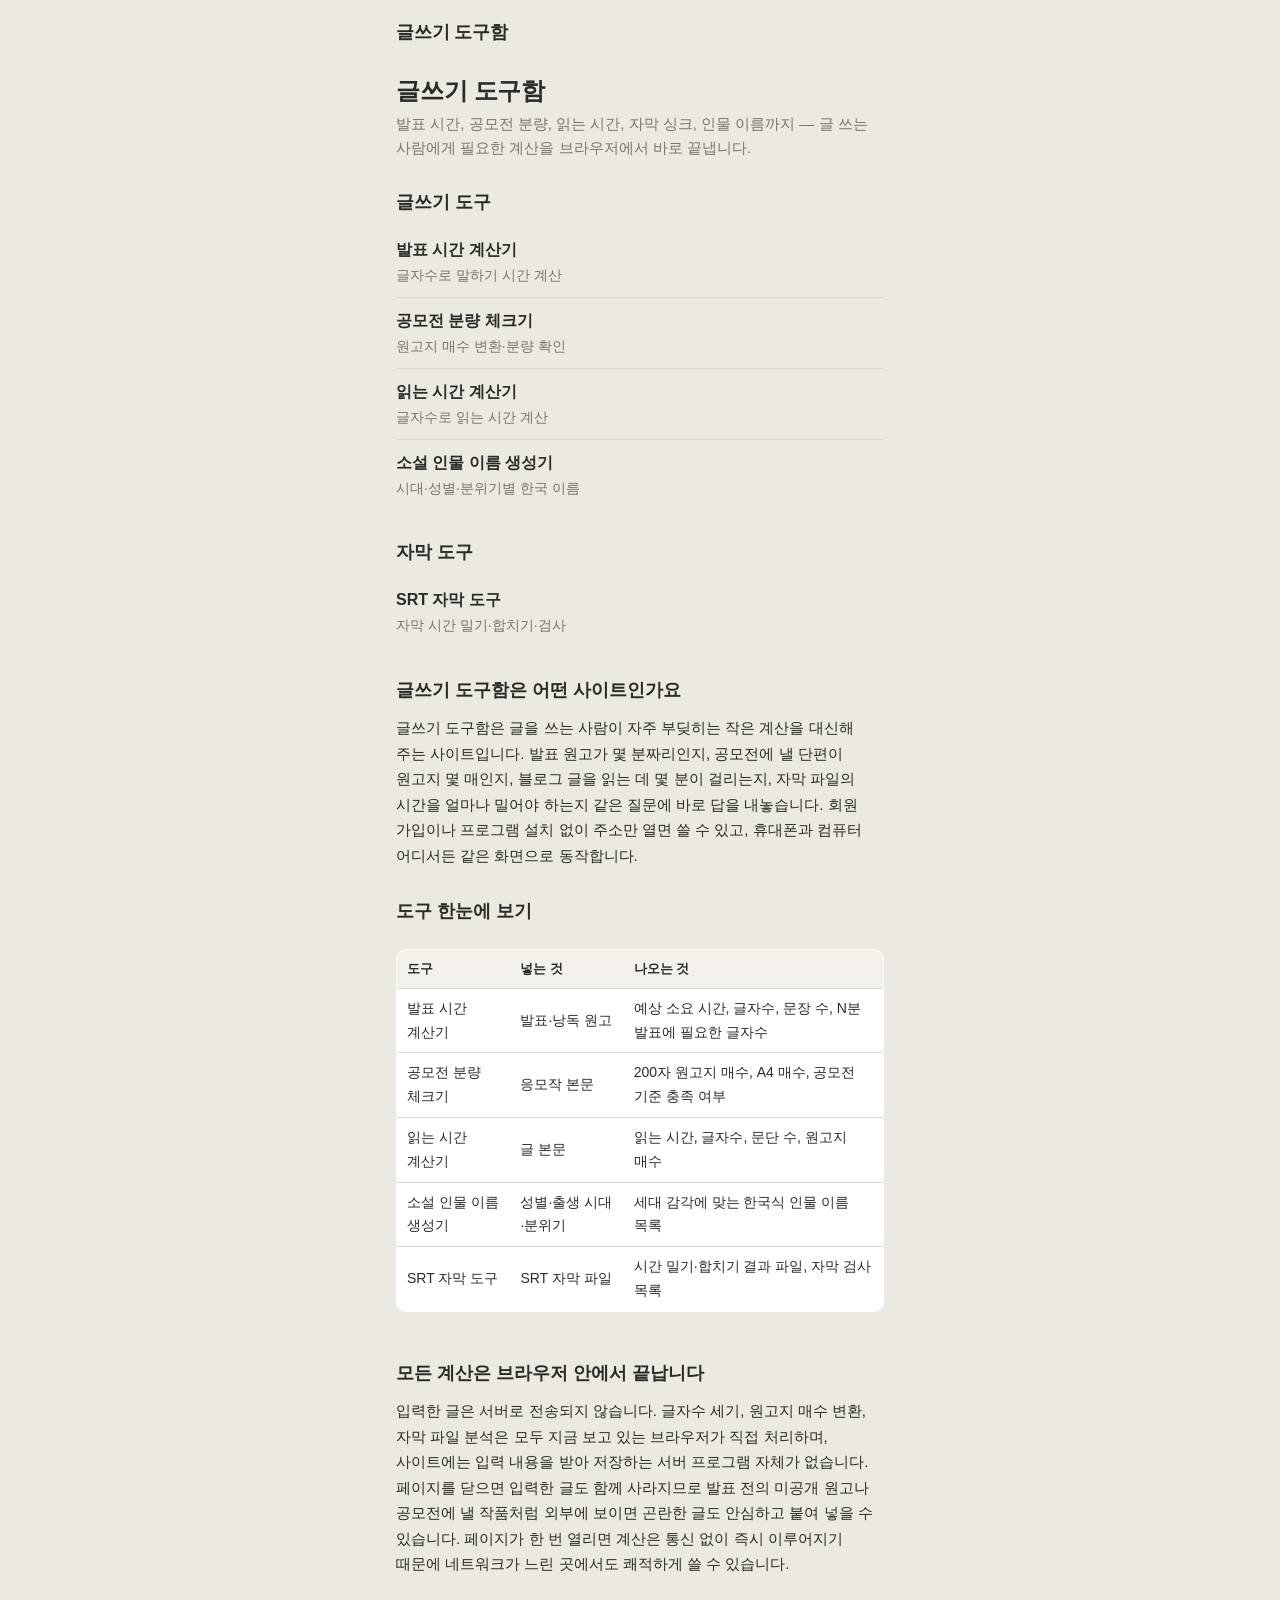
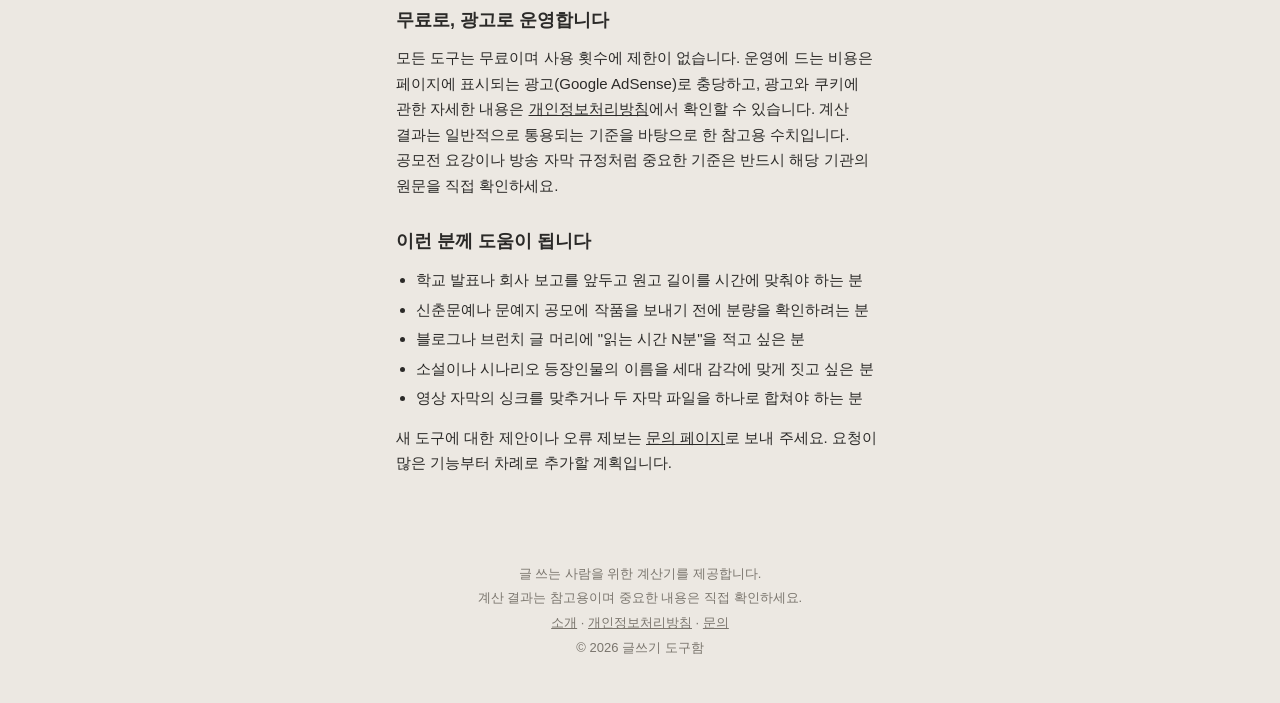
<file: index.html>
<!DOCTYPE html>
<html lang="ko">
<head>
<meta charset="utf-8">
<meta name="viewport" content="width=device-width, initial-scale=1">
<title>글쓰기 도구함 | 발표 시간·공모전 분량·읽는 시간·SRT 자막·인물 이름 생성기</title>
<meta name="description" content="발표 시간 계산기, 공모전 분량 체크기, 읽는 시간 계산기, SRT 자막 도구, 소설 인물 이름 생성기를 무료로 제공합니다. 모든 계산은 브라우저 안에서 처리되어 입력한 글이 서버로 전송되지 않습니다.">
<link rel="canonical" href="https://choi-kwan-u.github.io/tools/">
<meta property="og:type" content="website">
<meta property="og:title" content="글쓰기 도구함 | 발표 시간·공모전 분량·읽는 시간·SRT 자막·인물 이름 생성기">
<meta property="og:description" content="발표 시간 계산기, 공모전 분량 체크기, 읽는 시간 계산기, SRT 자막 도구, 소설 인물 이름 생성기를 무료로 제공합니다. 모든 계산은 브라우저 안에서 처리되어 입력한 글이 서버로 전송되지 않습니다.">
<meta property="og:url" content="https://choi-kwan-u.github.io/tools/">
<meta property="og:site_name" content="글쓰기 도구함">
<meta property="og:locale" content="ko_KR">
<meta name="twitter:card" content="summary">
<link rel="icon" href="data:image/svg+xml,%3Csvg%20xmlns='http://www.w3.org/2000/svg'%20viewBox='0%200%20100%20100'%3E%3Crect%20width='100'%20height='100'%20rx='20'%20fill='%233d3a35'/%3E%3Ctext%20x='50'%20y='70'%20font-size='56'%20text-anchor='middle'%20fill='white'%20font-family='sans-serif'%3E글%3C/text%3E%3C/svg%3E">
<link rel="stylesheet" href="css/style.css">
</head>
<body>
<div class="wrap">
  <div id="site-header"></div>
  <main>
    <h1>글쓰기 도구함</h1>
    <p class="site-intro">발표 시간, 공모전 분량, 읽는 시간, 자막 싱크, 인물 이름까지 — 글 쓰는 사람에게 필요한 계산을 브라우저에서 바로 끝냅니다.</p>

    <h2>글쓰기 도구</h2>
    <ul class="tool-list">
      <li><a href="speech-time/">발표 시간 계산기</a><span class="desc">글자수로 말하기 시간 계산</span></li>
      <li><a href="contest-length/">공모전 분량 체크기</a><span class="desc">원고지 매수 변환·분량 확인</span></li>
      <li><a href="reading-time/">읽는 시간 계산기</a><span class="desc">글자수로 읽는 시간 계산</span></li>
      <li><a href="name-generator/">소설 인물 이름 생성기</a><span class="desc">시대·성별·분위기별 한국 이름</span></li>
    </ul>

    <h2>자막 도구</h2>
    <ul class="tool-list">
      <li><a href="srt-tool/">SRT 자막 도구</a><span class="desc">자막 시간 밀기·합치기·검사</span></li>
    </ul>

    <article class="article">
      <h2>글쓰기 도구함은 어떤 사이트인가요</h2>
      <p>글쓰기 도구함은 글을 쓰는 사람이 자주 부딪히는 작은 계산을 대신해 주는 사이트입니다. 발표 원고가 몇 분짜리인지, 공모전에 낼 단편이 원고지 몇 매인지, 블로그 글을 읽는 데 몇 분이 걸리는지, 자막 파일의 시간을 얼마나 밀어야 하는지 같은 질문에 바로 답을 내놓습니다. 회원 가입이나 프로그램 설치 없이 주소만 열면 쓸 수 있고, 휴대폰과 컴퓨터 어디서든 같은 화면으로 동작합니다.</p>

      <h2>도구 한눈에 보기</h2>
      <div class="table-wrap">
        <table>
          <thead>
            <tr><th>도구</th><th>넣는 것</th><th>나오는 것</th></tr>
          </thead>
          <tbody>
            <tr><td>발표 시간 계산기</td><td>발표·낭독 원고</td><td>예상 소요 시간, 글자수, 문장 수, N분 발표에 필요한 글자수</td></tr>
            <tr><td>공모전 분량 체크기</td><td>응모작 본문</td><td>200자 원고지 매수, A4 매수, 공모전 기준 충족 여부</td></tr>
            <tr><td>읽는 시간 계산기</td><td>글 본문</td><td>읽는 시간, 글자수, 문단 수, 원고지 매수</td></tr>
            <tr><td>소설 인물 이름 생성기</td><td>성별·출생 시대·분위기</td><td>세대 감각에 맞는 한국식 인물 이름 목록</td></tr>
            <tr><td>SRT 자막 도구</td><td>SRT 자막 파일</td><td>시간 밀기·합치기 결과 파일, 자막 검사 목록</td></tr>
          </tbody>
        </table>
      </div>

      <h2>모든 계산은 브라우저 안에서 끝납니다</h2>
      <p>입력한 글은 서버로 전송되지 않습니다. 글자수 세기, 원고지 매수 변환, 자막 파일 분석은 모두 지금 보고 있는 브라우저가 직접 처리하며, 사이트에는 입력 내용을 받아 저장하는 서버 프로그램 자체가 없습니다. 페이지를 닫으면 입력한 글도 함께 사라지므로 발표 전의 미공개 원고나 공모전에 낼 작품처럼 외부에 보이면 곤란한 글도 안심하고 붙여 넣을 수 있습니다. 페이지가 한 번 열리면 계산은 통신 없이 즉시 이루어지기 때문에 네트워크가 느린 곳에서도 쾌적하게 쓸 수 있습니다.</p>

      <h2>무료로, 광고로 운영합니다</h2>
      <p>모든 도구는 무료이며 사용 횟수에 제한이 없습니다. 운영에 드는 비용은 페이지에 표시되는 광고(Google AdSense)로 충당하고, 광고와 쿠키에 관한 자세한 내용은 <a href="privacy.html">개인정보처리방침</a>에서 확인할 수 있습니다. 계산 결과는 일반적으로 통용되는 기준을 바탕으로 한 참고용 수치입니다. 공모전 요강이나 방송 자막 규정처럼 중요한 기준은 반드시 해당 기관의 원문을 직접 확인하세요.</p>

      <h2>이런 분께 도움이 됩니다</h2>
      <ul>
        <li>학교 발표나 회사 보고를 앞두고 원고 길이를 시간에 맞춰야 하는 분</li>
        <li>신춘문예나 문예지 공모에 작품을 보내기 전에 분량을 확인하려는 분</li>
        <li>블로그나 브런치 글 머리에 "읽는 시간 N분"을 적고 싶은 분</li>
        <li>소설이나 시나리오 등장인물의 이름을 세대 감각에 맞게 짓고 싶은 분</li>
        <li>영상 자막의 싱크를 맞추거나 두 자막 파일을 하나로 합쳐야 하는 분</li>
      </ul>
      <p>새 도구에 대한 제안이나 오류 제보는 <a href="contact.html">문의 페이지</a>로 보내 주세요. 요청이 많은 기능부터 차례로 추가할 계획입니다.</p>
    </article>
  </main>

  <div class="ad-slot"><!-- AdSense 코드 자리 --></div>
  <div id="site-footer"></div>
</div>
<script src="js/common.js"></script>
</body>
</html>
</file>
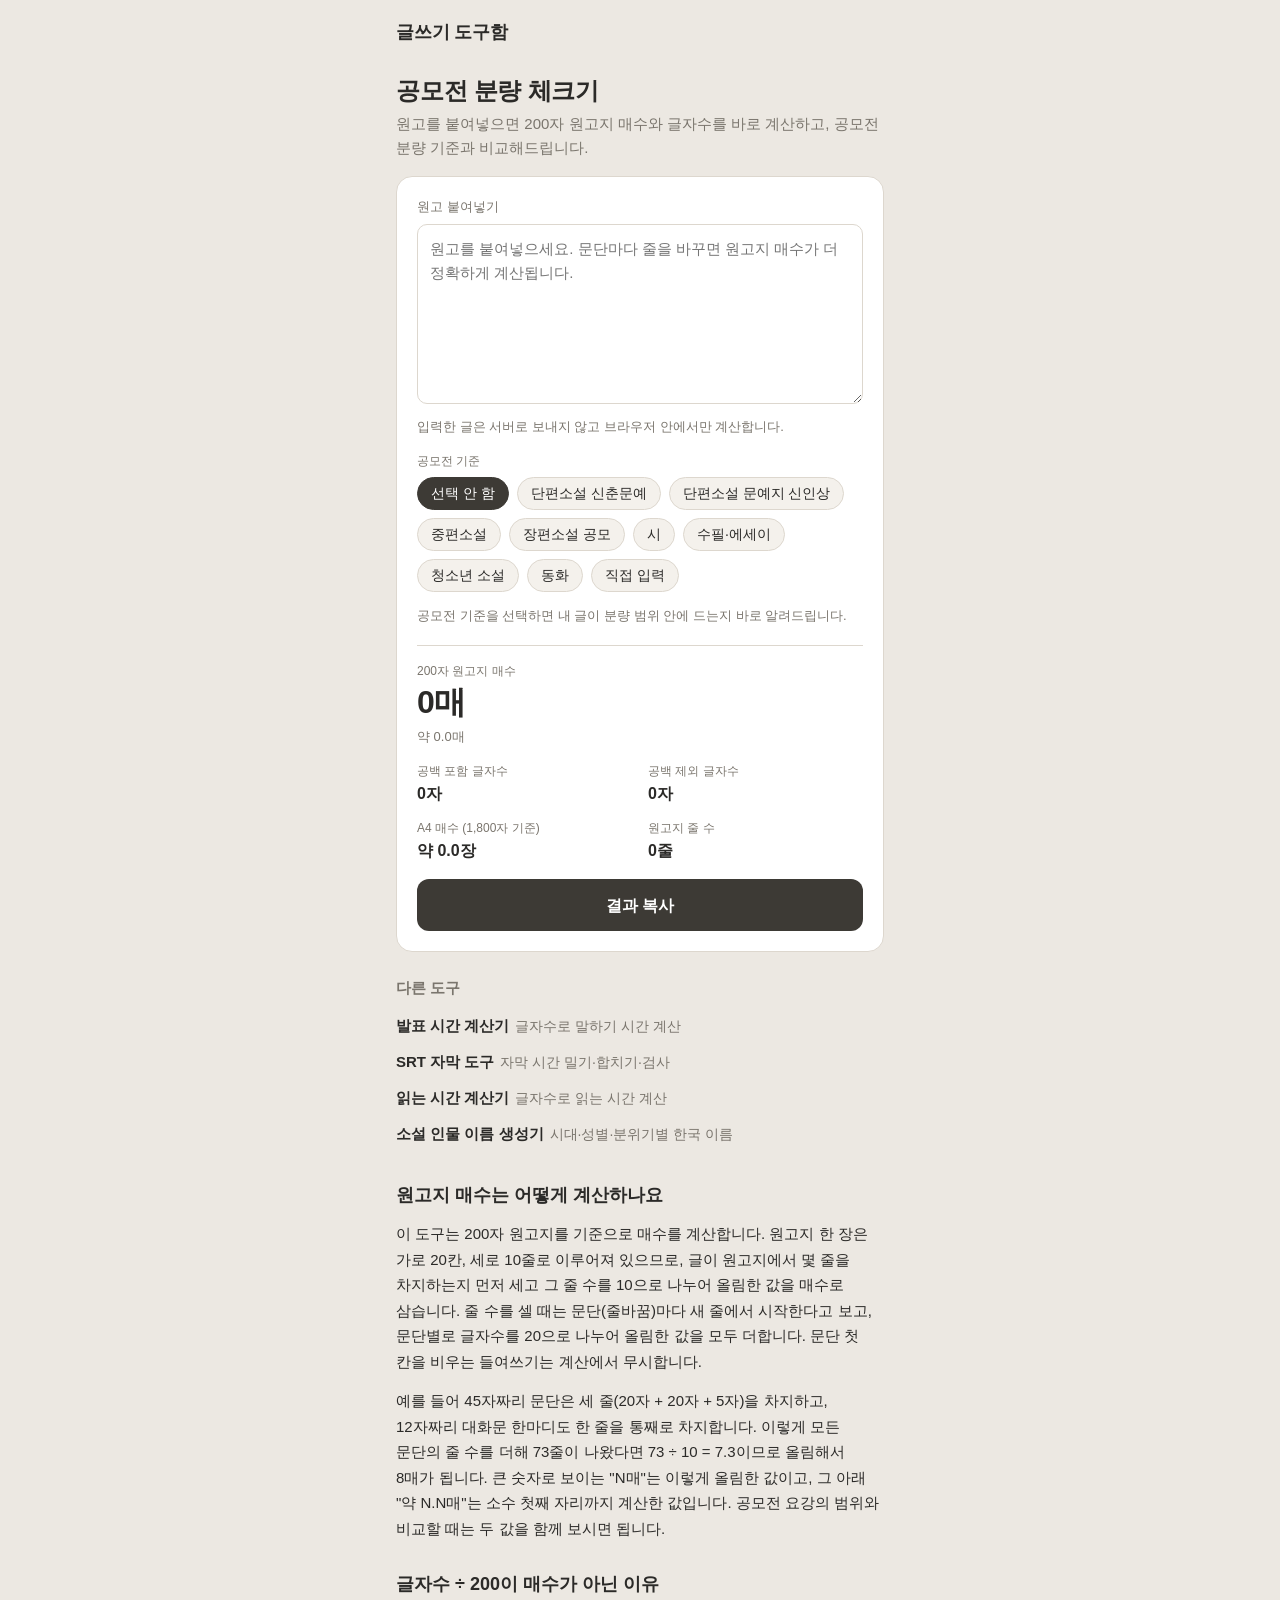
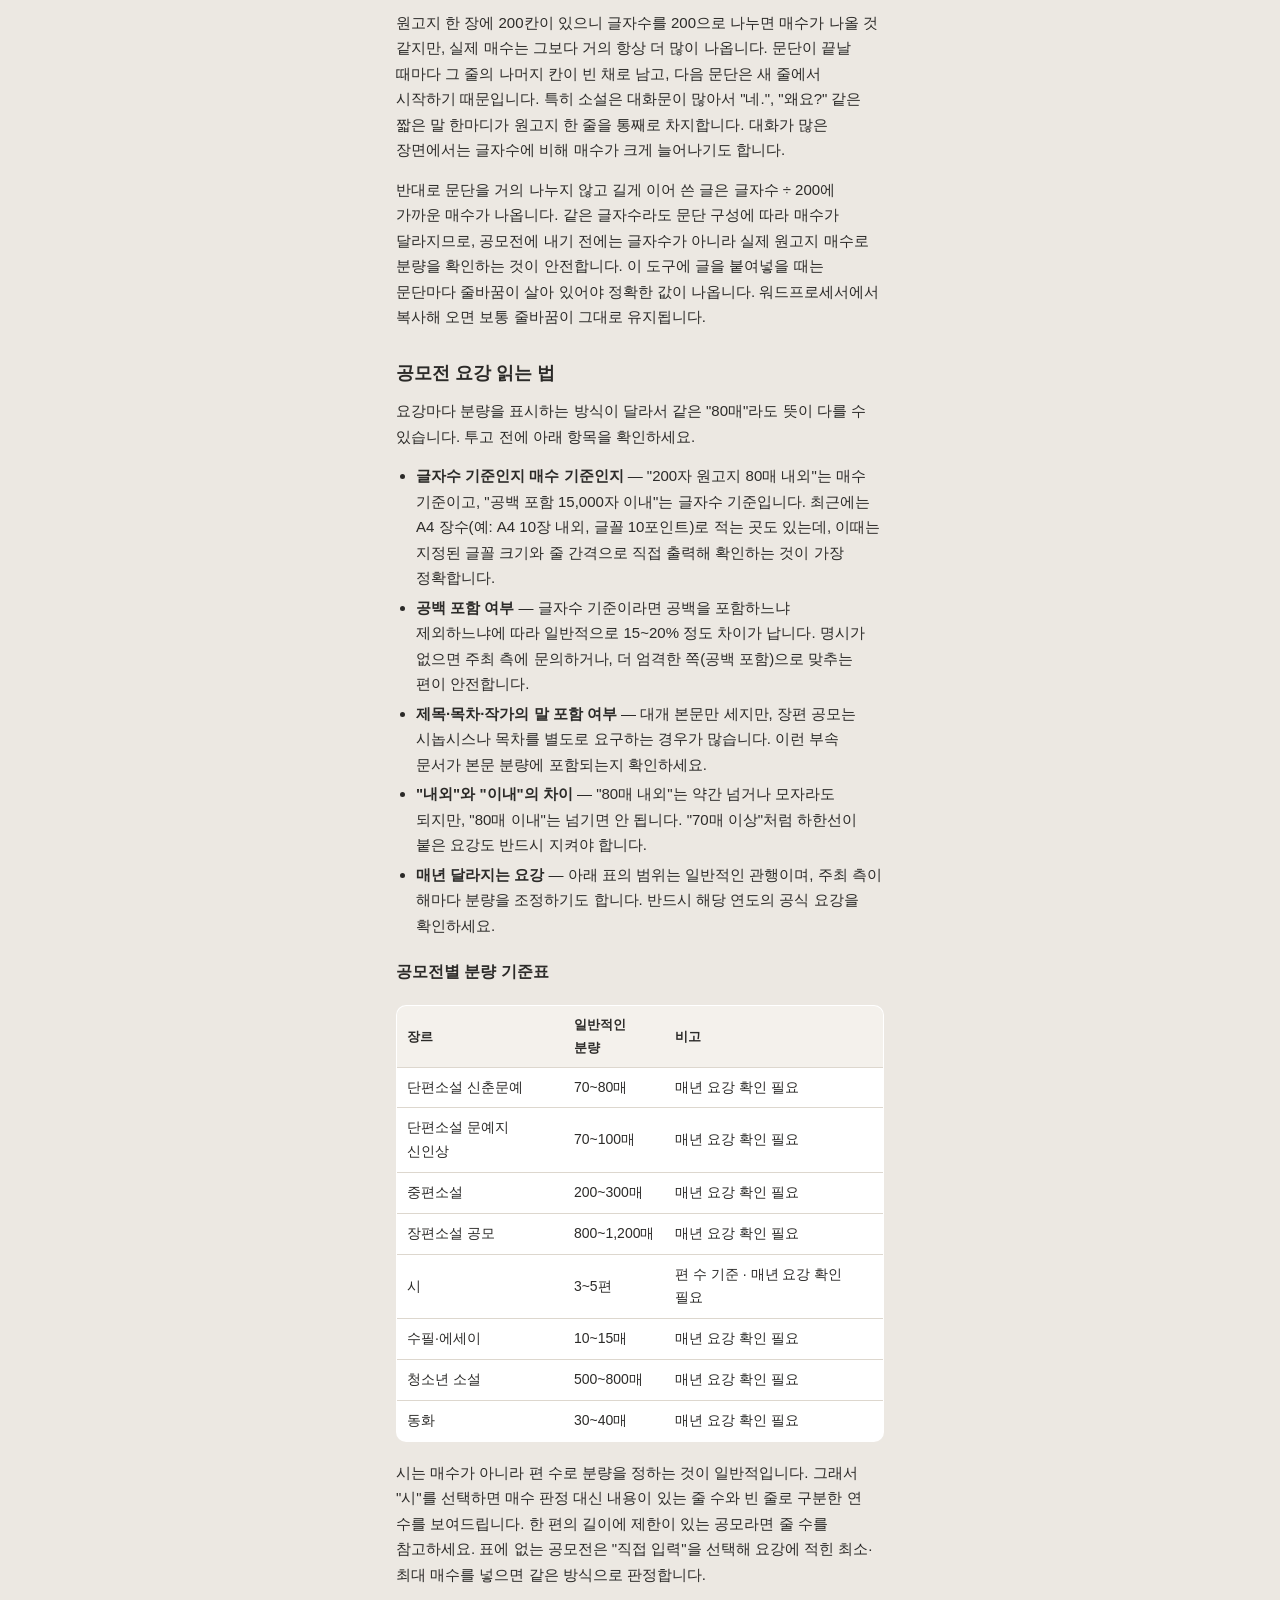
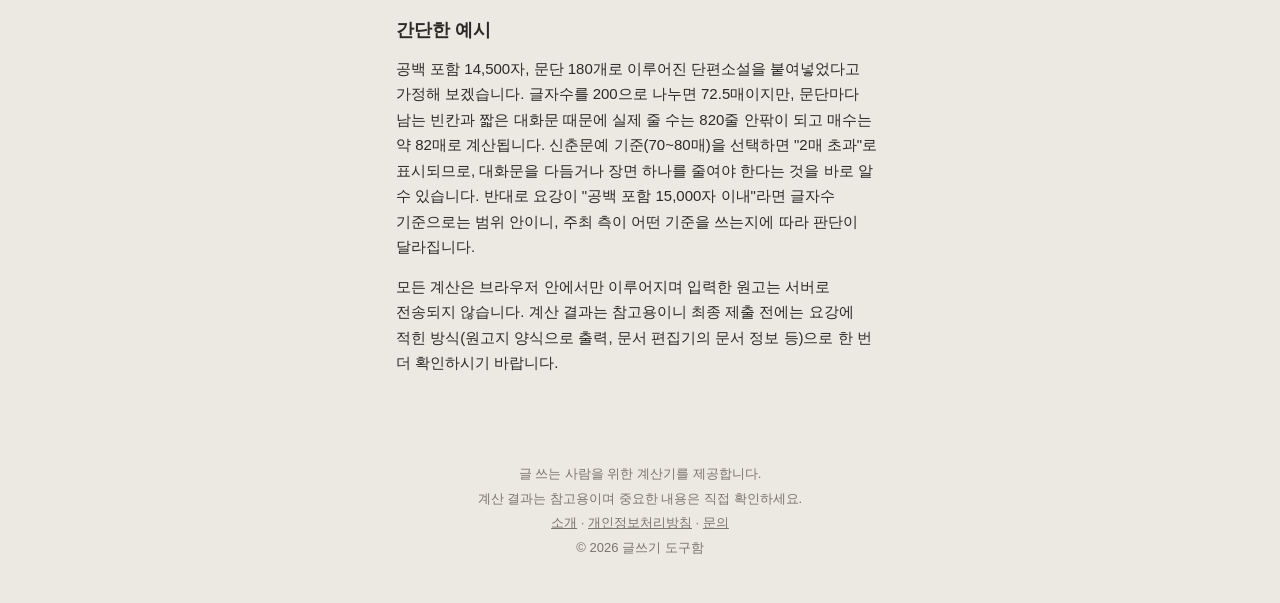
<file: contest-length/index.html>
<!DOCTYPE html>
<html lang="ko">
<head>
<meta charset="utf-8">
<meta name="viewport" content="width=device-width, initial-scale=1">
<title>공모전 분량 체크기 | 원고지 매수 변환 · 신춘문예 단편 분량 확인</title>
<meta name="description" content="원고를 붙여넣으면 200자 원고지 매수와 공백 포함·제외 글자수, A4 매수를 바로 계산합니다. 신춘문예·문예지 신인상·장편 공모 등 분량 기준과 비교해 몇 매가 부족하거나 초과하는지 확인하세요.">
<link rel="canonical" href="https://choi-kwan-u.github.io/tools/contest-length/">
<meta property="og:type" content="website">
<meta property="og:title" content="공모전 분량 체크기 | 원고지 매수 변환 · 신춘문예 단편 분량 확인">
<meta property="og:description" content="원고를 붙여넣으면 200자 원고지 매수와 공백 포함·제외 글자수, A4 매수를 바로 계산합니다. 신춘문예·문예지 신인상·장편 공모 등 분량 기준과 비교해 몇 매가 부족하거나 초과하는지 확인하세요.">
<meta property="og:url" content="https://choi-kwan-u.github.io/tools/contest-length/">
<meta property="og:site_name" content="글쓰기 도구함">
<meta property="og:locale" content="ko_KR">
<meta name="twitter:card" content="summary">
<link rel="icon" href="data:image/svg+xml,%3Csvg xmlns='http://www.w3.org/2000/svg' viewBox='0 0 100 100'%3E%3Crect width='100' height='100' rx='20' fill='%233d3a35'/%3E%3Ctext x='50' y='70' font-size='56' text-anchor='middle' fill='white' font-family='sans-serif'%3E글%3C/text%3E%3C/svg%3E">
<link rel="stylesheet" href="../css/style.css">
<style>
  .poem-row { display: flex; flex-wrap: wrap; gap: 12px 24px; margin-top: 12px; }
  .poem-row .plabel { display: block; font-size: 12px; color: var(--muted); }
  .poem-row .pvalue { display: block; font-size: 16px; font-weight: 600; }
</style>
</head>
<body>
<div class="wrap">
  <div id="site-header"></div>
  <main>
    <h1>공모전 분량 체크기</h1>
    <p class="lead">원고를 붙여넣으면 200자 원고지 매수와 글자수를 바로 계산하고, 공모전 분량 기준과 비교해드립니다.</p>

    <section class="card">
      <div class="field">
        <label class="field-label" for="text">원고 붙여넣기</label>
        <textarea id="text" placeholder="원고를 붙여넣으세요. 문단마다 줄을 바꾸면 원고지 매수가 더 정확하게 계산됩니다." spellcheck="false"></textarea>
        <p class="hint">입력한 글은 서버로 보내지 않고 브라우저 안에서만 계산합니다.</p>
      </div>

      <div class="chip-group">
        <p class="chip-group-title">공모전 기준</p>
        <div class="chips" data-name="genre"></div>
      </div>

      <div id="custom-range" class="field hidden">
        <p class="field-label">직접 입력 (원고지 매수)</p>
        <div class="field-row">
          <input type="number" id="custom-min" class="inline-input" min="1" max="5000" step="1" inputmode="numeric" placeholder="최소" aria-label="최소 매수">
          <span class="unit">매 ~</span>
          <input type="number" id="custom-max" class="inline-input" min="1" max="5000" step="1" inputmode="numeric" placeholder="최대" aria-label="최대 매수">
          <span class="unit">매</span>
        </div>
        <p class="hint" id="custom-hint">1~5,000 사이의 숫자로 입력하세요. 예: 70 ~ 80</p>
      </div>

      <p class="hint" id="criteria-info">공모전 기준을 선택하면 내 글이 분량 범위 안에 드는지 바로 알려드립니다.</p>

      <div class="result">
        <p class="result-label">200자 원고지 매수</p>
        <p class="result-big" id="sheets">0매</p>
        <p class="hint" id="sheets-exact">약 0.0매</p>
        <div aria-live="polite"><span class="status hidden" id="status"></span></div>
        <div id="poem-info" class="poem-row hidden">
          <div><span class="plabel">줄 수 (내용 있는 줄)</span><span class="pvalue" id="poem-lines">0줄</span></div>
          <div><span class="plabel">연 수 (빈 줄로 구분)</span><span class="pvalue" id="poem-stanzas">0연</span></div>
        </div>
        <div class="result-grid">
          <div class="result-item"><span class="label">공백 포함 글자수</span><span class="value" id="with-spaces">0자</span></div>
          <div class="result-item"><span class="label">공백 제외 글자수</span><span class="value" id="without-spaces">0자</span></div>
          <div class="result-item"><span class="label">A4 매수 (1,800자 기준)</span><span class="value" id="a4-pages">약 0.0장</span></div>
          <div class="result-item"><span class="label">원고지 줄 수</span><span class="value" id="manuscript-lines">0줄</span></div>
        </div>
      </div>

      <button type="button" class="btn-primary" id="copy-btn">결과 복사</button>
    </section>

    <div class="ad-slot"><!-- AdSense 코드 자리 --></div>

    <nav class="other-tools" aria-label="다른 도구">
      <h2>다른 도구</h2>
      <ul>
        <li><a href="../speech-time/">발표 시간 계산기</a><span class="desc">글자수로 말하기 시간 계산</span></li>
        <li><a href="../srt-tool/">SRT 자막 도구</a><span class="desc">자막 시간 밀기·합치기·검사</span></li>
        <li><a href="../reading-time/">읽는 시간 계산기</a><span class="desc">글자수로 읽는 시간 계산</span></li>
        <li><a href="../name-generator/">소설 인물 이름 생성기</a><span class="desc">시대·성별·분위기별 한국 이름</span></li>
      </ul>
    </nav>

    <article class="article">
      <h2>원고지 매수는 어떻게 계산하나요</h2>
      <p>이 도구는 200자 원고지를 기준으로 매수를 계산합니다. 원고지 한 장은 가로 20칸, 세로 10줄로 이루어져 있으므로, 글이 원고지에서 몇 줄을 차지하는지 먼저 세고 그 줄 수를 10으로 나누어 올림한 값을 매수로 삼습니다. 줄 수를 셀 때는 문단(줄바꿈)마다 새 줄에서 시작한다고 보고, 문단별로 글자수를 20으로 나누어 올림한 값을 모두 더합니다. 문단 첫 칸을 비우는 들여쓰기는 계산에서 무시합니다.</p>
      <p>예를 들어 45자짜리 문단은 세 줄(20자 + 20자 + 5자)을 차지하고, 12자짜리 대화문 한마디도 한 줄을 통째로 차지합니다. 이렇게 모든 문단의 줄 수를 더해 73줄이 나왔다면 73 ÷ 10 = 7.3이므로 올림해서 8매가 됩니다. 큰 숫자로 보이는 "N매"는 이렇게 올림한 값이고, 그 아래 "약 N.N매"는 소수 첫째 자리까지 계산한 값입니다. 공모전 요강의 범위와 비교할 때는 두 값을 함께 보시면 됩니다.</p>

      <h2>글자수 ÷ 200이 매수가 아닌 이유</h2>
      <p>원고지 한 장에 200칸이 있으니 글자수를 200으로 나누면 매수가 나올 것 같지만, 실제 매수는 그보다 거의 항상 더 많이 나옵니다. 문단이 끝날 때마다 그 줄의 나머지 칸이 빈 채로 남고, 다음 문단은 새 줄에서 시작하기 때문입니다. 특히 소설은 대화문이 많아서 "네.", "왜요?" 같은 짧은 말 한마디가 원고지 한 줄을 통째로 차지합니다. 대화가 많은 장면에서는 글자수에 비해 매수가 크게 늘어나기도 합니다.</p>
      <p>반대로 문단을 거의 나누지 않고 길게 이어 쓴 글은 글자수 ÷ 200에 가까운 매수가 나옵니다. 같은 글자수라도 문단 구성에 따라 매수가 달라지므로, 공모전에 내기 전에는 글자수가 아니라 실제 원고지 매수로 분량을 확인하는 것이 안전합니다. 이 도구에 글을 붙여넣을 때는 문단마다 줄바꿈이 살아 있어야 정확한 값이 나옵니다. 워드프로세서에서 복사해 오면 보통 줄바꿈이 그대로 유지됩니다.</p>

      <h2>공모전 요강 읽는 법</h2>
      <p>요강마다 분량을 표시하는 방식이 달라서 같은 "80매"라도 뜻이 다를 수 있습니다. 투고 전에 아래 항목을 확인하세요.</p>
      <ul>
        <li><strong>글자수 기준인지 매수 기준인지</strong> — "200자 원고지 80매 내외"는 매수 기준이고, "공백 포함 15,000자 이내"는 글자수 기준입니다. 최근에는 A4 장수(예: A4 10장 내외, 글꼴 10포인트)로 적는 곳도 있는데, 이때는 지정된 글꼴 크기와 줄 간격으로 직접 출력해 확인하는 것이 가장 정확합니다.</li>
        <li><strong>공백 포함 여부</strong> — 글자수 기준이라면 공백을 포함하느냐 제외하느냐에 따라 일반적으로 15~20% 정도 차이가 납니다. 명시가 없으면 주최 측에 문의하거나, 더 엄격한 쪽(공백 포함)으로 맞추는 편이 안전합니다.</li>
        <li><strong>제목·목차·작가의 말 포함 여부</strong> — 대개 본문만 세지만, 장편 공모는 시놉시스나 목차를 별도로 요구하는 경우가 많습니다. 이런 부속 문서가 본문 분량에 포함되는지 확인하세요.</li>
        <li><strong>"내외"와 "이내"의 차이</strong> — "80매 내외"는 약간 넘거나 모자라도 되지만, "80매 이내"는 넘기면 안 됩니다. "70매 이상"처럼 하한선이 붙은 요강도 반드시 지켜야 합니다.</li>
        <li><strong>매년 달라지는 요강</strong> — 아래 표의 범위는 일반적인 관행이며, 주최 측이 해마다 분량을 조정하기도 합니다. 반드시 해당 연도의 공식 요강을 확인하세요.</li>
      </ul>

      <h3>공모전별 분량 기준표</h3>
      <div class="table-wrap">
        <table>
          <thead>
            <tr><th>장르</th><th>일반적인 분량</th><th>비고</th></tr>
          </thead>
          <tbody>
            <tr><td>단편소설 신춘문예</td><td>70~80매</td><td>매년 요강 확인 필요</td></tr>
            <tr><td>단편소설 문예지 신인상</td><td>70~100매</td><td>매년 요강 확인 필요</td></tr>
            <tr><td>중편소설</td><td>200~300매</td><td>매년 요강 확인 필요</td></tr>
            <tr><td>장편소설 공모</td><td>800~1,200매</td><td>매년 요강 확인 필요</td></tr>
            <tr><td>시</td><td>3~5편</td><td>편 수 기준 · 매년 요강 확인 필요</td></tr>
            <tr><td>수필·에세이</td><td>10~15매</td><td>매년 요강 확인 필요</td></tr>
            <tr><td>청소년 소설</td><td>500~800매</td><td>매년 요강 확인 필요</td></tr>
            <tr><td>동화</td><td>30~40매</td><td>매년 요강 확인 필요</td></tr>
          </tbody>
        </table>
      </div>
      <p>시는 매수가 아니라 편 수로 분량을 정하는 것이 일반적입니다. 그래서 "시"를 선택하면 매수 판정 대신 내용이 있는 줄 수와 빈 줄로 구분한 연 수를 보여드립니다. 한 편의 길이에 제한이 있는 공모라면 줄 수를 참고하세요. 표에 없는 공모전은 "직접 입력"을 선택해 요강에 적힌 최소·최대 매수를 넣으면 같은 방식으로 판정합니다.</p>

      <h2>간단한 예시</h2>
      <p>공백 포함 14,500자, 문단 180개로 이루어진 단편소설을 붙여넣었다고 가정해 보겠습니다. 글자수를 200으로 나누면 72.5매이지만, 문단마다 남는 빈칸과 짧은 대화문 때문에 실제 줄 수는 820줄 안팎이 되고 매수는 약 82매로 계산됩니다. 신춘문예 기준(70~80매)을 선택하면 "2매 초과"로 표시되므로, 대화문을 다듬거나 장면 하나를 줄여야 한다는 것을 바로 알 수 있습니다. 반대로 요강이 "공백 포함 15,000자 이내"라면 글자수 기준으로는 범위 안이니, 주최 측이 어떤 기준을 쓰는지에 따라 판단이 달라집니다.</p>
      <p>모든 계산은 브라우저 안에서만 이루어지며 입력한 원고는 서버로 전송되지 않습니다. 계산 결과는 참고용이니 최종 제출 전에는 요강에 적힌 방식(원고지 양식으로 출력, 문서 편집기의 문서 정보 등)으로 한 번 더 확인하시기 바랍니다.</p>
    </article>
  </main>

  <div class="ad-slot"><!-- AdSense 코드 자리 --></div>
  <div id="site-footer"></div>
</div>
<script src="../js/common.js"></script>
<script>
(function () {
  'use strict';

  /* 공모전 분량 기준표 — 일반적 관행 범위. 매년 요강 확인 필요. */
  var CRITERIA = [
    { key: 'short-newspaper', label: '단편소설 신춘문예',      min: 70,  max: 80,   unit: '매', note: '매년 요강 확인 필요' },
    { key: 'short-magazine',  label: '단편소설 문예지 신인상', min: 70,  max: 100,  unit: '매', note: '매년 요강 확인 필요' },
    { key: 'novella',         label: '중편소설',              min: 200, max: 300,  unit: '매', note: '매년 요강 확인 필요' },
    { key: 'novel',           label: '장편소설 공모',         min: 800, max: 1200, unit: '매', note: '매년 요강 확인 필요' },
    { key: 'poem',            label: '시',                   min: 3,   max: 5,    unit: '편', note: '매년 요강 확인 필요' },
    { key: 'essay',           label: '수필·에세이',           min: 10,  max: 15,   unit: '매', note: '매년 요강 확인 필요' },
    { key: 'young-adult',     label: '청소년 소설',           min: 500, max: 800,  unit: '매', note: '매년 요강 확인 필요' },
    { key: 'children',        label: '동화',                 min: 30,  max: 40,   unit: '매', note: '매년 요강 확인 필요' }
  ];
  var CUSTOM_MIN = 1;
  var CUSTOM_MAX = 5000;
  var CUSTOM_HINT_DEFAULT = '1~5,000 사이의 숫자로 입력하세요. 예: 70 ~ 80';
  var INFO_NONE = '공모전 기준을 선택하면 내 글이 분량 범위 안에 드는지 바로 알려드립니다.';

  function $(id) { return document.getElementById(id); }

  var textEl = $('text');
  var chipsEl = document.querySelector('[data-name="genre"]');
  var customBox = $('custom-range');
  var minEl = $('custom-min');
  var maxEl = $('custom-max');
  var customHint = $('custom-hint');
  var infoEl = $('criteria-info');
  var bigEl = $('sheets');
  var exactEl = $('sheets-exact');
  var statusEl = $('status');
  var poemBox = $('poem-info');
  var poemLinesEl = $('poem-lines');
  var poemStanzasEl = $('poem-stanzas');
  var withEl = $('with-spaces');
  var withoutEl = $('without-spaces');
  var a4El = $('a4-pages');
  var linesEl = $('manuscript-lines');
  var copyBtn = $('copy-btn');

  var fmt = Tools.formatNumber;

  /* 소수 첫째 자리 고정 + 천 단위 구분 (예: 1,234.5 / 91.0)
     Tools.formatNumber 는 소수 자리를 고정할 수 없어(91 → '91') 같은 ko-KR 로캘로 직접 포맷한다. */
  function fmt1(n) {
    n = Number(n);
    if (!isFinite(n)) n = 0;
    return n.toLocaleString('ko-KR', { minimumFractionDigits: 1, maximumFractionDigits: 1 });
  }

  function rangeText(min, max, unit) {
    return fmt(min) + '~' + fmt(max) + unit;
  }

  function findCriteria(key) {
    for (var i = 0; i < CRITERIA.length; i++) {
      if (CRITERIA[i].key === key) return CRITERIA[i];
    }
    return null;
  }

  /* 연 수: 빈 줄로 구분된 덩어리 수.
     빈 줄 판정은 줄 수(Tools.count().nonEmptyLines)와 같은 trim() 기준이라
     공백·탭·전각공백은 물론 NBSP(U+00A0)·EM SPACE 등 유니코드 공백만 있는 줄도 빈 줄로 본다.
     (웹에서 복사한 시는 연 구분이 NBSP 줄로 들어오는 경우가 흔함) */
  function countStanzas(text) {
    var lines = String(text == null ? '' : text).replace(/\r\n?/g, '\n').split('\n');
    var stanzas = 0;
    var inStanza = false;
    for (var i = 0; i < lines.length; i++) {
      if (lines[i].trim().length > 0) {
        if (!inStanza) { stanzas++; inStanza = true; }
      } else {
        inStanza = false;
      }
    }
    return stanzas;
  }

  /* ---------- 칩 생성: 선택 안 함 → 기준표 → 직접 입력 ---------- */
  function makeChip(value, label, active) {
    var b = document.createElement('button');
    b.type = 'button';
    b.className = active ? 'chip is-active' : 'chip';
    b.setAttribute('data-value', value);
    b.textContent = label;
    return b;
  }
  chipsEl.appendChild(makeChip('none', '선택 안 함', true));
  CRITERIA.forEach(function (c) { chipsEl.appendChild(makeChip(c.key, c.label, false)); });
  chipsEl.appendChild(makeChip('custom', '직접 입력', false));

  var genre = Tools.initChips(chipsEl, function (value) {
    customBox.classList.toggle('hidden', value !== 'custom');
    if (value === 'custom' && minEl.value === '' && maxEl.value === '') minEl.focus();
    update();
  });

  /* ---------- 표시 헬퍼 ---------- */
  function setStatus(level, text) {
    statusEl.className = 'status status-' + level;
    statusEl.textContent = text;
  }
  function hideStatus() {
    statusEl.className = 'status hidden';
    statusEl.textContent = '';
  }
  function setInfo(text) { infoEl.textContent = text; }
  function setCustomHint(text, bad) {
    customHint.textContent = text;
    customHint.classList.toggle('text-bad', !!bad);
  }

  /* 직접 입력 검증: 둘 다 입력, 1~5000 사이의 정수(소수는 반올림하지 않고 안내), 최소 ≤ 최대.
     실패 시 hint(입력칸 아래 안내) · bad(안내를 빨갛게) · status(배지 문구) · reason(복사 문구에 적는 사유) 반환 */
  function readCustomRange() {
    var rawMin = String(minEl.value == null ? '' : minEl.value).trim();
    var rawMax = String(maxEl.value == null ? '' : maxEl.value).trim();
    if (rawMin === '' || rawMax === '') {
      return {
        ok: false, bad: false, hint: CUSTOM_HINT_DEFAULT,
        status: '최소·최대 매수를 입력하세요', reason: '최소·최대 매수 미입력'
      };
    }
    var min = Tools.toNumber(rawMin, NaN);
    var max = Tools.toNumber(rawMax, NaN);
    var inRange = function (n) { return isFinite(n) && n >= CUSTOM_MIN && n <= CUSTOM_MAX; };
    if (!inRange(min) || !inRange(max)) {
      return {
        ok: false, bad: true, hint: '최소·최대 매수는 1~5,000 사이의 숫자로 입력하세요.',
        status: '입력값을 확인하세요', reason: '입력값이 1~5,000 범위 밖'
      };
    }
    if (!Number.isInteger(min) || !Number.isInteger(max)) {
      return {
        ok: false, bad: true, hint: '매수는 소수점 없이 정수로 입력하세요. 예: 70.5 → 70 또는 71',
        status: '입력값을 확인하세요', reason: '정수가 아닌 값 입력'
      };
    }
    if (min > max) {
      return {
        ok: false, bad: true,
        hint: '최소 매수(' + fmt(min) + '매)가 최대 매수(' + fmt(max) + '매)보다 큽니다. 최소는 최대보다 작거나 같게 입력하세요.',
        status: '최소 매수가 최대 매수보다 큽니다',
        reason: '최소 ' + fmt(min) + '매가 최대 ' + fmt(max) + '매보다 큼'
      };
    }
    return { ok: true, min: min, max: max };
  }

  /* 결과 복사용 기준 요약 줄 (update 에서 갱신) */
  var verdictLine = '';

  /* ---------- 실시간 갱신 ---------- */
  function update() {
    var text = textEl.value;
    var c = Tools.count(text);
    var sheets = c.manuscriptSheets;

    bigEl.textContent = fmt(sheets) + '매';
    exactEl.textContent = '약 ' + fmt1(c.manuscriptSheetsExact) + '매';
    withEl.textContent = fmt(c.withSpaces) + '자';
    withoutEl.textContent = fmt(c.withoutSpaces) + '자';
    a4El.textContent = '약 ' + fmt1(c.a4Pages) + '장';
    linesEl.textContent = fmt(c.manuscriptLines) + '줄';

    var key = genre.value;
    poemBox.classList.add('hidden');
    verdictLine = '';

    if (key === 'none') {
      hideStatus();
      setInfo(INFO_NONE);
      return;
    }

    if (key === 'poem') {
      var p = findCriteria('poem');
      var stanzas = countStanzas(text);
      poemBox.classList.remove('hidden');
      poemLinesEl.textContent = fmt(c.nonEmptyLines) + '줄';
      poemStanzasEl.textContent = fmt(stanzas) + '연';
      setInfo('기준: ' + p.label + ' ' + rangeText(p.min, p.max, p.unit) + ' · ' + p.note);
      setStatus('warn', '시는 편 수(3~5편) 기준이라 줄·연 수를 보여드립니다');
      verdictLine = '기준: ' + p.label + ' ' + rangeText(p.min, p.max, p.unit) +
        ' · 줄 수 ' + fmt(c.nonEmptyLines) + '줄 · 연 수 ' + fmt(stanzas) + '연';
      return;
    }

    var range;
    var label;
    if (key === 'custom') {
      var r = readCustomRange();
      if (!r.ok) {
        setCustomHint(r.hint, r.bad);
        setInfo('기준: 직접 입력 · 최소·최대 매수를 입력하면 범위 안인지 판정합니다.');
        setStatus('warn', r.status);
        verdictLine = '기준: 직접 입력 (' + r.reason + ')';
        return;
      }
      setCustomHint(CUSTOM_HINT_DEFAULT, false);
      range = r;
      label = '직접 입력';
      setInfo('기준: 직접 입력 ' + rangeText(r.min, r.max, '매'));
    } else {
      var cr = findCriteria(key);
      if (!cr) {
        hideStatus();
        setInfo(INFO_NONE);
        return;
      }
      range = cr;
      label = cr.label;
      setInfo('기준: ' + cr.label + ' ' + rangeText(cr.min, cr.max, cr.unit) + ' · ' + cr.note);
    }

    var verdict;
    if (sheets < range.min) {
      verdict = fmt(range.min - sheets) + '매 부족';
      setStatus('bad', verdict);
    } else if (sheets > range.max) {
      verdict = fmt(sheets - range.max) + '매 초과';
      setStatus('bad', verdict);
    } else {
      verdict = '범위 안';
      setStatus('ok', verdict);
    }
    verdictLine = '기준: ' + label + ' ' + rangeText(range.min, range.max, '매') + ' → ' + verdict;
  }

  /* ---------- 결과 복사 ---------- */
  function buildSummary() {
    var c = Tools.count(textEl.value);
    var lines = [
      '원고지 ' + fmt(c.manuscriptSheets) + '매 (약 ' + fmt1(c.manuscriptSheetsExact) + '매, ' + fmt(c.manuscriptLines) + '줄)',
      '글자수 공백 포함 ' + fmt(c.withSpaces) + '자 · 공백 제외 ' + fmt(c.withoutSpaces) + '자',
      'A4 약 ' + fmt1(c.a4Pages) + '장 (1,800자 기준)'
    ];
    if (verdictLine) lines.push(verdictLine);
    return lines.join('\n');
  }

  copyBtn.addEventListener('click', function () {
    Tools.copyText(buildSummary(), copyBtn);
  });

  textEl.addEventListener('input', update);
  minEl.addEventListener('input', update);
  maxEl.addEventListener('input', update);

  update();
})();
</script>
</body>
</html>
</file>
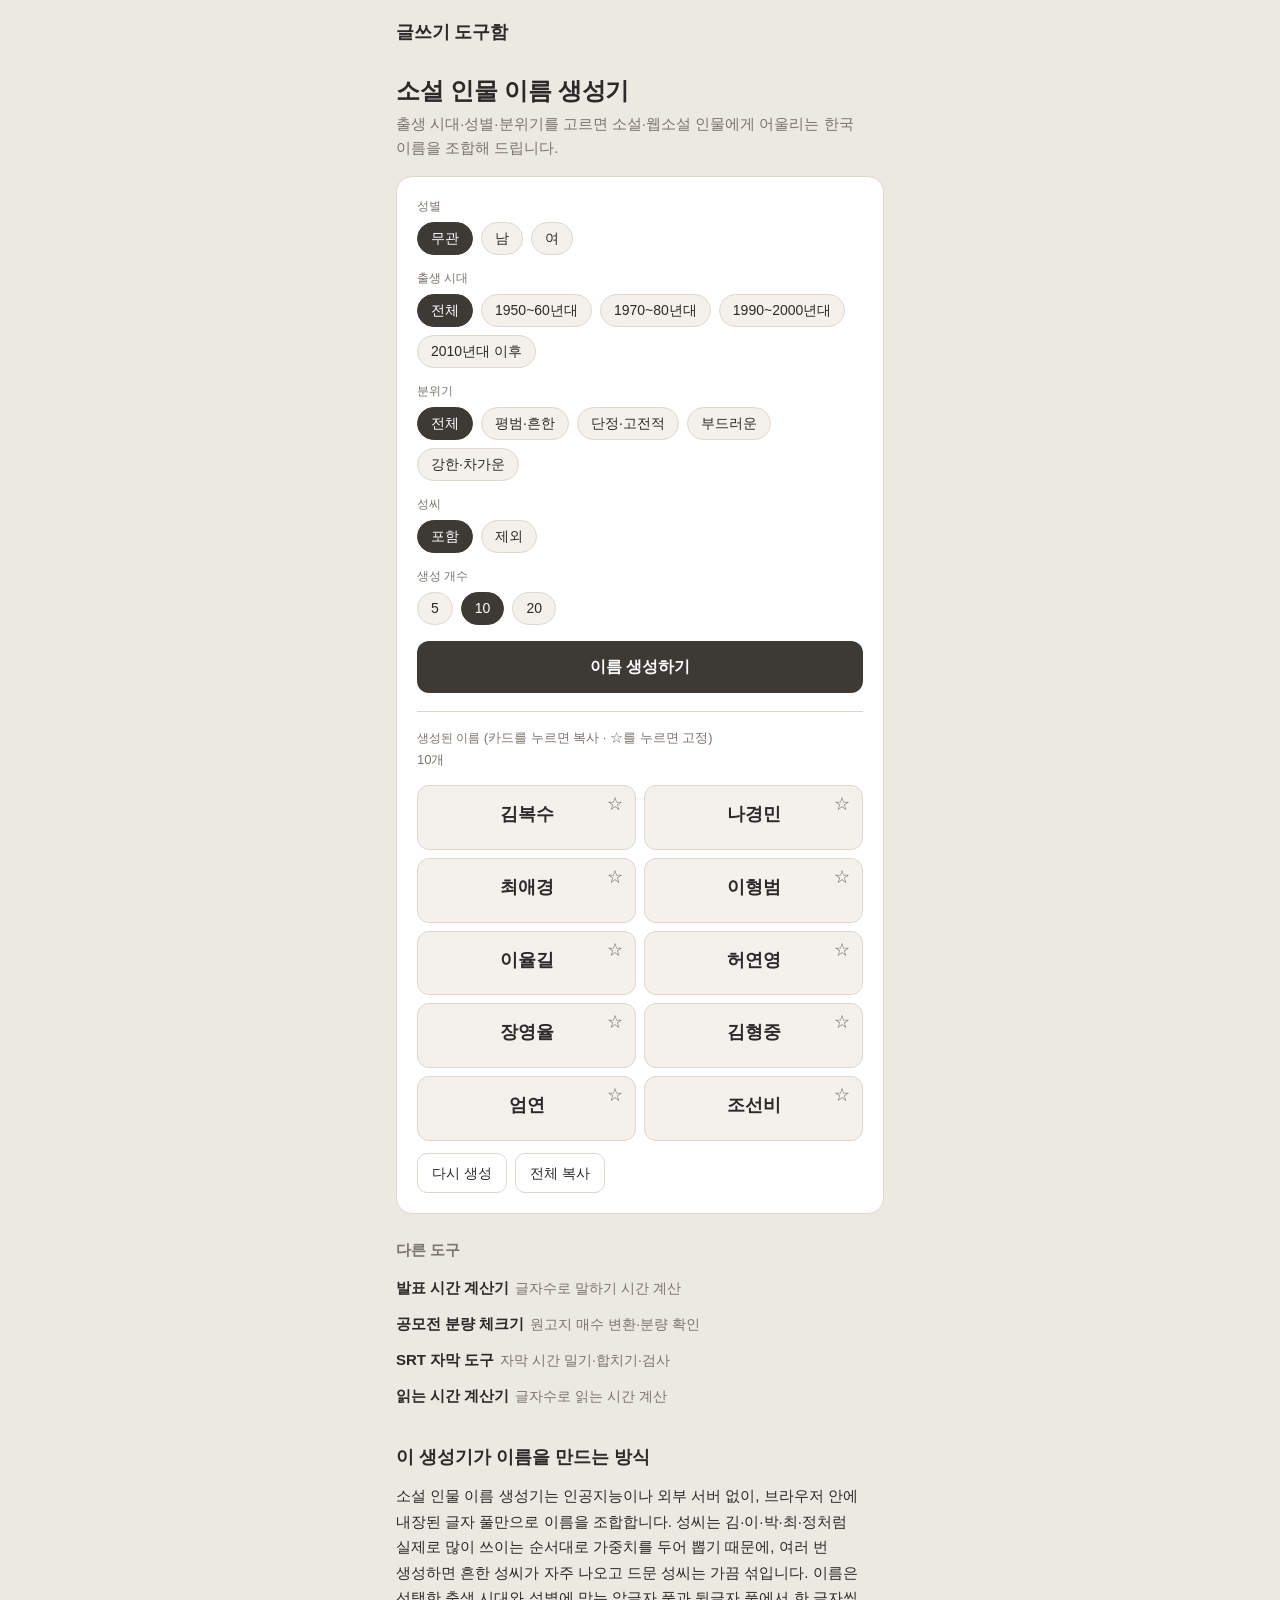
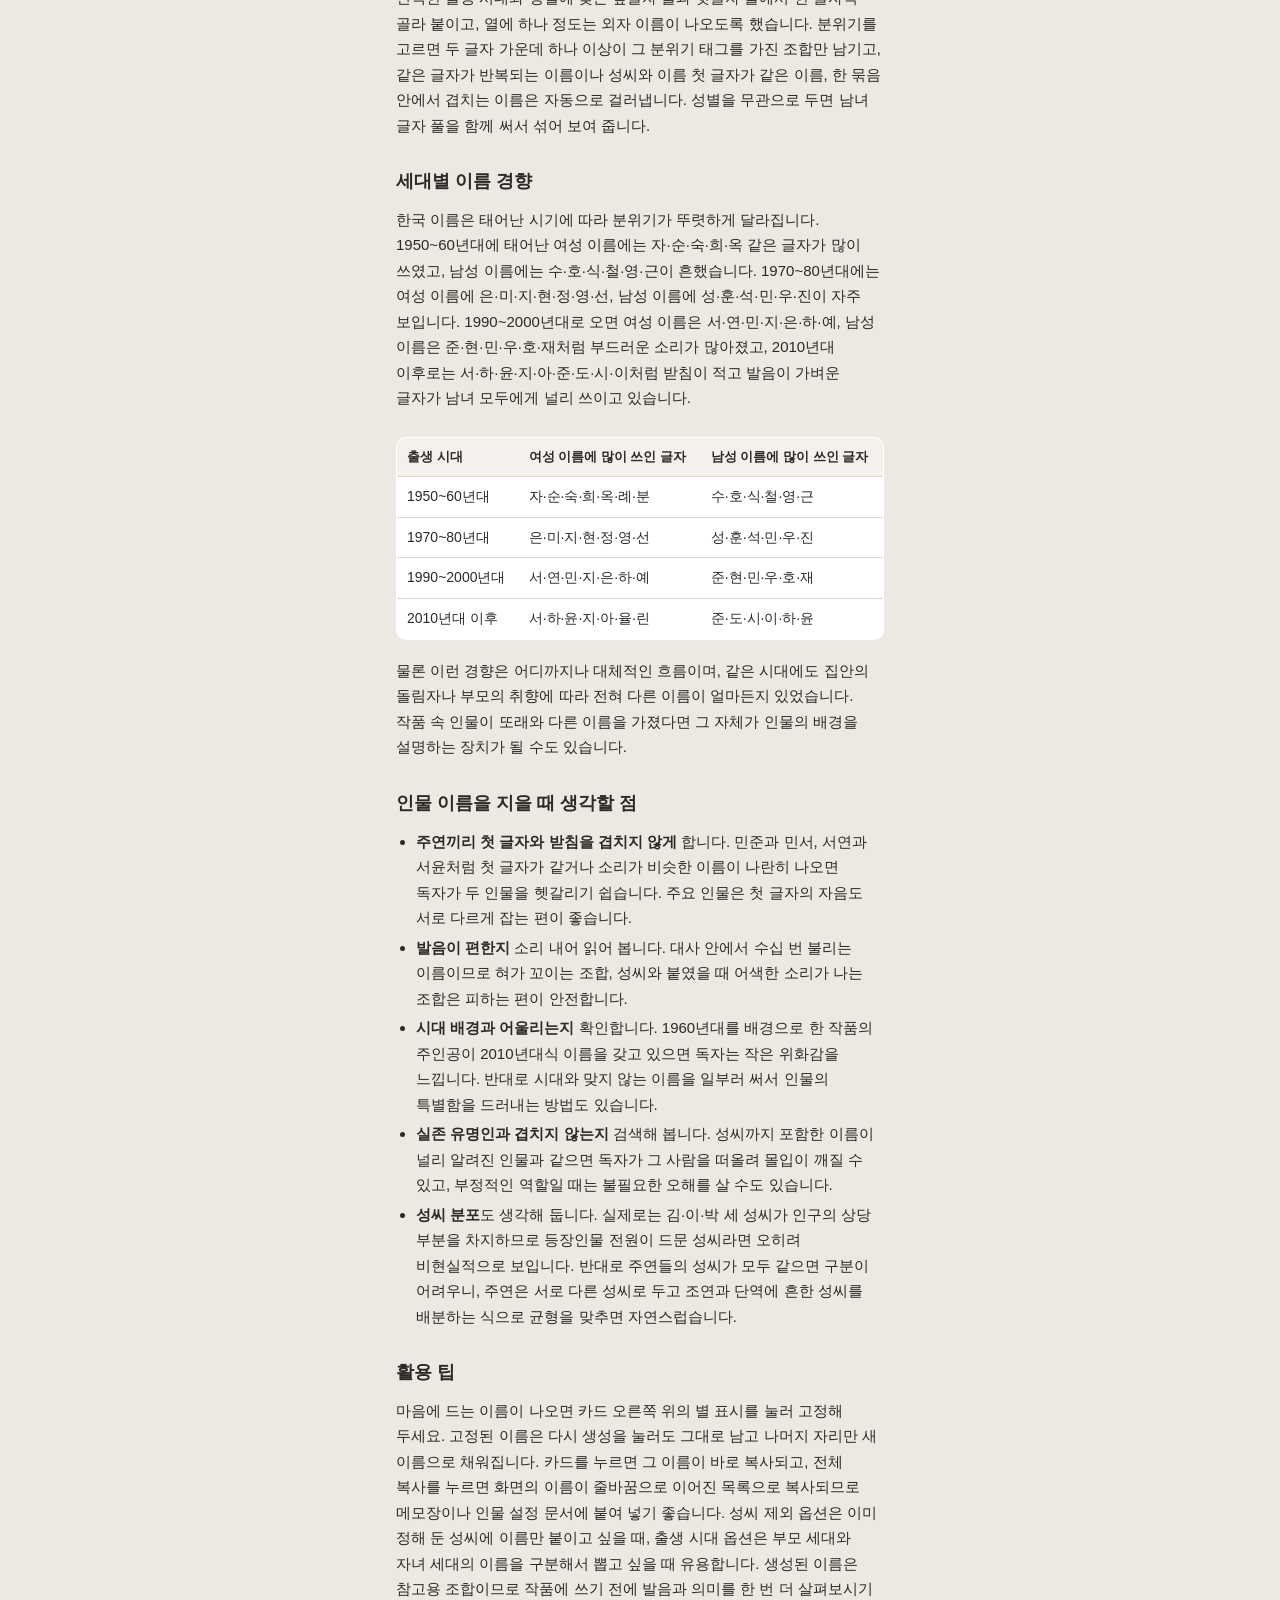
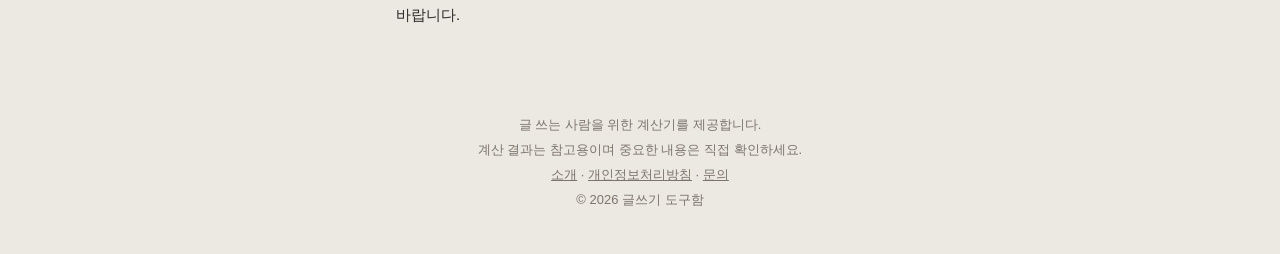
<file: name-generator/index.html>
<!DOCTYPE html>
<html lang="ko">
<head>
<meta charset="utf-8">
<meta name="viewport" content="width=device-width, initial-scale=1">
<title>소설 인물 이름 생성기 | 시대·성별·분위기별 한국 이름 추천</title>
<meta name="description" content="출생 시대(1950년대~2010년대)·성별·분위기를 골라 소설·웹소설 인물의 한국 이름을 조합해 주는 무료 생성기입니다. 성씨 포함 여부와 개수를 정하고, 마음에 드는 이름은 고정한 채 다시 생성할 수 있습니다.">
<link rel="canonical" href="https://choi-kwan-u.github.io/tools/name-generator/">
<meta property="og:type" content="website">
<meta property="og:title" content="소설 인물 이름 생성기 | 시대·성별·분위기별 한국 이름 추천">
<meta property="og:description" content="출생 시대(1950년대~2010년대)·성별·분위기를 골라 소설·웹소설 인물의 한국 이름을 조합해 주는 무료 생성기입니다. 성씨 포함 여부와 개수를 정하고, 마음에 드는 이름은 고정한 채 다시 생성할 수 있습니다.">
<meta property="og:url" content="https://choi-kwan-u.github.io/tools/name-generator/">
<meta property="og:site_name" content="글쓰기 도구함">
<meta property="og:locale" content="ko_KR">
<meta name="twitter:card" content="summary">
<link rel="icon" href="data:image/svg+xml,%3Csvg xmlns='http://www.w3.org/2000/svg' viewBox='0 0 100 100'%3E%3Crect width='100' height='100' rx='20' fill='%233d3a35'/%3E%3Ctext x='50' y='70' font-size='56' text-anchor='middle' fill='white' font-family='sans-serif'%3E글%3C/text%3E%3C/svg%3E">
<link rel="stylesheet" href="../css/style.css">
<style>
.name-card { padding: 14px 26px 20px; }
.name-card .pin { font-size: 16px; padding: 6px; }
.name-card:focus-visible { outline: 2px solid var(--accent); outline-offset: 2px; }
.result-meta { font-size: 13px; color: var(--muted); margin: 0; }
</style>
</head>
<body>
<div class="wrap">
  <div id="site-header"></div>
  <main>
    <h1>소설 인물 이름 생성기</h1>
    <p class="lead">출생 시대·성별·분위기를 고르면 소설·웹소설 인물에게 어울리는 한국 이름을 조합해 드립니다.</p>

    <section class="card">
      <div class="chip-group">
        <p class="chip-group-title">성별</p>
        <div class="chips" data-name="gender">
          <button type="button" class="chip is-active" data-value="any">무관</button>
          <button type="button" class="chip" data-value="m">남</button>
          <button type="button" class="chip" data-value="f">여</button>
        </div>
      </div>

      <div class="chip-group">
        <p class="chip-group-title">출생 시대</p>
        <div class="chips" data-name="era">
          <button type="button" class="chip is-active" data-value="all">전체</button>
          <button type="button" class="chip" data-value="era1">1950~60년대</button>
          <button type="button" class="chip" data-value="era2">1970~80년대</button>
          <button type="button" class="chip" data-value="era3">1990~2000년대</button>
          <button type="button" class="chip" data-value="era4">2010년대 이후</button>
        </div>
      </div>

      <div class="chip-group">
        <p class="chip-group-title">분위기</p>
        <div class="chips" data-name="mood">
          <button type="button" class="chip is-active" data-value="all">전체</button>
          <button type="button" class="chip" data-value="plain">평범·흔한</button>
          <button type="button" class="chip" data-value="classic">단정·고전적</button>
          <button type="button" class="chip" data-value="soft">부드러운</button>
          <button type="button" class="chip" data-value="strong">강한·차가운</button>
        </div>
      </div>

      <div class="chip-group">
        <p class="chip-group-title">성씨</p>
        <div class="chips" data-name="surname">
          <button type="button" class="chip is-active" data-value="on">포함</button>
          <button type="button" class="chip" data-value="off">제외</button>
        </div>
      </div>

      <div class="chip-group">
        <p class="chip-group-title">생성 개수</p>
        <div class="chips" data-name="count">
          <button type="button" class="chip" data-value="5">5</button>
          <button type="button" class="chip is-active" data-value="10">10</button>
          <button type="button" class="chip" data-value="20">20</button>
        </div>
      </div>

      <button type="button" class="btn-primary" id="btn-generate">이름 생성하기</button>

      <div class="result">
        <p class="result-label">생성된 이름 <span class="small text-muted">(카드를 누르면 복사 · ☆를 누르면 고정)</span></p>
        <p class="result-meta" id="result-count" aria-live="polite"></p>
        <p class="hint" id="gen-hint" aria-live="polite"></p>
        <div class="name-grid" id="name-grid"></div>
        <div class="btn-row">
          <button type="button" class="btn-secondary" id="btn-regen">다시 생성</button>
          <button type="button" class="btn-secondary" id="btn-copy-all">전체 복사</button>
        </div>
      </div>
    </section>

    <div class="ad-slot"><!-- AdSense 코드 자리 --></div>

    <nav class="other-tools" aria-label="다른 도구">
      <h2>다른 도구</h2>
      <ul>
        <li><a href="../speech-time/">발표 시간 계산기</a><span class="desc">글자수로 말하기 시간 계산</span></li>
        <li><a href="../contest-length/">공모전 분량 체크기</a><span class="desc">원고지 매수 변환·분량 확인</span></li>
        <li><a href="../srt-tool/">SRT 자막 도구</a><span class="desc">자막 시간 밀기·합치기·검사</span></li>
        <li><a href="../reading-time/">읽는 시간 계산기</a><span class="desc">글자수로 읽는 시간 계산</span></li>
      </ul>
    </nav>

    <article class="article">
      <h2>이 생성기가 이름을 만드는 방식</h2>
      <p>소설 인물 이름 생성기는 인공지능이나 외부 서버 없이, 브라우저 안에 내장된 글자 풀만으로 이름을 조합합니다. 성씨는 김·이·박·최·정처럼 실제로 많이 쓰이는 순서대로 가중치를 두어 뽑기 때문에, 여러 번 생성하면 흔한 성씨가 자주 나오고 드문 성씨는 가끔 섞입니다. 이름은 선택한 출생 시대와 성별에 맞는 앞글자 풀과 뒷글자 풀에서 한 글자씩 골라 붙이고, 열에 하나 정도는 외자 이름이 나오도록 했습니다. 분위기를 고르면 두 글자 가운데 하나 이상이 그 분위기 태그를 가진 조합만 남기고, 같은 글자가 반복되는 이름이나 성씨와 이름 첫 글자가 같은 이름, 한 묶음 안에서 겹치는 이름은 자동으로 걸러냅니다. 성별을 무관으로 두면 남녀 글자 풀을 함께 써서 섞어 보여 줍니다.</p>

      <h2>세대별 이름 경향</h2>
      <p>한국 이름은 태어난 시기에 따라 분위기가 뚜렷하게 달라집니다. 1950~60년대에 태어난 여성 이름에는 자·순·숙·희·옥 같은 글자가 많이 쓰였고, 남성 이름에는 수·호·식·철·영·근이 흔했습니다. 1970~80년대에는 여성 이름에 은·미·지·현·정·영·선, 남성 이름에 성·훈·석·민·우·진이 자주 보입니다. 1990~2000년대로 오면 여성 이름은 서·연·민·지·은·하·예, 남성 이름은 준·현·민·우·호·재처럼 부드러운 소리가 많아졌고, 2010년대 이후로는 서·하·윤·지·아·준·도·시·이처럼 받침이 적고 발음이 가벼운 글자가 남녀 모두에게 널리 쓰이고 있습니다.</p>
      <div class="table-wrap">
        <table>
          <thead>
            <tr><th>출생 시대</th><th>여성 이름에 많이 쓰인 글자</th><th>남성 이름에 많이 쓰인 글자</th></tr>
          </thead>
          <tbody>
            <tr><td>1950~60년대</td><td>자·순·숙·희·옥·례·분</td><td>수·호·식·철·영·근</td></tr>
            <tr><td>1970~80년대</td><td>은·미·지·현·정·영·선</td><td>성·훈·석·민·우·진</td></tr>
            <tr><td>1990~2000년대</td><td>서·연·민·지·은·하·예</td><td>준·현·민·우·호·재</td></tr>
            <tr><td>2010년대 이후</td><td>서·하·윤·지·아·율·린</td><td>준·도·시·이·하·윤</td></tr>
          </tbody>
        </table>
      </div>
      <p>물론 이런 경향은 어디까지나 대체적인 흐름이며, 같은 시대에도 집안의 돌림자나 부모의 취향에 따라 전혀 다른 이름이 얼마든지 있었습니다. 작품 속 인물이 또래와 다른 이름을 가졌다면 그 자체가 인물의 배경을 설명하는 장치가 될 수도 있습니다.</p>

      <h2>인물 이름을 지을 때 생각할 점</h2>
      <ul>
        <li><strong>주연끼리 첫 글자와 받침을 겹치지 않게</strong> 합니다. 민준과 민서, 서연과 서윤처럼 첫 글자가 같거나 소리가 비슷한 이름이 나란히 나오면 독자가 두 인물을 헷갈리기 쉽습니다. 주요 인물은 첫 글자의 자음도 서로 다르게 잡는 편이 좋습니다.</li>
        <li><strong>발음이 편한지</strong> 소리 내어 읽어 봅니다. 대사 안에서 수십 번 불리는 이름이므로 혀가 꼬이는 조합, 성씨와 붙였을 때 어색한 소리가 나는 조합은 피하는 편이 안전합니다.</li>
        <li><strong>시대 배경과 어울리는지</strong> 확인합니다. 1960년대를 배경으로 한 작품의 주인공이 2010년대식 이름을 갖고 있으면 독자는 작은 위화감을 느낍니다. 반대로 시대와 맞지 않는 이름을 일부러 써서 인물의 특별함을 드러내는 방법도 있습니다.</li>
        <li><strong>실존 유명인과 겹치지 않는지</strong> 검색해 봅니다. 성씨까지 포함한 이름이 널리 알려진 인물과 같으면 독자가 그 사람을 떠올려 몰입이 깨질 수 있고, 부정적인 역할일 때는 불필요한 오해를 살 수도 있습니다.</li>
        <li><strong>성씨 분포</strong>도 생각해 둡니다. 실제로는 김·이·박 세 성씨가 인구의 상당 부분을 차지하므로 등장인물 전원이 드문 성씨라면 오히려 비현실적으로 보입니다. 반대로 주연들의 성씨가 모두 같으면 구분이 어려우니, 주연은 서로 다른 성씨로 두고 조연과 단역에 흔한 성씨를 배분하는 식으로 균형을 맞추면 자연스럽습니다.</li>
      </ul>

      <h2>활용 팁</h2>
      <p>마음에 드는 이름이 나오면 카드 오른쪽 위의 별 표시를 눌러 고정해 두세요. 고정된 이름은 다시 생성을 눌러도 그대로 남고 나머지 자리만 새 이름으로 채워집니다. 카드를 누르면 그 이름이 바로 복사되고, 전체 복사를 누르면 화면의 이름이 줄바꿈으로 이어진 목록으로 복사되므로 메모장이나 인물 설정 문서에 붙여 넣기 좋습니다. 성씨 제외 옵션은 이미 정해 둔 성씨에 이름만 붙이고 싶을 때, 출생 시대 옵션은 부모 세대와 자녀 세대의 이름을 구분해서 뽑고 싶을 때 유용합니다. 생성된 이름은 참고용 조합이므로 작품에 쓰기 전에 발음과 의미를 한 번 더 살펴보시기 바랍니다.</p>
    </article>
  </main>

  <div class="ad-slot"><!-- AdSense 코드 자리 --></div>
  <div id="site-footer"></div>
</div>
<script src="../js/common.js"></script>
<script src="../js/names.js"></script>
<script>
(function () {
  'use strict';
  var T = window.Tools;
  var DATA = window.NAME_DATA;
  var ERA_KEYS = ['era1', 'era2', 'era3', 'era4'];
  var GENDERS = ['m', 'f'];
  var MAX_RETRY = 200;      /* 배치 내 중복·금지 조합 재시도 상한 */
  var SINGLE_RATE = 0.1;    /* 외자 이름 확률 */
  var MIN_CANDIDATES = 20;  /* 분위기 필터 후 후보가 이보다 적으면 전체로 완화 */
  var DEFAULT_COUNT = 10;
  var MAX_COUNT = 50;

  var grid = document.getElementById('name-grid');
  var hintEl = document.getElementById('gen-hint');
  var countEl = document.getElementById('result-count');
  var btnGen = document.getElementById('btn-generate');
  var btnRegen = document.getElementById('btn-regen');
  var btnCopyAll = document.getElementById('btn-copy-all');

  /* ---------- 데이터 검증 ---------- */
  function dataOk() {
    var i, e;
    if (!DATA || !DATA.surnames || !DATA.surnames.length || !DATA.eras || !DATA.singles) return false;
    for (i = 0; i < ERA_KEYS.length; i++) {
      e = DATA.eras[ERA_KEYS[i]];
      if (!e || !e.m || !e.f) return false;
      if (!e.m.first || !e.m.last || !e.f.first || !e.f.last) return false;
      if (!e.m.first.length || !e.m.last.length || !e.f.first.length || !e.f.last.length) return false;
    }
    return true;
  }
  var ready = dataOk();

  /* ---------- 옵션 ---------- */
  var opts = { gender: 'any', era: 'all', mood: 'all', surname: 'on' };
  function chipGroup(name) { return document.querySelector('[data-name="' + name + '"]'); }
  /* 칩을 바꾸면 바로 다시 생성(고정 카드는 유지됨) */
  T.initChips(chipGroup('gender'), function (v) { opts.gender = v; generate(); });
  T.initChips(chipGroup('era'), function (v) { opts.era = v; generate(); });
  T.initChips(chipGroup('mood'), function (v) { opts.mood = v; generate(); });
  T.initChips(chipGroup('surname'), function (v) { opts.surname = v; generate(); });
  var countChips = T.initChips(chipGroup('count'), generate);

  function getCount() {
    var n = T.toNumber(countChips.value, DEFAULT_COUNT);
    if (!isFinite(n) || n < 1) n = DEFAULT_COUNT;
    return Math.round(T.clamp(n, 1, MAX_COUNT));
  }
  function genderList() {
    return (opts.gender === 'm' || opts.gender === 'f') ? [opts.gender] : GENDERS;
  }
  function eraList() {
    return ERA_KEYS.indexOf(opts.era) !== -1 ? [opts.era] : ERA_KEYS;
  }
  function moodKey() {
    return (opts.mood === 'plain' || opts.mood === 'classic' || opts.mood === 'soft' || opts.mood === 'strong') ? opts.mood : null;
  }

  /* ---------- 난수 헬퍼 ---------- */
  function pickRandom(arr) {
    if (!arr || !arr.length) return null;
    return arr[Math.floor(Math.random() * arr.length)];
  }
  function weightOf(item) {
    var w = Number(item && item.w);
    return isFinite(w) && w > 0 ? w : 0;
  }
  function pickSurname() {
    var list = DATA.surnames, total = 0, i, r;
    for (i = 0; i < list.length; i++) total += weightOf(list[i]);
    if (total <= 0) return String((pickRandom(list) || {}).s || '');
    r = Math.random() * total;
    for (i = 0; i < list.length; i++) {
      r -= weightOf(list[i]);
      if (r < 0) return String(list[i].s || '');
    }
    return String(list[list.length - 1].s || '');
  }
  function hasTag(entry, tag) {
    return !!(entry && entry.tags && entry.tags.indexOf(tag) !== -1);
  }
  function validEntry(entry) {
    return !!(entry && typeof entry.c === 'string' && entry.c.length === 1);
  }

  /* 시대 목록을 합친 글자 풀(여러 시대에 걸쳐 쓰인 글자는 그만큼 더 자주 뽑힘) */
  function pool(gender, eras, part) {
    var out = [], i, j, list;
    for (i = 0; i < eras.length; i++) {
      list = (DATA.eras[eras[i]] && DATA.eras[eras[i]][gender] && DATA.eras[eras[i]][gender][part]) || [];
      for (j = 0; j < list.length; j++) if (validEntry(list[j])) out.push(list[j]);
    }
    return out;
  }
  function filterTag(list, tag) {
    var out = [], i;
    for (i = 0; i < list.length; i++) if (hasTag(list[i], tag)) out.push(list[i]);
    return out;
  }
  function singlesFor(gender, mood) {
    var list = (DATA.singles && DATA.singles[gender]) || [], out = [], i, e;
    var eraPick = ERA_KEYS.indexOf(opts.era) !== -1 ? opts.era : null;
    for (i = 0; i < list.length; i++) {
      e = list[i];
      if (!validEntry(e)) continue;
      if (eraPick && e.eras && e.eras.length && e.eras.indexOf(eraPick) === -1) continue;
      if (mood && !hasTag(e, mood)) continue;
      out.push(e);
    }
    return out;
  }

  /* 현재 옵션으로 생성 컨텍스트(성별별 글자 풀) 구성 */
  function buildContext() {
    var eras = eraList(), mood = moodKey(), genders = genderList();
    var ctx = { genders: genders, mood: mood, relaxed: false, pools: {} };
    var i, g, F, L, Fm, Lm, candidates, useMood;
    for (i = 0; i < genders.length; i++) {
      g = genders[i];
      F = pool(g, eras, 'first');
      L = pool(g, eras, 'last');
      Fm = mood ? filterTag(F, mood) : F;
      Lm = mood ? filterTag(L, mood) : L;
      candidates = mood ? (Fm.length * L.length + F.length * Lm.length - Fm.length * Lm.length) : F.length * L.length;
      useMood = !!mood && candidates >= MIN_CANDIDATES;
      if (mood && !useMood) ctx.relaxed = true;
      ctx.pools[g] = { F: F, L: L, Fm: Fm, Lm: Lm, useMood: useMood, S: singlesFor(g, useMood ? mood : null) };
    }
    return ctx;
  }

  /* 이름(성 제외) 한 개 뽑기. 조건에 안 맞으면 null → 호출 쪽에서 재시도 */
  function drawGiven(p, surnameChar) {
    var s, first, last, wA, wB;
    if (p.S.length && Math.random() < SINGLE_RATE) {
      s = pickRandom(p.S);
      if (s && (!surnameChar || s.c !== surnameChar)) return s.c;
    }
    if (p.useMood) {
      wA = p.Fm.length * p.L.length;   /* 앞글자가 태그를 가진 조합 수 */
      wB = p.F.length * p.Lm.length;   /* 뒷글자가 태그를 가진 조합 수 */
      if (wA + wB <= 0) return null;
      if (Math.random() * (wA + wB) < wA) { first = pickRandom(p.Fm); last = pickRandom(p.L); }
      else { first = pickRandom(p.F); last = pickRandom(p.Lm); }
    } else {
      first = pickRandom(p.F);
      last = pickRandom(p.L);
    }
    if (!first || !last) return null;
    if (first.c === last.c) return null;                 /* 민민 같은 반복 회피 */
    if (surnameChar && first.c === surnameChar) return null; /* 이이서 같은 조합 회피 */
    return first.c + last.c;
  }

  /* n개 생성. usedKeys 는 이미 쓰인 전체 문자열 맵(고정 카드 포함) */
  function generateBatch(n, usedKeys, ctx) {
    var items = [], keys = {}, k, fails = 0, g, p, surname, given, full;
    for (k in usedKeys) if (Object.prototype.hasOwnProperty.call(usedKeys, k)) keys[k] = true;
    while (items.length < n && fails < MAX_RETRY) {
      g = pickRandom(ctx.genders);
      p = ctx.pools[g];
      surname = opts.surname === 'off' ? '' : pickSurname();
      given = p ? drawGiven(p, surname || null) : null;
      if (!given) { fails++; continue; }
      full = surname + given;
      if (keys[full]) { fails++; continue; }
      keys[full] = true;
      items.push({ full: full, surname: surname, given: given, gender: g });
    }
    return { items: items, exhausted: items.length < n };
  }

  /* ---------- 카드 렌더링 ---------- */
  function makeCard(item, pinned) {
    var card = document.createElement('div');
    var pin = document.createElement('button');
    var nameEl = document.createElement('span');
    var copied = document.createElement('span');
    card.className = 'name-card' + (pinned ? ' is-pinned' : '');
    card.setAttribute('data-name', item.full);
    card.setAttribute('data-gender', item.gender);
    card.setAttribute('role', 'button');
    card.setAttribute('tabindex', '0');
    card.setAttribute('title', (item.gender === 'f' ? '여자 이름' : '남자 이름') + ' · 누르면 복사');
    card.setAttribute('aria-label', item.full + ' 복사');
    pin.type = 'button';
    pin.className = 'pin';
    setPinState(pin, pinned);
    nameEl.className = 'name';
    nameEl.textContent = item.full;
    copied.className = 'copied';
    card.appendChild(pin);
    card.appendChild(nameEl);
    card.appendChild(copied);
    return card;
  }
  function setPinState(pin, pinned) {
    pin.textContent = pinned ? '★' : '☆';
    pin.setAttribute('aria-pressed', pinned ? 'true' : 'false');
    pin.setAttribute('aria-label', pinned ? '고정 해제' : '이 이름 고정');
    pin.setAttribute('title', pinned ? '고정 해제' : '고정');
  }
  function allCards() {
    return Array.prototype.slice.call(grid.querySelectorAll('.name-card'));
  }
  function updateMeta() {
    var cards = allCards(), pinned = 0, i;
    for (i = 0; i < cards.length; i++) if (cards[i].classList.contains('is-pinned')) pinned++;
    if (!cards.length) { countEl.textContent = '생성된 이름이 없습니다.'; return; }
    countEl.textContent = T.formatNumber(cards.length) + '개' + (pinned ? ' · 고정 ' + T.formatNumber(pinned) + '개' : '');
  }

  /* ---------- 생성(고정 카드는 유지하고 나머지만 교체) ---------- */
  function generate() {
    var n, ctx, cards, pinnedCount = 0, used = {}, batch, fresh, i, card, msgs = [];
    if (!ready) return;
    n = getCount();
    ctx = buildContext();
    cards = allCards();
    for (i = 0; i < cards.length; i++) {
      if (cards[i].classList.contains('is-pinned')) {
        pinnedCount++;
        used[cards[i].getAttribute('data-name') || ''] = true;
      }
    }
    batch = generateBatch(Math.max(0, n - pinnedCount), used, ctx);
    fresh = batch.items.slice();
    for (i = 0; i < cards.length; i++) {
      card = cards[i];
      if (card.classList.contains('is-pinned')) continue;
      if (fresh.length) grid.replaceChild(makeCard(fresh.shift(), false), card);
      else grid.removeChild(card);
    }
    while (fresh.length) grid.appendChild(makeCard(fresh.shift(), false));

    if (ctx.relaxed) msgs.push('선택한 분위기에 맞는 글자 조합이 적어 전체 글자로 생성했습니다.');
    if (pinnedCount > n) msgs.push('고정된 이름(' + pinnedCount + '개)이 선택한 개수보다 많아 새 이름은 만들지 않았습니다.');
    if (batch.exhausted) msgs.push('겹치지 않는 이름을 더 찾지 못해 ' + (pinnedCount + batch.items.length) + '개만 표시합니다.');
    hintEl.textContent = msgs.join(' ');
    updateMeta();
  }

  /* ---------- 복사 / 고정 ---------- */
  function copyCard(card) {
    var name = card.getAttribute('data-name') || '';
    var copied = card.querySelector('.copied');
    if (!name) return;
    T.copyText(name).then(function (ok) {
      if (!copied) return;
      copied.textContent = ok ? '복사됨' : '복사 실패';
      clearTimeout(card._copiedTimer);
      card._copiedTimer = setTimeout(function () { copied.textContent = ''; }, 1500);
    });
  }
  function togglePin(card) {
    var on = !card.classList.contains('is-pinned');
    var pin = card.querySelector('.pin');
    card.classList.toggle('is-pinned', on);
    if (pin) setPinState(pin, on);
    updateMeta();
  }
  function findUp(el, cls) {
    while (el && el !== grid) {
      if (el.classList && el.classList.contains(cls)) return el;
      el = el.parentNode;
    }
    return null;
  }
  grid.addEventListener('click', function (ev) {
    var pin = findUp(ev.target, 'pin');
    var card = findUp(ev.target, 'name-card');
    if (!card) return;
    if (pin) { ev.stopPropagation(); togglePin(card); return; }
    copyCard(card);
  });
  grid.addEventListener('keydown', function (ev) {
    var card;
    if (ev.key !== 'Enter' && ev.key !== ' ' && ev.key !== 'Spacebar') return;
    if (findUp(ev.target, 'pin')) return; /* 버튼 자체의 기본 동작에 맡김 */
    card = findUp(ev.target, 'name-card');
    if (!card) return;
    ev.preventDefault();
    copyCard(card);
  });

  function copyAll() {
    var cards = allCards(), names = [], i, name;
    for (i = 0; i < cards.length; i++) {
      name = cards[i].getAttribute('data-name');
      if (name) names.push(name);
    }
    if (!names.length) { hintEl.textContent = '복사할 이름이 없습니다. 먼저 이름을 생성하세요.'; return; }
    T.copyText(names.join('\n'), btnCopyAll);
  }

  btnGen.addEventListener('click', generate);
  btnRegen.addEventListener('click', generate);
  btnCopyAll.addEventListener('click', copyAll);

  /* ---------- 초기화 ---------- */
  if (!ready) {
    hintEl.textContent = '이름 데이터(js/names.js)를 불러오지 못해 생성할 수 없습니다. 페이지를 새로 고쳐 보세요.';
    countEl.textContent = '생성된 이름이 없습니다.';
    btnGen.disabled = true;
    btnRegen.disabled = true;
    btnCopyAll.disabled = true;
  } else {
    generate();
  }
})();
</script>
</body>
</html>
</file>
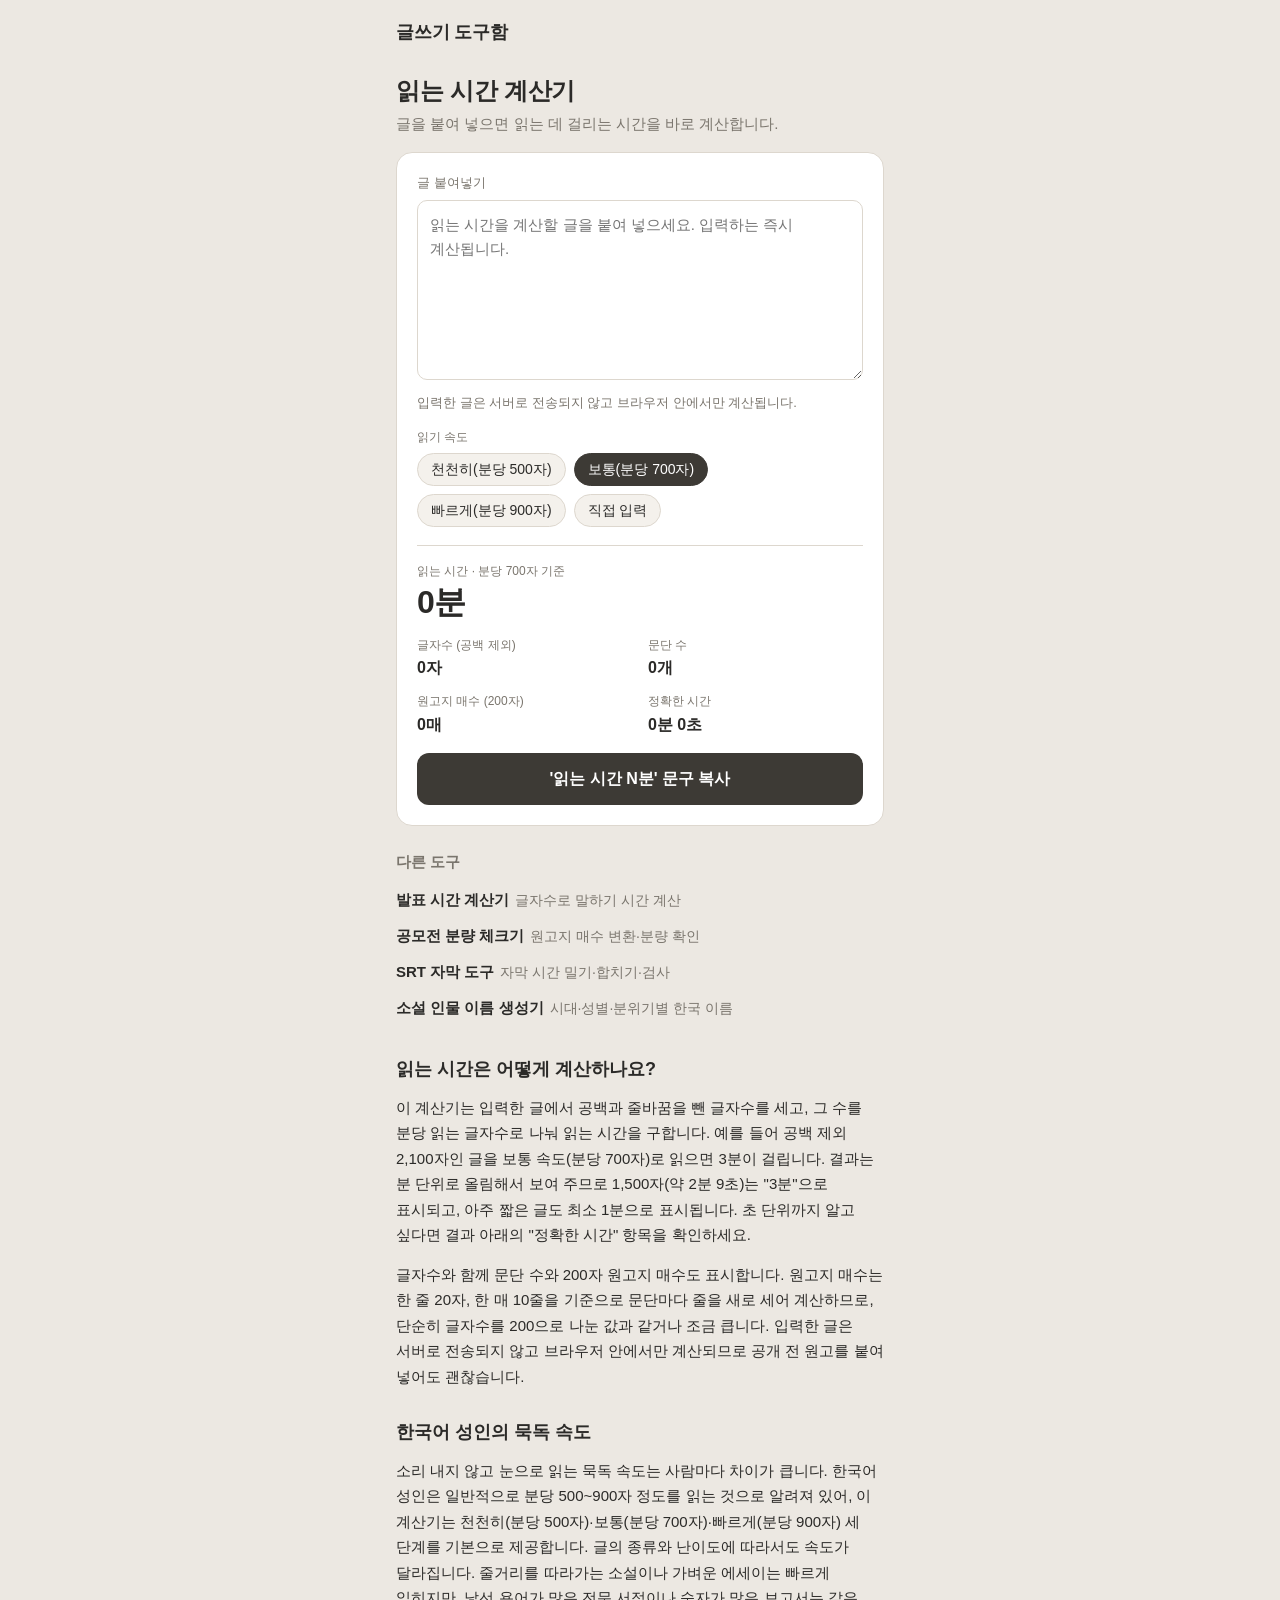
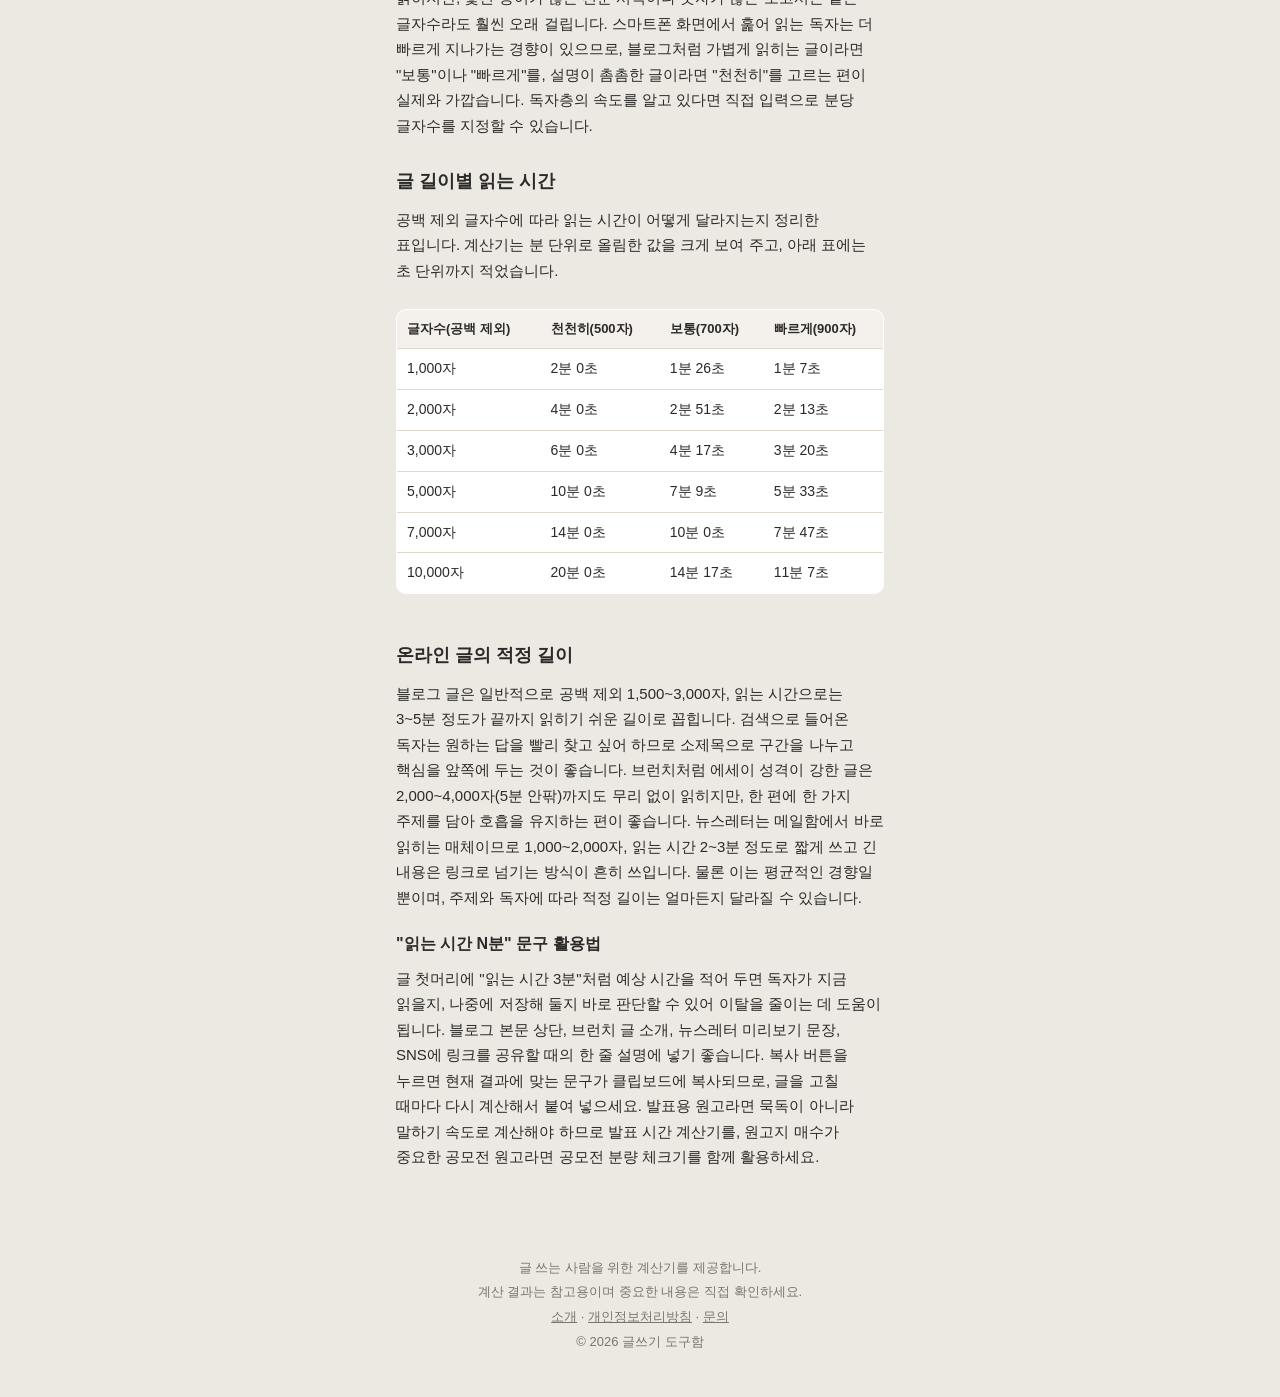
<file: reading-time/index.html>
<!DOCTYPE html>
<html lang="ko">
<head>
<meta charset="utf-8">
<meta name="viewport" content="width=device-width, initial-scale=1">
<title>읽는 시간 계산기 | 글자수로 읽는 데 걸리는 시간 계산</title>
<meta name="description" content="글을 붙여 넣으면 공백 제외 글자수로 읽는 데 걸리는 시간을 바로 계산합니다. 천천히·보통·빠르게 속도 선택, 문단 수와 원고지 매수 표시, 블로그·브런치용 '읽는 시간 N분' 문구 복사 기능을 제공합니다.">
<link rel="canonical" href="https://choi-kwan-u.github.io/tools/reading-time/">
<meta property="og:type" content="website">
<meta property="og:title" content="읽는 시간 계산기 | 글자수로 읽는 데 걸리는 시간 계산">
<meta property="og:description" content="글을 붙여 넣으면 공백 제외 글자수로 읽는 데 걸리는 시간을 바로 계산합니다. 천천히·보통·빠르게 속도 선택, 문단 수와 원고지 매수 표시, 블로그·브런치용 '읽는 시간 N분' 문구 복사 기능을 제공합니다.">
<meta property="og:url" content="https://choi-kwan-u.github.io/tools/reading-time/">
<meta property="og:site_name" content="글쓰기 도구함">
<meta property="og:locale" content="ko_KR">
<meta name="twitter:card" content="summary">
<link rel="icon" href="data:image/svg+xml,%3Csvg xmlns='http://www.w3.org/2000/svg' viewBox='0 0 100 100'%3E%3Crect width='100' height='100' rx='20' fill='%233d3a35'/%3E%3Ctext x='50' y='70' font-size='56' text-anchor='middle' fill='white' font-family='sans-serif'%3E글%3C/text%3E%3C/svg%3E">
<link rel="stylesheet" href="../css/style.css">
<style>
  .result-item .value .approx { font-weight: 400; font-size: 13px; color: var(--muted); }
</style>
</head>
<body>
<div class="wrap">
  <div id="site-header"></div>
  <main>
    <h1>읽는 시간 계산기</h1>
    <p class="lead">글을 붙여 넣으면 읽는 데 걸리는 시간을 바로 계산합니다.</p>

    <section class="card">
      <div class="field">
        <label class="field-label" for="text">글 붙여넣기</label>
        <textarea id="text" placeholder="읽는 시간을 계산할 글을 붙여 넣으세요. 입력하는 즉시 계산됩니다." spellcheck="false"></textarea>
        <p class="hint">입력한 글은 서버로 전송되지 않고 브라우저 안에서만 계산됩니다.</p>
      </div>

      <div class="chip-group">
        <p class="chip-group-title">읽기 속도</p>
        <div class="chips" data-name="speed">
          <button type="button" class="chip" data-value="500">천천히(분당 500자)</button>
          <button type="button" class="chip is-active" data-value="700">보통(분당 700자)</button>
          <button type="button" class="chip" data-value="900">빠르게(분당 900자)</button>
          <button type="button" class="chip" data-value="custom">직접 입력</button>
        </div>
      </div>

      <div class="field hidden" id="custom-field">
        <label class="field-label" for="custom-speed">분당 글자수 (100~3,000)</label>
        <div class="field-row">
          <input type="text" id="custom-speed" class="inline-input" inputmode="numeric" placeholder="예: 650" autocomplete="off">
          <span class="unit">자/분</span>
        </div>
        <p class="hint" id="custom-msg" aria-live="polite"></p>
      </div>

      <div class="result">
        <p class="result-label">읽는 시간 · 분당 <span id="speed-label">700</span>자 기준</p>
        <p class="result-big" id="result-big">0분</p>
        <div class="result-grid">
          <div class="result-item">
            <span class="label">글자수 (공백 제외)</span>
            <span class="value" id="r-chars">0자</span>
          </div>
          <div class="result-item">
            <span class="label">문단 수</span>
            <span class="value" id="r-paras">0개</span>
          </div>
          <div class="result-item">
            <span class="label">원고지 매수 (200자)</span>
            <span class="value" id="r-sheets">0매</span>
          </div>
          <div class="result-item">
            <span class="label">정확한 시간</span>
            <span class="value" id="r-exact">0분 0초</span>
          </div>
        </div>
      </div>

      <button type="button" class="btn-primary" id="copy-btn">'읽는 시간 N분' 문구 복사</button>
      <p class="hint hidden" id="copy-msg" role="status" aria-live="polite"></p>
    </section>

    <div class="ad-slot"><!-- AdSense 코드 자리 --></div>

    <nav class="other-tools" aria-label="다른 도구">
      <h2>다른 도구</h2>
      <ul>
        <li><a href="../speech-time/">발표 시간 계산기</a><span class="desc">글자수로 말하기 시간 계산</span></li>
        <li><a href="../contest-length/">공모전 분량 체크기</a><span class="desc">원고지 매수 변환·분량 확인</span></li>
        <li><a href="../srt-tool/">SRT 자막 도구</a><span class="desc">자막 시간 밀기·합치기·검사</span></li>
        <li><a href="../name-generator/">소설 인물 이름 생성기</a><span class="desc">시대·성별·분위기별 한국 이름</span></li>
      </ul>
    </nav>

    <article class="article">
      <h2>읽는 시간은 어떻게 계산하나요?</h2>
      <p>이 계산기는 입력한 글에서 공백과 줄바꿈을 뺀 글자수를 세고, 그 수를 분당 읽는 글자수로 나눠 읽는 시간을 구합니다. 예를 들어 공백 제외 2,100자인 글을 보통 속도(분당 700자)로 읽으면 3분이 걸립니다. 결과는 분 단위로 올림해서 보여 주므로 1,500자(약 2분 9초)는 "3분"으로 표시되고, 아주 짧은 글도 최소 1분으로 표시됩니다. 초 단위까지 알고 싶다면 결과 아래의 "정확한 시간" 항목을 확인하세요.</p>
      <p>글자수와 함께 문단 수와 200자 원고지 매수도 표시합니다. 원고지 매수는 한 줄 20자, 한 매 10줄을 기준으로 문단마다 줄을 새로 세어 계산하므로, 단순히 글자수를 200으로 나눈 값과 같거나 조금 큽니다. 입력한 글은 서버로 전송되지 않고 브라우저 안에서만 계산되므로 공개 전 원고를 붙여 넣어도 괜찮습니다.</p>

      <h2>한국어 성인의 묵독 속도</h2>
      <p>소리 내지 않고 눈으로 읽는 묵독 속도는 사람마다 차이가 큽니다. 한국어 성인은 일반적으로 분당 500~900자 정도를 읽는 것으로 알려져 있어, 이 계산기는 천천히(분당 500자)·보통(분당 700자)·빠르게(분당 900자) 세 단계를 기본으로 제공합니다. 글의 종류와 난이도에 따라서도 속도가 달라집니다. 줄거리를 따라가는 소설이나 가벼운 에세이는 빠르게 읽히지만, 낯선 용어가 많은 전문 서적이나 숫자가 많은 보고서는 같은 글자수라도 훨씬 오래 걸립니다. 스마트폰 화면에서 훑어 읽는 독자는 더 빠르게 지나가는 경향이 있으므로, 블로그처럼 가볍게 읽히는 글이라면 "보통"이나 "빠르게"를, 설명이 촘촘한 글이라면 "천천히"를 고르는 편이 실제와 가깝습니다. 독자층의 속도를 알고 있다면 직접 입력으로 분당 글자수를 지정할 수 있습니다.</p>

      <h2>글 길이별 읽는 시간</h2>
      <p>공백 제외 글자수에 따라 읽는 시간이 어떻게 달라지는지 정리한 표입니다. 계산기는 분 단위로 올림한 값을 크게 보여 주고, 아래 표에는 초 단위까지 적었습니다.</p>
      <div class="table-wrap">
        <table>
          <thead>
            <tr><th>글자수(공백 제외)</th><th>천천히(500자)</th><th>보통(700자)</th><th>빠르게(900자)</th></tr>
          </thead>
          <tbody>
            <tr><td>1,000자</td><td>2분 0초</td><td>1분 26초</td><td>1분 7초</td></tr>
            <tr><td>2,000자</td><td>4분 0초</td><td>2분 51초</td><td>2분 13초</td></tr>
            <tr><td>3,000자</td><td>6분 0초</td><td>4분 17초</td><td>3분 20초</td></tr>
            <tr><td>5,000자</td><td>10분 0초</td><td>7분 9초</td><td>5분 33초</td></tr>
            <tr><td>7,000자</td><td>14분 0초</td><td>10분 0초</td><td>7분 47초</td></tr>
            <tr><td>10,000자</td><td>20분 0초</td><td>14분 17초</td><td>11분 7초</td></tr>
          </tbody>
        </table>
      </div>

      <h2>온라인 글의 적정 길이</h2>
      <p>블로그 글은 일반적으로 공백 제외 1,500~3,000자, 읽는 시간으로는 3~5분 정도가 끝까지 읽히기 쉬운 길이로 꼽힙니다. 검색으로 들어온 독자는 원하는 답을 빨리 찾고 싶어 하므로 소제목으로 구간을 나누고 핵심을 앞쪽에 두는 것이 좋습니다. 브런치처럼 에세이 성격이 강한 글은 2,000~4,000자(5분 안팎)까지도 무리 없이 읽히지만, 한 편에 한 가지 주제를 담아 호흡을 유지하는 편이 좋습니다. 뉴스레터는 메일함에서 바로 읽히는 매체이므로 1,000~2,000자, 읽는 시간 2~3분 정도로 짧게 쓰고 긴 내용은 링크로 넘기는 방식이 흔히 쓰입니다. 물론 이는 평균적인 경향일 뿐이며, 주제와 독자에 따라 적정 길이는 얼마든지 달라질 수 있습니다.</p>

      <h3>"읽는 시간 N분" 문구 활용법</h3>
      <p>글 첫머리에 "읽는 시간 3분"처럼 예상 시간을 적어 두면 독자가 지금 읽을지, 나중에 저장해 둘지 바로 판단할 수 있어 이탈을 줄이는 데 도움이 됩니다. 블로그 본문 상단, 브런치 글 소개, 뉴스레터 미리보기 문장, SNS에 링크를 공유할 때의 한 줄 설명에 넣기 좋습니다. 복사 버튼을 누르면 현재 결과에 맞는 문구가 클립보드에 복사되므로, 글을 고칠 때마다 다시 계산해서 붙여 넣으세요. 발표용 원고라면 묵독이 아니라 말하기 속도로 계산해야 하므로 발표 시간 계산기를, 원고지 매수가 중요한 공모전 원고라면 공모전 분량 체크기를 함께 활용하세요.</p>
    </article>
  </main>

  <div class="ad-slot"><!-- AdSense 코드 자리 --></div>
  <div id="site-footer"></div>
</div>
<script src="../js/common.js"></script>
<script>
(function () {
  'use strict';

  var DEFAULT_CPM = 700;   // 보통 속도(분당 글자수)
  var MIN_CPM = 100;
  var MAX_CPM = 3000;
  /* 소수 분당 글자수(예: 512.8)로 나누면 7,692자처럼 정확히 정수 배(15분)인 경우에도 15.000000000000002 같은
     부동소수점 오차 때문에 한 분이 더 올림될 수 있다. 실제로 남는 분수는 아무리 작아도
     1/(속도 × 10^소수 자릿수) — 소수 셋째 자리 속도까지 3e-7 이상 — 이므로 그보다 훨씬 작은 값만 걷어내고 올림한다. */
  var CEIL_EPSILON = 1e-9;

  var textEl = document.getElementById('text');
  var chipsEl = document.querySelector('[data-name="speed"]');
  var customField = document.getElementById('custom-field');
  var customInput = document.getElementById('custom-speed');
  var customMsg = document.getElementById('custom-msg');
  var speedLabel = document.getElementById('speed-label');
  var bigEl = document.getElementById('result-big');
  var charsEl = document.getElementById('r-chars');
  var parasEl = document.getElementById('r-paras');
  var sheetsEl = document.getElementById('r-sheets');
  var exactEl = document.getElementById('r-exact');
  var copyBtn = document.getElementById('copy-btn');
  var copyMsg = document.getElementById('copy-msg');

  var current = { isEmpty: true, minutes: 0 };
  var copyBusy = false;      // "복사됨 ✓" 표시 중인지
  var copyIdleTimer = null;  // 표시가 끝난 뒤 라벨을 최신 결과로 되돌리는 타이머

  /* 소수 첫째 자리까지 천 단위 구분해서 표시 (예: 1234.5 → "1,234.5", 4 → "4.0") */
  function formatOneDecimal(n) {
    var tenths = Math.round((Number(n) || 0) * 10);
    var whole = Math.floor(tenths / 10);
    return Tools.formatNumber(whole) + '.' + (tenths % 10);
  }

  /* 현재 선택된 읽기 속도(분당 글자수)와 안내 문구 */
  function resolveSpeed() {
    var v = speed.value;
    if (v !== 'custom') {
      return { cpm: Tools.toNumber(v, DEFAULT_CPM), msg: '', bad: false };
    }
    var raw = customInput.value.replace(/,/g, '').trim();
    if (raw === '') {
      return {
        cpm: DEFAULT_CPM,
        msg: '분당 글자수를 입력하세요. 입력 전에는 보통 속도(분당 700자)로 계산합니다.',
        bad: false
      };
    }
    var n = /^\d+(\.\d+)?$/.test(raw) ? Number(raw) : NaN;
    if (!isFinite(n) || n < MIN_CPM || n > MAX_CPM) {
      return {
        cpm: DEFAULT_CPM,
        msg: '100~3,000 사이의 숫자만 입력할 수 있습니다. 보통 속도(분당 700자)로 계산합니다.',
        bad: true
      };
    }
    return { cpm: n, msg: '분당 ' + Tools.formatNumber(n) + '자 기준으로 계산합니다.', bad: false };
  }

  function phrase() {
    return '읽는 시간 ' + Tools.formatNumber(current.minutes) + '분';
  }

  function showCopyMsg(text, bad) {
    copyMsg.textContent = text || '';
    copyMsg.classList.toggle('hidden', !text);
    copyMsg.classList.toggle('text-bad', !!bad);
  }

  /* 주 동작 버튼 라벨을 현재 결과에 맞춰 갱신. 복사 중("복사됨 ✓" 표시 중)에는 라벨을 건드리지 않고
     data-orig-label 만 갱신해 Tools.copyText 가 최신 라벨로 복원하도록 한다. */
  function syncCopyButton() {
    var label = current.isEmpty ? "'읽는 시간 N분' 문구 복사" : "'" + phrase() + "' 문구 복사";
    copyBtn.setAttribute('data-orig-label', label);
    if (!copyBusy) copyBtn.textContent = label;
  }

  function update() {
    /* 입력·속도가 바뀌면 이전 복사 안내("…3분 문구를 복사했습니다")는 현재 결과와 맞지 않을 수 있으므로 숨긴다. */
    showCopyMsg('');
    var c = Tools.count(textEl.value);
    var sp = resolveSpeed();
    var chars = c.withoutSpaces;
    var minutes = 0;
    var seconds = 0;

    if (chars > 0) {
      seconds = chars / sp.cpm * 60;
      minutes = Math.max(1, Math.ceil(chars / sp.cpm - CEIL_EPSILON));
    }

    speedLabel.textContent = Tools.formatNumber(sp.cpm);
    customMsg.textContent = sp.msg;
    customMsg.classList.toggle('text-bad', sp.bad);

    bigEl.textContent = Tools.formatNumber(minutes) + '분';
    charsEl.textContent = Tools.formatNumber(chars) + '자';
    parasEl.textContent = Tools.formatNumber(c.paragraphs) + '개';
    exactEl.textContent = Tools.formatDuration(seconds);

    if (chars > 0) {
      sheetsEl.textContent = '';
      sheetsEl.appendChild(document.createTextNode(Tools.formatNumber(c.manuscriptSheets) + '매 '));
      var approx = document.createElement('span');
      approx.className = 'approx';
      approx.textContent = '(약 ' + formatOneDecimal(c.manuscriptSheetsExact) + '매)';
      sheetsEl.appendChild(approx);
    } else {
      sheetsEl.textContent = '0매';
    }

    current = { isEmpty: chars === 0, minutes: minutes };
    syncCopyButton();
  }

  var speed = Tools.initChips(chipsEl, function (value) {
    var isCustom = value === 'custom';
    customField.classList.toggle('hidden', !isCustom);
    update();
    if (isCustom) customInput.focus();
  });

  textEl.addEventListener('input', update);
  customInput.addEventListener('input', update);

  copyBtn.addEventListener('click', function () {
    if (current.isEmpty) {
      showCopyMsg('먼저 글을 입력하세요. 글자수에 맞는 "읽는 시간 N분" 문구를 만들어 드립니다.', true);
      textEl.focus();
      return;
    }
    var text = phrase();
    copyBusy = true;
    clearTimeout(copyIdleTimer);
    Tools.copyText(text, copyBtn).then(function (ok) {
      /* 복사가 끝나기 전에 입력이나 속도가 바뀌어 문구가 달라졌으면 지난 문구에 대한 안내는 띄우지 않는다. */
      if (text === phrase()) {
        if (ok) {
          showCopyMsg('"' + text + '" 문구를 복사했습니다. 블로그·브런치 글 첫머리에 붙여 넣으세요.', false);
        } else {
          showCopyMsg('복사하지 못했습니다. 다음 문구를 직접 선택해 복사하세요: ' + text, true);
        }
      }
      /* 연달아 눌러도 마지막 클릭 기준으로 한 번만 되돌린다(Tools.copyText 의 1.5초 표시보다 조금 뒤). */
      clearTimeout(copyIdleTimer);
      copyIdleTimer = setTimeout(function () {
        copyBusy = false;
        syncCopyButton();
      }, 1600);
    });
  });

  update();
})();
</script>
</body>
</html>
</file>
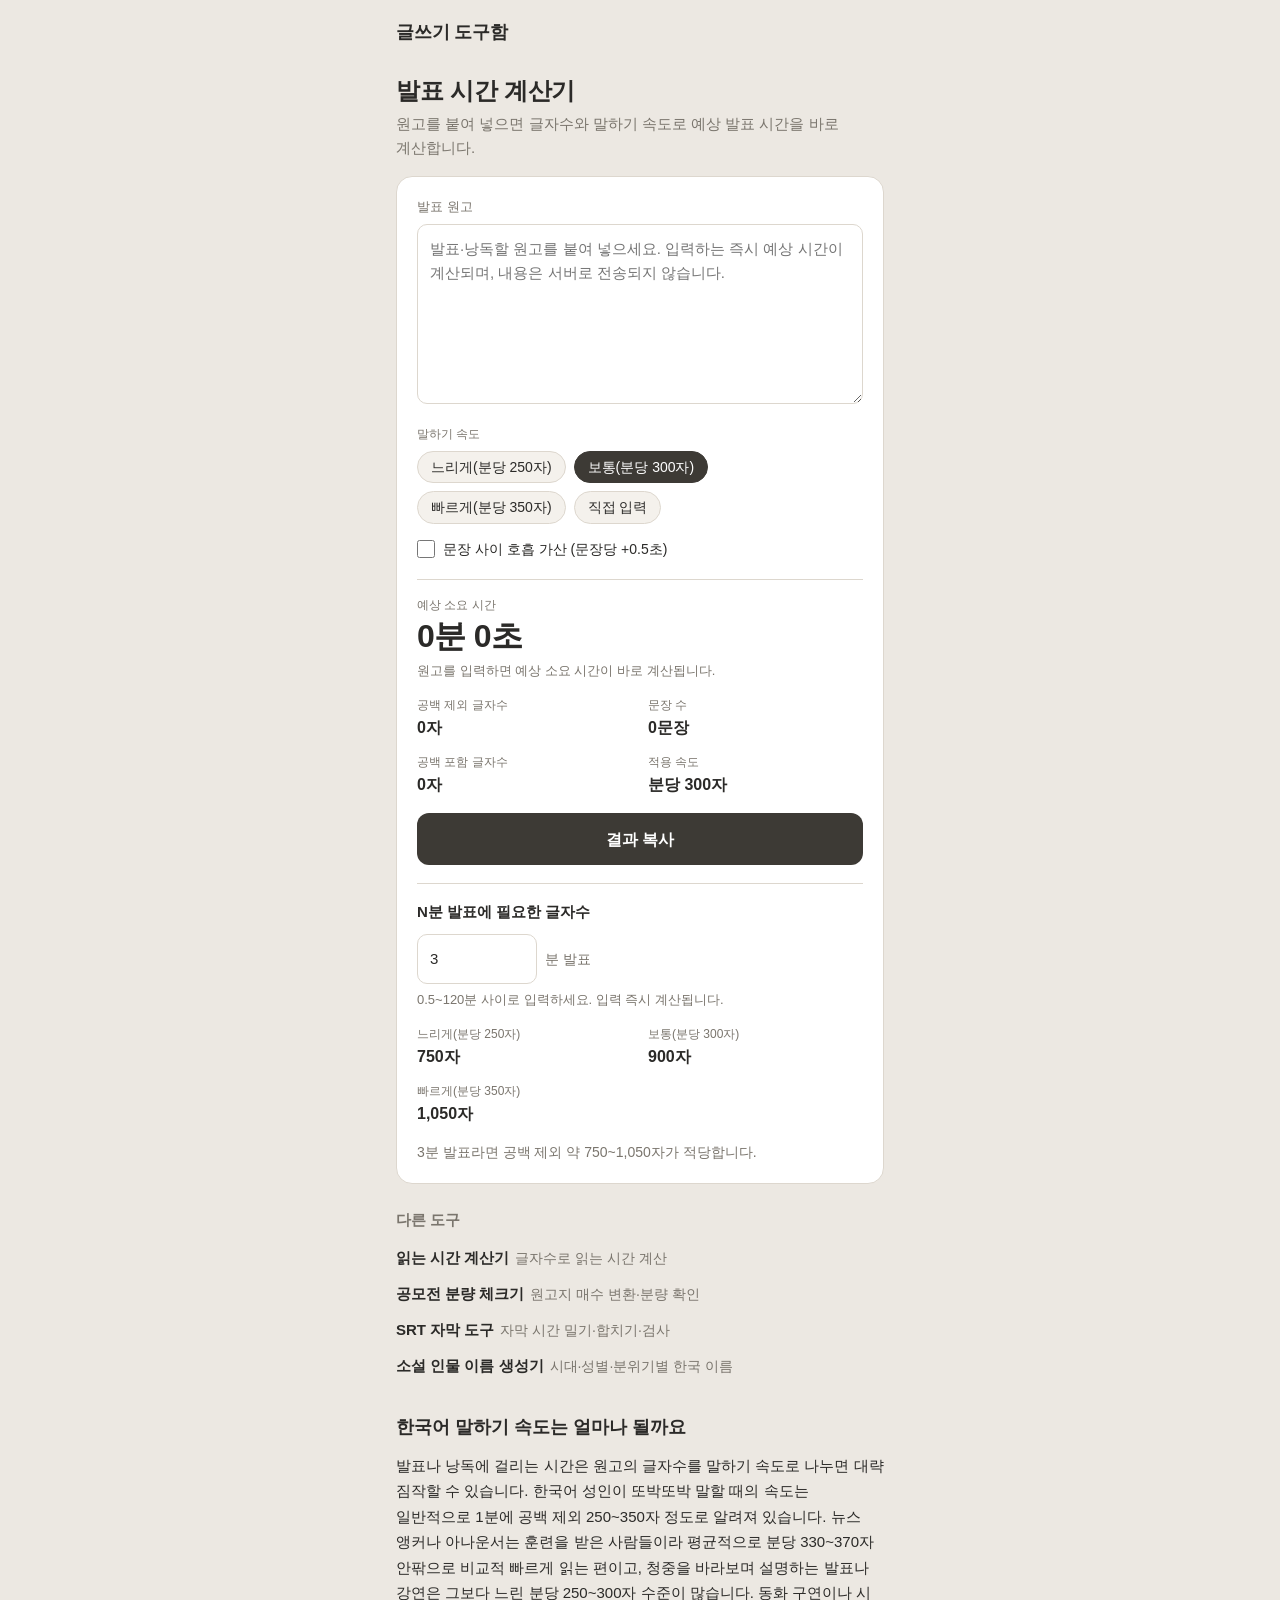
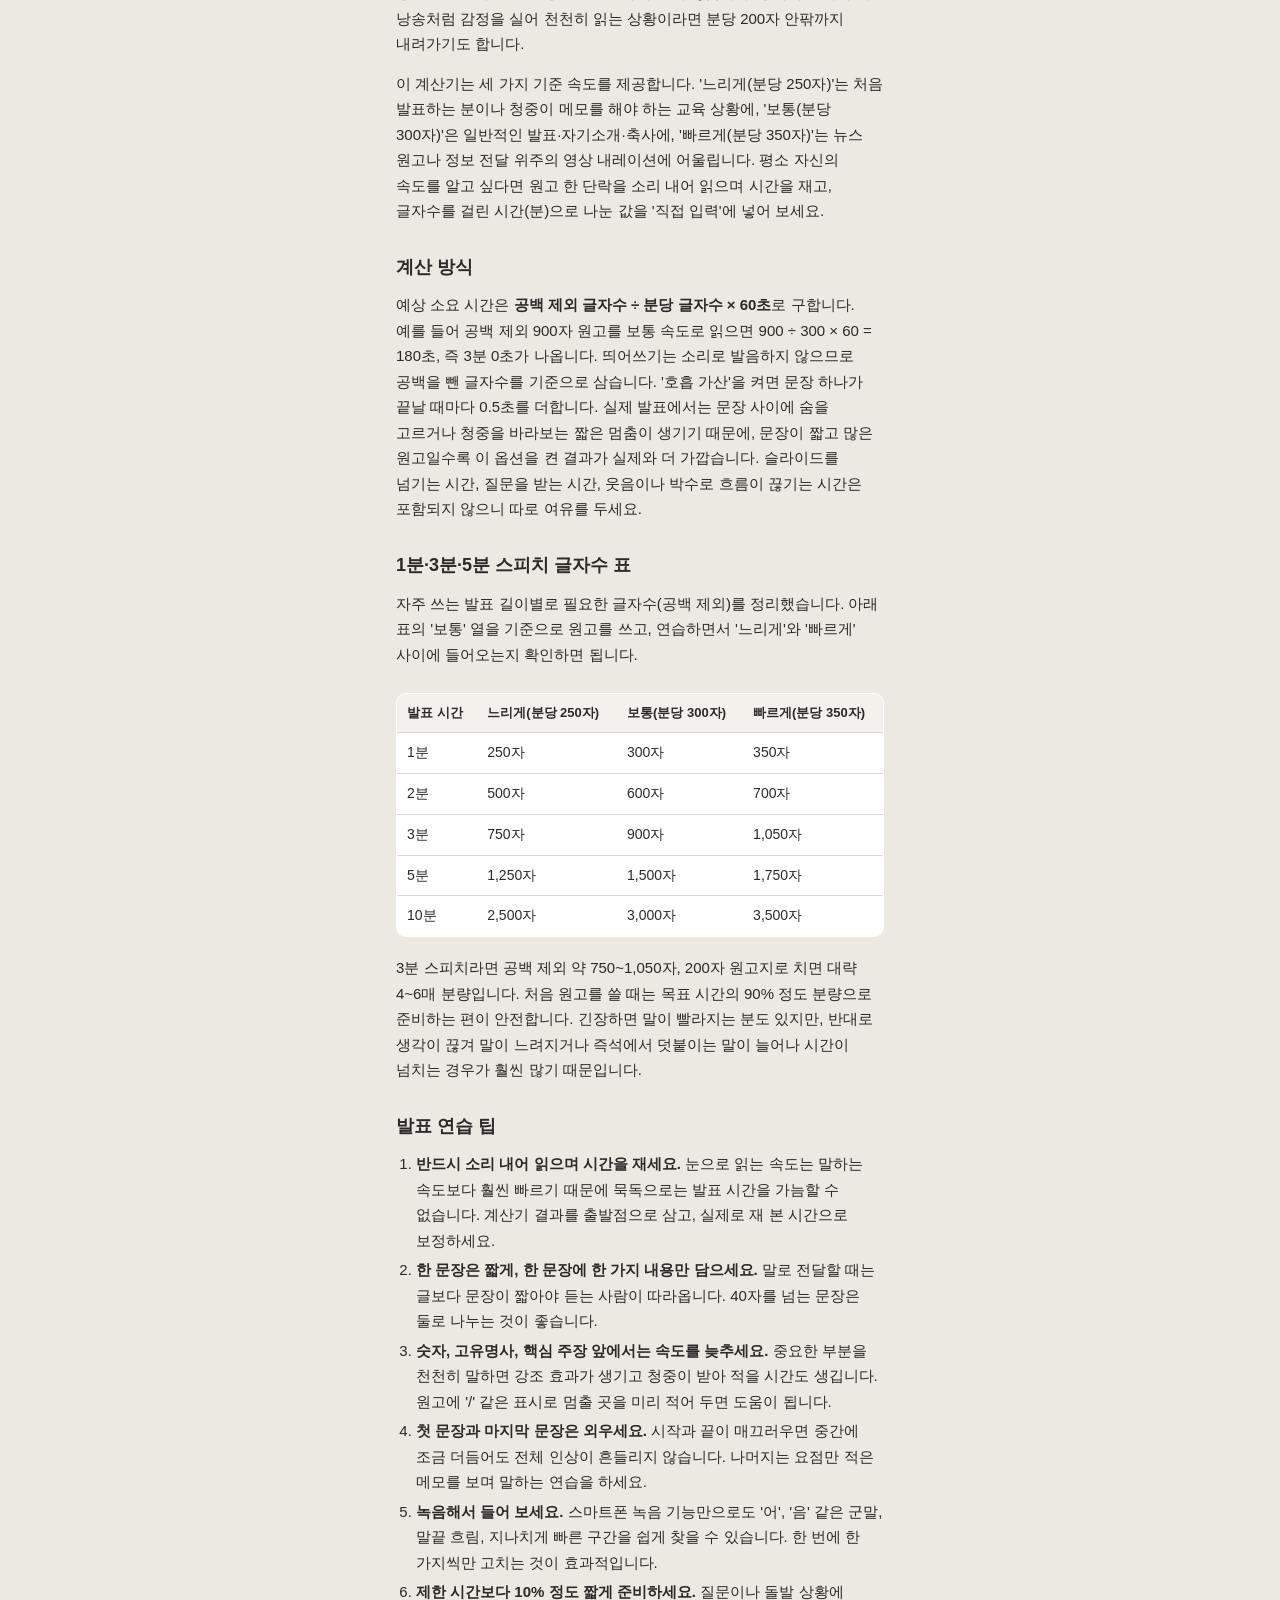
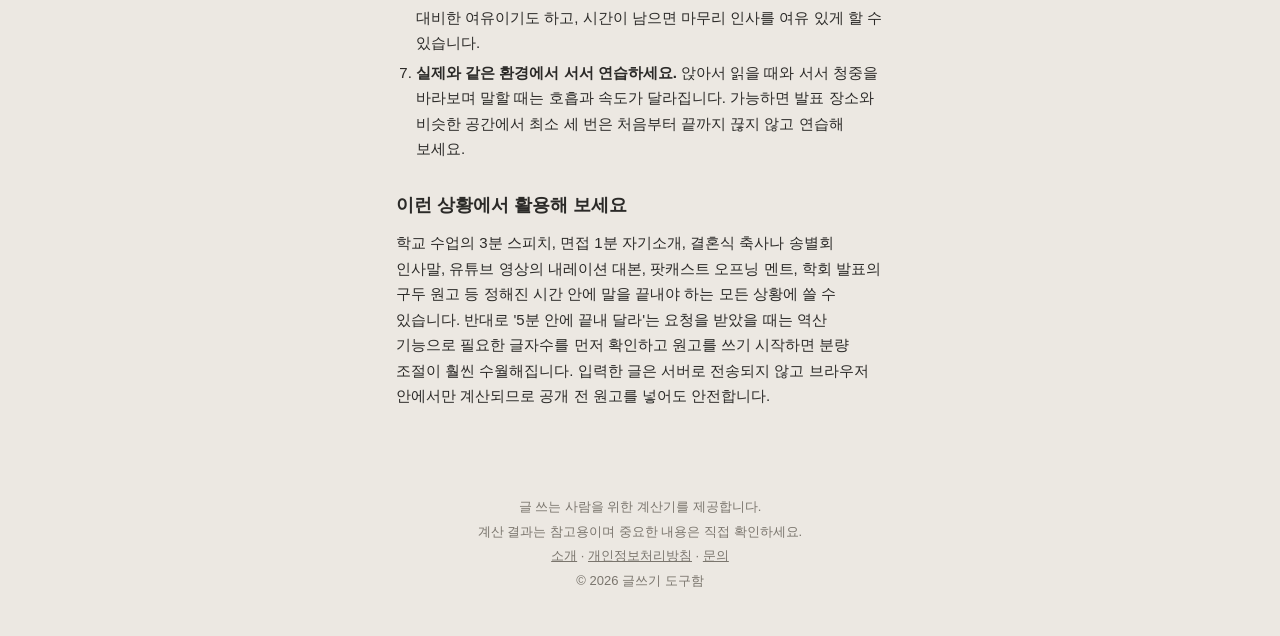
<file: speech-time/index.html>
<!DOCTYPE html>
<html lang="ko">
<head>
<meta charset="utf-8">
<meta name="viewport" content="width=device-width, initial-scale=1">
<title>발표 시간 계산기 | 글자수로 말하기 시간 · 3분 스피치 분량 계산</title>
<meta name="description" content="발표 원고를 붙여 넣으면 공백 제외 글자수와 말하기 속도(분당 250·300·350자)로 예상 발표 시간을 바로 계산합니다. 1분·3분·5분 스피치에 필요한 글자수 역산과 문장 사이 호흡 가산 옵션도 제공합니다.">
<link rel="canonical" href="https://choi-kwan-u.github.io/tools/speech-time/">
<meta property="og:type" content="website">
<meta property="og:title" content="발표 시간 계산기 | 글자수로 말하기 시간 · 3분 스피치 분량 계산">
<meta property="og:description" content="발표 원고를 붙여 넣으면 공백 제외 글자수와 말하기 속도(분당 250·300·350자)로 예상 발표 시간을 바로 계산합니다. 1분·3분·5분 스피치에 필요한 글자수 역산과 문장 사이 호흡 가산 옵션도 제공합니다.">
<meta property="og:url" content="https://choi-kwan-u.github.io/tools/speech-time/">
<meta property="og:site_name" content="글쓰기 도구함">
<meta property="og:locale" content="ko_KR">
<meta name="twitter:card" content="summary">
<link rel="icon" href="data:image/svg+xml,%3Csvg xmlns='http://www.w3.org/2000/svg' viewBox='0 0 100 100'%3E%3Crect width='100' height='100' rx='20' fill='%233d3a35'/%3E%3Ctext x='50' y='70' font-size='56' text-anchor='middle' fill='white' font-family='sans-serif'%3E글%3C/text%3E%3C/svg%3E">
<link rel="stylesheet" href="../css/style.css">
<style>
.reverse-title { font-size: 15px; font-weight: 700; margin: 0 0 10px; }
.reverse-range { margin: 14px 0 0; font-size: 14px; color: var(--muted); }
.hint.text-bad { color: var(--bad); }
</style>
</head>
<body>
<div class="wrap">
  <div id="site-header"></div>
  <main>
    <h1>발표 시간 계산기</h1>
    <p class="lead">원고를 붙여 넣으면 글자수와 말하기 속도로 예상 발표 시간을 바로 계산합니다.</p>

    <section class="card">
      <div class="field">
        <label class="field-label" for="text">발표 원고</label>
        <textarea id="text" placeholder="발표·낭독할 원고를 붙여 넣으세요. 입력하는 즉시 예상 시간이 계산되며, 내용은 서버로 전송되지 않습니다." spellcheck="false"></textarea>
      </div>

      <div class="chip-group">
        <p class="chip-group-title">말하기 속도</p>
        <div class="chips" data-name="speed">
          <button type="button" class="chip" data-value="250">느리게(분당 250자)</button>
          <button type="button" class="chip is-active" data-value="300">보통(분당 300자)</button>
          <button type="button" class="chip" data-value="350">빠르게(분당 350자)</button>
          <button type="button" class="chip" data-value="custom">직접 입력</button>
        </div>
      </div>

      <div class="field hidden" id="custom-field">
        <label class="field-label" for="rate">분당 글자수 직접 입력</label>
        <div class="field-row">
          <input type="number" id="rate" class="inline-input" value="300" min="50" max="1000" step="10" inputmode="numeric" placeholder="300">
          <span class="unit">자/분</span>
        </div>
        <p class="hint" id="rate-hint">분당 50~1,000자 사이로 입력하세요.</p>
      </div>

      <label class="checkbox-row">
        <input type="checkbox" id="breath">
        <span>문장 사이 호흡 가산 (문장당 +0.5초)</span>
      </label>

      <div class="result" aria-live="polite">
        <p class="result-label">예상 소요 시간</p>
        <p class="result-big" id="result-big">0분 0초</p>
        <p class="hint" id="empty-hint">원고를 입력하면 예상 소요 시간이 바로 계산됩니다.</p>
        <div class="result-grid">
          <div class="result-item"><span class="label">공백 제외 글자수</span><span class="value" id="v-chars">0자</span></div>
          <div class="result-item"><span class="label">문장 수</span><span class="value" id="v-sentences">0문장</span></div>
          <div class="result-item"><span class="label">공백 포함 글자수</span><span class="value" id="v-with-spaces">0자</span></div>
          <div class="result-item"><span class="label">적용 속도</span><span class="value" id="v-rate">분당 300자</span></div>
        </div>
      </div>

      <button type="button" class="btn-primary" id="copy-btn">결과 복사</button>
      <p class="hint hidden" id="copy-hint">복사할 결과가 없습니다. 먼저 원고를 입력하세요.</p>

      <div class="result" id="reverse">
        <h2 class="reverse-title">N분 발표에 필요한 글자수</h2>
        <div class="field-row">
          <input type="number" id="minutes" class="inline-input" value="3" min="0.5" max="120" step="0.5" inputmode="decimal" aria-label="발표 시간(분)">
          <span class="unit">분 발표</span>
        </div>
        <p class="hint" id="minutes-hint">0.5~120분 사이로 입력하세요. 입력 즉시 계산됩니다.</p>
        <div class="result-grid">
          <div class="result-item"><span class="label">느리게(분당 250자)</span><span class="value" id="rev-slow">750자</span></div>
          <div class="result-item"><span class="label">보통(분당 300자)</span><span class="value" id="rev-normal">900자</span></div>
          <div class="result-item"><span class="label">빠르게(분당 350자)</span><span class="value" id="rev-fast">1,050자</span></div>
          <div class="result-item hidden" id="rev-custom-item"><span class="label" id="rev-custom-label">직접 입력</span><span class="value" id="rev-custom">0자</span></div>
        </div>
        <p class="reverse-range" id="rev-range">3분 발표라면 공백 제외 약 750~1,050자가 적당합니다.</p>
      </div>
    </section>

    <div class="ad-slot"><!-- AdSense 코드 자리 --></div>

    <nav class="other-tools" aria-label="다른 도구">
      <h2>다른 도구</h2>
      <ul>
        <li><a href="../reading-time/">읽는 시간 계산기</a><span class="desc">글자수로 읽는 시간 계산</span></li>
        <li><a href="../contest-length/">공모전 분량 체크기</a><span class="desc">원고지 매수 변환·분량 확인</span></li>
        <li><a href="../srt-tool/">SRT 자막 도구</a><span class="desc">자막 시간 밀기·합치기·검사</span></li>
        <li><a href="../name-generator/">소설 인물 이름 생성기</a><span class="desc">시대·성별·분위기별 한국 이름</span></li>
      </ul>
    </nav>

    <article class="article">
      <h2>한국어 말하기 속도는 얼마나 될까요</h2>
      <p>발표나 낭독에 걸리는 시간은 원고의 글자수를 말하기 속도로 나누면 대략 짐작할 수 있습니다. 한국어 성인이 또박또박 말할 때의 속도는 일반적으로 1분에 공백 제외 250~350자 정도로 알려져 있습니다. 뉴스 앵커나 아나운서는 훈련을 받은 사람들이라 평균적으로 분당 330~370자 안팎으로 비교적 빠르게 읽는 편이고, 청중을 바라보며 설명하는 발표나 강연은 그보다 느린 분당 250~300자 수준이 많습니다. 동화 구연이나 시 낭송처럼 감정을 실어 천천히 읽는 상황이라면 분당 200자 안팎까지 내려가기도 합니다.</p>
      <p>이 계산기는 세 가지 기준 속도를 제공합니다. '느리게(분당 250자)'는 처음 발표하는 분이나 청중이 메모를 해야 하는 교육 상황에, '보통(분당 300자)'은 일반적인 발표·자기소개·축사에, '빠르게(분당 350자)'는 뉴스 원고나 정보 전달 위주의 영상 내레이션에 어울립니다. 평소 자신의 속도를 알고 싶다면 원고 한 단락을 소리 내어 읽으며 시간을 재고, 글자수를 걸린 시간(분)으로 나눈 값을 '직접 입력'에 넣어 보세요.</p>

      <h2>계산 방식</h2>
      <p>예상 소요 시간은 <strong>공백 제외 글자수 ÷ 분당 글자수 × 60초</strong>로 구합니다. 예를 들어 공백 제외 900자 원고를 보통 속도로 읽으면 900 ÷ 300 × 60 = 180초, 즉 3분 0초가 나옵니다. 띄어쓰기는 소리로 발음하지 않으므로 공백을 뺀 글자수를 기준으로 삼습니다. '호흡 가산'을 켜면 문장 하나가 끝날 때마다 0.5초를 더합니다. 실제 발표에서는 문장 사이에 숨을 고르거나 청중을 바라보는 짧은 멈춤이 생기기 때문에, 문장이 짧고 많은 원고일수록 이 옵션을 켠 결과가 실제와 더 가깝습니다. 슬라이드를 넘기는 시간, 질문을 받는 시간, 웃음이나 박수로 흐름이 끊기는 시간은 포함되지 않으니 따로 여유를 두세요.</p>

      <h2>1분·3분·5분 스피치 글자수 표</h2>
      <p>자주 쓰는 발표 길이별로 필요한 글자수(공백 제외)를 정리했습니다. 아래 표의 '보통' 열을 기준으로 원고를 쓰고, 연습하면서 '느리게'와 '빠르게' 사이에 들어오는지 확인하면 됩니다.</p>
      <div class="table-wrap">
        <table>
          <thead>
            <tr><th>발표 시간</th><th>느리게(분당 250자)</th><th>보통(분당 300자)</th><th>빠르게(분당 350자)</th></tr>
          </thead>
          <tbody>
            <tr><td>1분</td><td>250자</td><td>300자</td><td>350자</td></tr>
            <tr><td>2분</td><td>500자</td><td>600자</td><td>700자</td></tr>
            <tr><td>3분</td><td>750자</td><td>900자</td><td>1,050자</td></tr>
            <tr><td>5분</td><td>1,250자</td><td>1,500자</td><td>1,750자</td></tr>
            <tr><td>10분</td><td>2,500자</td><td>3,000자</td><td>3,500자</td></tr>
          </tbody>
        </table>
      </div>
      <p>3분 스피치라면 공백 제외 약 750~1,050자, 200자 원고지로 치면 대략 4~6매 분량입니다. 처음 원고를 쓸 때는 목표 시간의 90% 정도 분량으로 준비하는 편이 안전합니다. 긴장하면 말이 빨라지는 분도 있지만, 반대로 생각이 끊겨 말이 느려지거나 즉석에서 덧붙이는 말이 늘어나 시간이 넘치는 경우가 훨씬 많기 때문입니다.</p>

      <h2>발표 연습 팁</h2>
      <ol>
        <li><strong>반드시 소리 내어 읽으며 시간을 재세요.</strong> 눈으로 읽는 속도는 말하는 속도보다 훨씬 빠르기 때문에 묵독으로는 발표 시간을 가늠할 수 없습니다. 계산기 결과를 출발점으로 삼고, 실제로 재 본 시간으로 보정하세요.</li>
        <li><strong>한 문장은 짧게, 한 문장에 한 가지 내용만 담으세요.</strong> 말로 전달할 때는 글보다 문장이 짧아야 듣는 사람이 따라옵니다. 40자를 넘는 문장은 둘로 나누는 것이 좋습니다.</li>
        <li><strong>숫자, 고유명사, 핵심 주장 앞에서는 속도를 늦추세요.</strong> 중요한 부분을 천천히 말하면 강조 효과가 생기고 청중이 받아 적을 시간도 생깁니다. 원고에 '/' 같은 표시로 멈출 곳을 미리 적어 두면 도움이 됩니다.</li>
        <li><strong>첫 문장과 마지막 문장은 외우세요.</strong> 시작과 끝이 매끄러우면 중간에 조금 더듬어도 전체 인상이 흔들리지 않습니다. 나머지는 요점만 적은 메모를 보며 말하는 연습을 하세요.</li>
        <li><strong>녹음해서 들어 보세요.</strong> 스마트폰 녹음 기능만으로도 '어', '음' 같은 군말, 말끝 흐림, 지나치게 빠른 구간을 쉽게 찾을 수 있습니다. 한 번에 한 가지씩만 고치는 것이 효과적입니다.</li>
        <li><strong>제한 시간보다 10% 정도 짧게 준비하세요.</strong> 질문이나 돌발 상황에 대비한 여유이기도 하고, 시간이 남으면 마무리 인사를 여유 있게 할 수 있습니다.</li>
        <li><strong>실제와 같은 환경에서 서서 연습하세요.</strong> 앉아서 읽을 때와 서서 청중을 바라보며 말할 때는 호흡과 속도가 달라집니다. 가능하면 발표 장소와 비슷한 공간에서 최소 세 번은 처음부터 끝까지 끊지 않고 연습해 보세요.</li>
      </ol>

      <h2>이런 상황에서 활용해 보세요</h2>
      <p>학교 수업의 3분 스피치, 면접 1분 자기소개, 결혼식 축사나 송별회 인사말, 유튜브 영상의 내레이션 대본, 팟캐스트 오프닝 멘트, 학회 발표의 구두 원고 등 정해진 시간 안에 말을 끝내야 하는 모든 상황에 쓸 수 있습니다. 반대로 '5분 안에 끝내 달라'는 요청을 받았을 때는 역산 기능으로 필요한 글자수를 먼저 확인하고 원고를 쓰기 시작하면 분량 조절이 훨씬 수월해집니다. 입력한 글은 서버로 전송되지 않고 브라우저 안에서만 계산되므로 공개 전 원고를 넣어도 안전합니다.</p>
    </article>
  </main>

  <div class="ad-slot"><!-- AdSense 코드 자리 --></div>
  <div id="site-footer"></div>
</div>
<script src="../js/common.js"></script>
<script>
(function () {
  'use strict';
  var T = window.Tools;

  var DEFAULT_RATE = 300;
  var RATE_MIN = 50, RATE_MAX = 1000;
  var DEFAULT_MINUTES = 3;
  var MIN_MINUTES = 0.5, MAX_MINUTES = 120;
  var BREATH_SECONDS = 0.5;
  var PRESETS = [
    { label: '느리게', rate: 250 },
    { label: '보통', rate: 300 },
    { label: '빠르게', rate: 350 }
  ];

  var textEl = document.getElementById('text');
  var customField = document.getElementById('custom-field');
  var rateEl = document.getElementById('rate');
  var rateHint = document.getElementById('rate-hint');
  var breathEl = document.getElementById('breath');
  var bigEl = document.getElementById('result-big');
  var emptyHint = document.getElementById('empty-hint');
  var vChars = document.getElementById('v-chars');
  var vSentences = document.getElementById('v-sentences');
  var vWithSpaces = document.getElementById('v-with-spaces');
  var vRate = document.getElementById('v-rate');
  var copyBtn = document.getElementById('copy-btn');
  var copyHint = document.getElementById('copy-hint');
  var minutesEl = document.getElementById('minutes');
  var minutesHint = document.getElementById('minutes-hint');
  var revSlow = document.getElementById('rev-slow');
  var revNormal = document.getElementById('rev-normal');
  var revFast = document.getElementById('rev-fast');
  var revCustomItem = document.getElementById('rev-custom-item');
  var revCustomLabel = document.getElementById('rev-custom-label');
  var revCustom = document.getElementById('rev-custom');
  var revRange = document.getElementById('rev-range');

  var RATE_HINT_OK = '분당 50~1,000자 사이로 입력하세요.';
  var RATE_HINT_BAD = '분당 50~1,000자 사이의 숫자를 입력하세요. 기본값인 분당 300자로 계산합니다.';
  var MINUTES_HINT_OK = '0.5~120분 사이로 입력하세요. 입력 즉시 계산됩니다.';
  var MINUTES_HINT_BAD = '0.5~120분 사이의 숫자를 입력하세요. 기본값인 3분으로 계산합니다.';

  var last = null;      /* 마지막 계산 결과 (복사용) */
  var copyHintTimer = null;

  var speed = T.initChips(document.querySelector('[data-name="speed"]'), function (value) {
    var isCustom = value === 'custom';
    customField.classList.toggle('hidden', !isCustom);
    if (isCustom) {
      rateEl.focus();
      rateEl.select();
    }
    update();
    updateReverse();
  });

  /* 현재 적용할 분당 글자수. 직접 입력이 잘못되면 기본값 300 적용 */
  function currentRate() {
    var value = speed.value;
    if (value !== 'custom') {
      var preset = T.toNumber(value, NaN);
      return { rate: isFinite(preset) ? preset : DEFAULT_RATE, custom: false, invalid: false };
    }
    var n = T.toNumber(rateEl.value, NaN);
    var ok = isFinite(n) && n >= RATE_MIN && n <= RATE_MAX;
    rateHint.textContent = ok ? RATE_HINT_OK : RATE_HINT_BAD;
    rateHint.classList.toggle('text-bad', !ok);
    return { rate: ok ? n : DEFAULT_RATE, custom: true, invalid: !ok };
  }

  function update() {
    var c = T.count(textEl.value);
    var r = currentRate();
    var breath = breathEl.checked;
    var seconds = 0;
    if (!c.isEmpty) {
      seconds = c.withoutSpaces / r.rate * 60;
      if (breath) seconds += c.sentences * BREATH_SECONDS;
    }
    var duration = T.formatDuration(seconds);

    bigEl.textContent = duration;
    emptyHint.classList.toggle('hidden', !c.isEmpty);
    if (!c.isEmpty) { clearTimeout(copyHintTimer); copyHint.classList.add('hidden'); }
    vChars.textContent = T.formatNumber(c.withoutSpaces) + '자';
    vSentences.textContent = T.formatNumber(c.sentences) + '문장';
    vWithSpaces.textContent = T.formatNumber(c.isEmpty ? 0 : c.withSpaces) + '자';
    vRate.textContent = '분당 ' + T.formatNumber(r.rate) + '자';

    last = {
      isEmpty: c.isEmpty,
      duration: duration,
      chars: c.withoutSpaces,
      sentences: c.sentences,
      rate: r.rate,
      breath: breath
    };
  }

  function buildSummary() {
    if (!last) update();
    var s = '예상 소요 시간 ' + last.duration +
      ' (공백 제외 ' + T.formatNumber(last.chars) + '자, 분당 ' + T.formatNumber(last.rate) + '자 기준';
    if (last.breath) s += ', 문장당 0.5초 호흡 포함';
    return s + ')';
  }

  function showCopyHint(message) {
    copyHint.textContent = message;
    copyHint.classList.remove('hidden');
    clearTimeout(copyHintTimer);
    copyHintTimer = setTimeout(function () { copyHint.classList.add('hidden'); }, 2500);
  }

  /* 역산: N분 발표에 필요한 글자수 */
  function currentMinutes() {
    var n = T.toNumber(minutesEl.value, NaN);
    var ok = isFinite(n) && n >= MIN_MINUTES && n <= MAX_MINUTES;
    minutesHint.textContent = ok ? MINUTES_HINT_OK : MINUTES_HINT_BAD;
    minutesHint.classList.toggle('text-bad', !ok);
    return ok ? n : DEFAULT_MINUTES;
  }

  function formatMinutes(m) {
    var rounded = Math.round(m * 10) / 10;
    return T.formatNumber(rounded);
  }

  function updateReverse() {
    var minutes = currentMinutes();
    var slow = Math.round(minutes * PRESETS[0].rate);
    var normal = Math.round(minutes * PRESETS[1].rate);
    var fast = Math.round(minutes * PRESETS[2].rate);
    revSlow.textContent = T.formatNumber(slow) + '자';
    revNormal.textContent = T.formatNumber(normal) + '자';
    revFast.textContent = T.formatNumber(fast) + '자';

    var r = currentRate();
    var showCustom = r.custom && !r.invalid;
    revCustomItem.classList.toggle('hidden', !showCustom);
    if (showCustom) {
      revCustomLabel.textContent = '직접 입력(분당 ' + T.formatNumber(r.rate) + '자)';
      revCustom.textContent = T.formatNumber(Math.round(minutes * r.rate)) + '자';
    }

    revRange.textContent = formatMinutes(minutes) + '분 발표라면 공백 제외 약 ' +
      T.formatNumber(slow) + '~' + T.formatNumber(fast) + '자가 적당합니다.';
  }

  textEl.addEventListener('input', update);
  breathEl.addEventListener('change', update);
  rateEl.addEventListener('input', function () { update(); updateReverse(); });
  minutesEl.addEventListener('input', updateReverse);

  copyBtn.addEventListener('click', function () {
    if (!last) update();
    if (last.isEmpty) {
      showCopyHint('복사할 결과가 없습니다. 먼저 원고를 입력하세요.');
      return;
    }
    T.copyText(buildSummary(), copyBtn).then(function (ok) {
      if (!ok) showCopyHint('복사에 실패했습니다. 결과를 직접 선택해 복사해 주세요.');
      else { clearTimeout(copyHintTimer); copyHint.classList.add('hidden'); }
    });
  });

  update();
  updateReverse();
})();
</script>
</body>
</html>
</file>
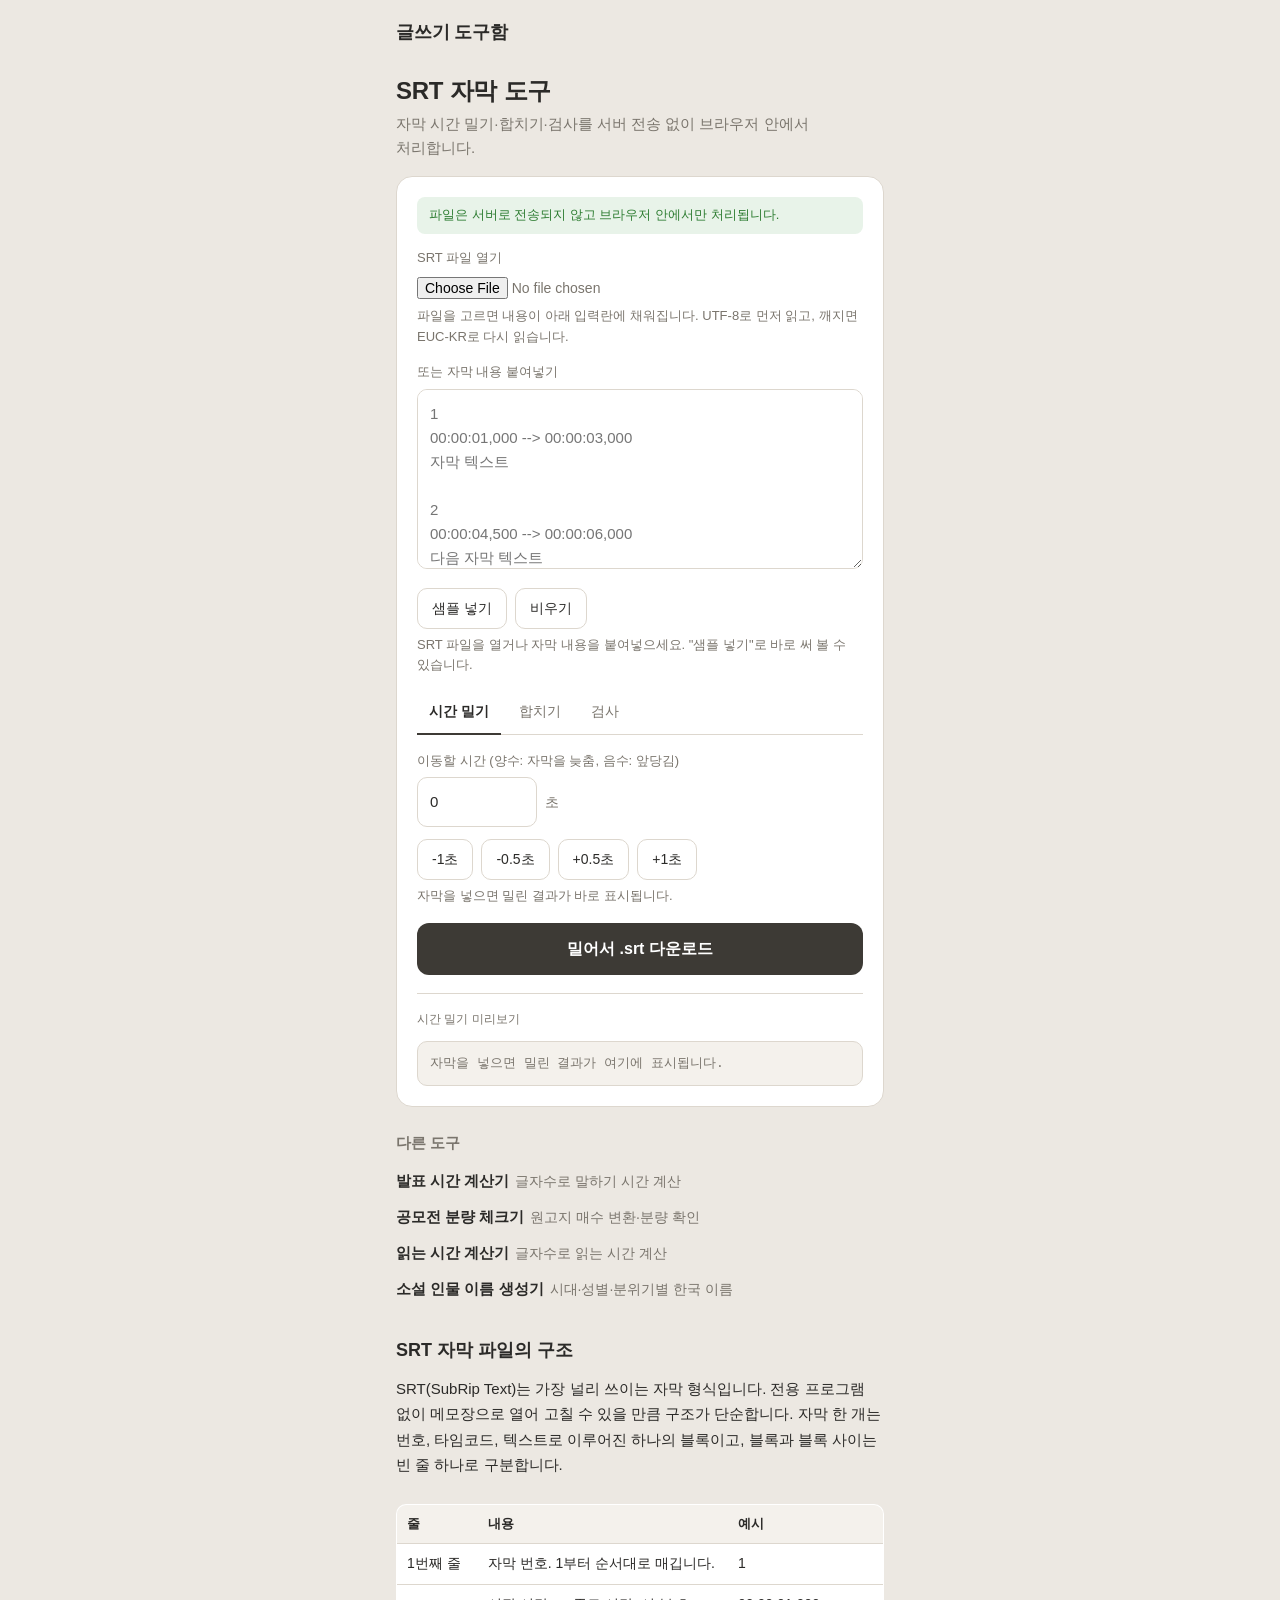
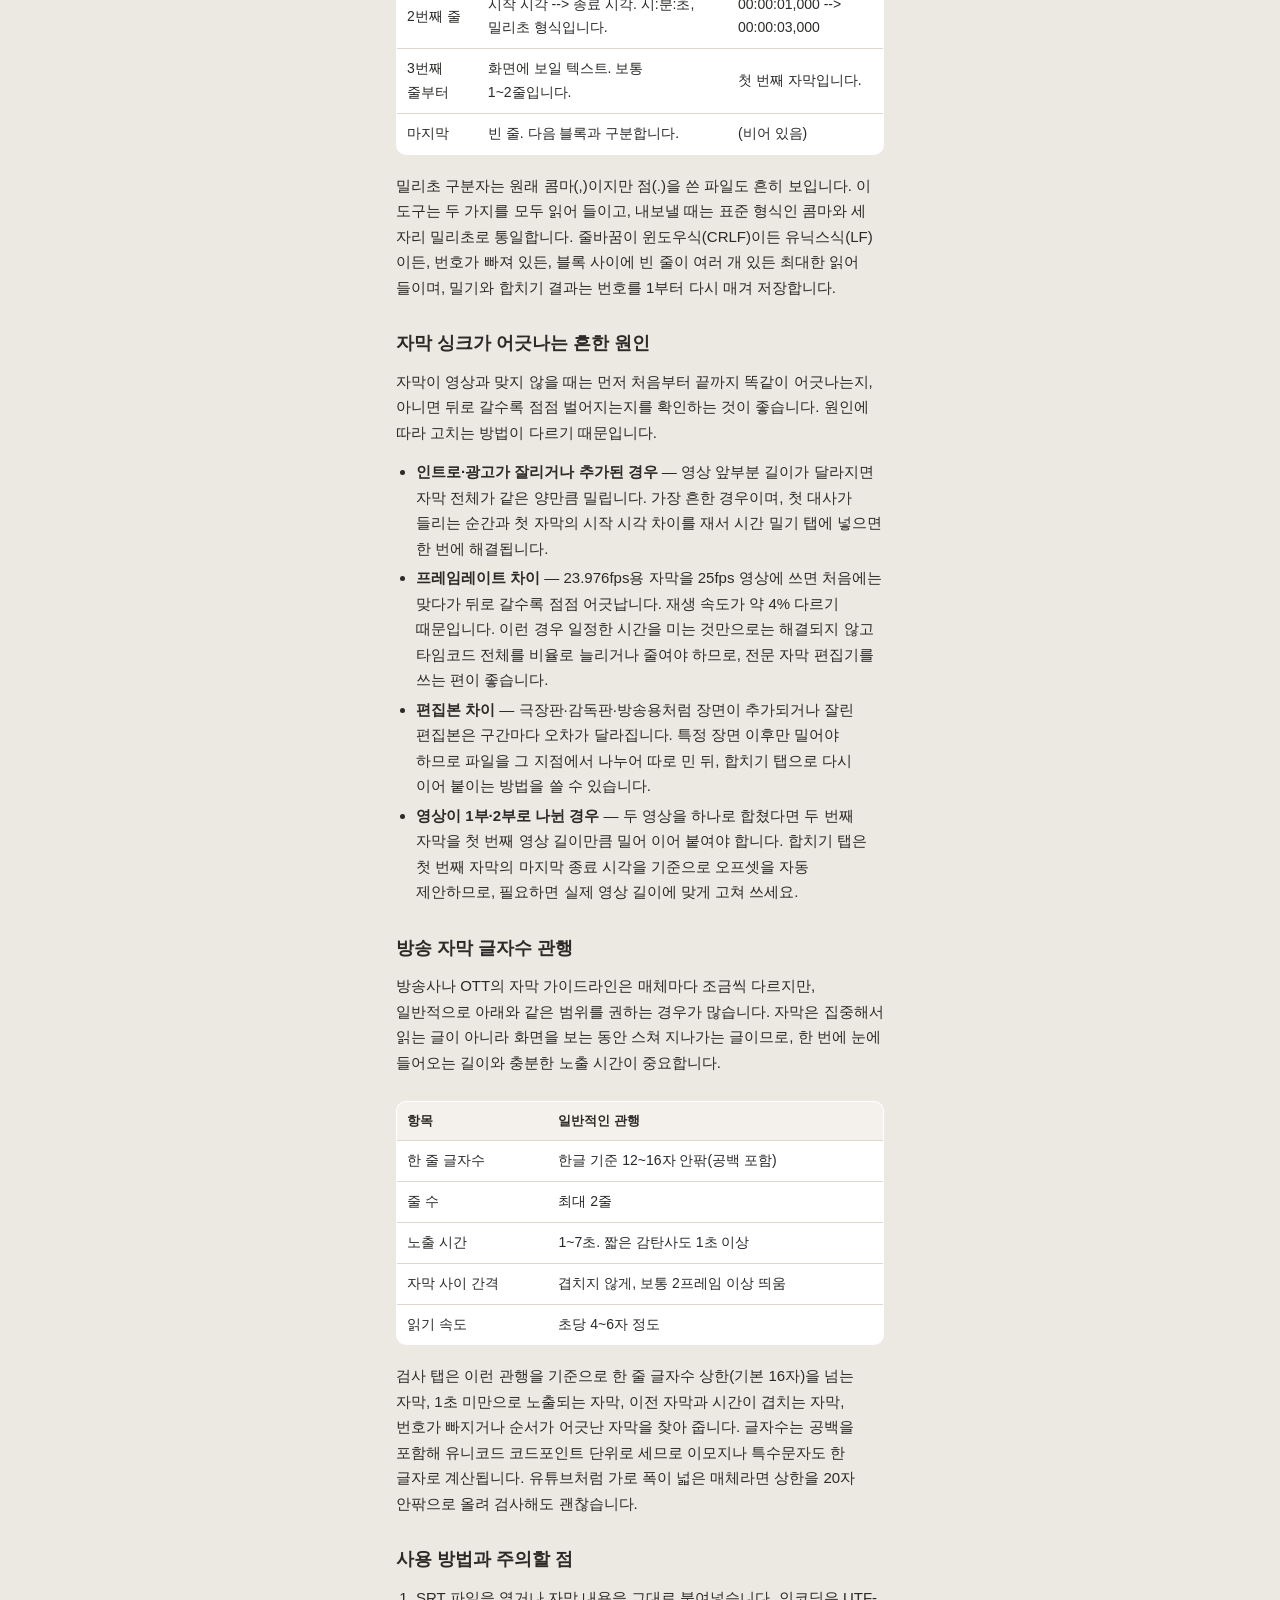
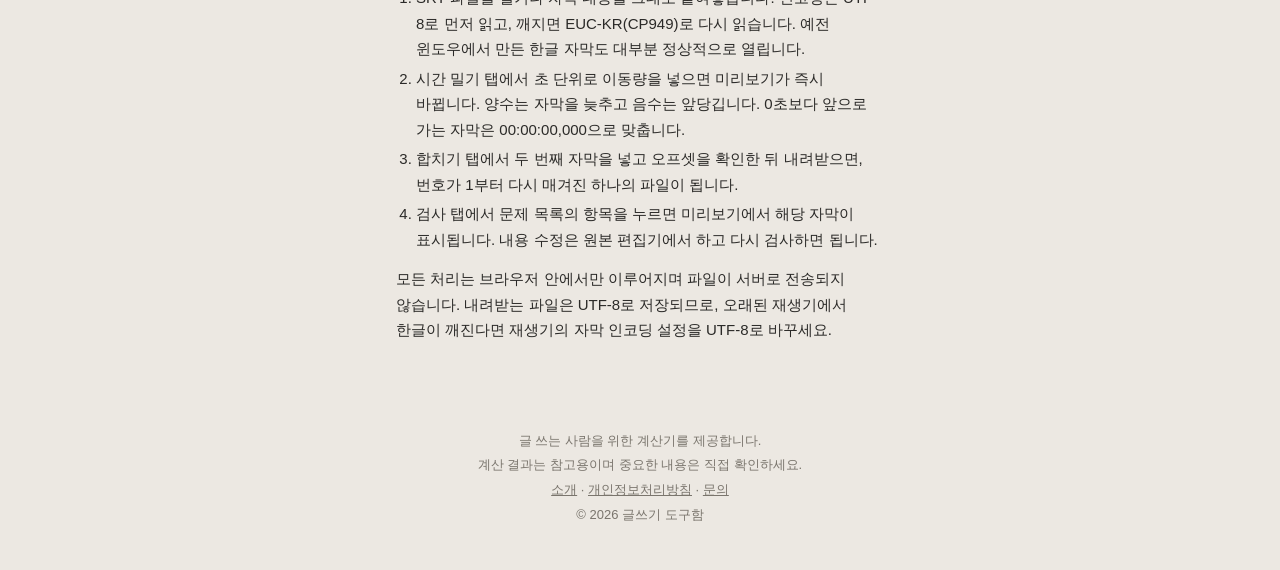
<file: srt-tool/index.html>
<!DOCTYPE html>
<html lang="ko">
<head>
<meta charset="utf-8">
<meta name="viewport" content="width=device-width, initial-scale=1">
<title>SRT 자막 시간 밀기 · 합치기 · 검사 | 브라우저에서 바로 처리</title>
<meta name="description" content="SRT 자막 파일의 타임코드를 초 단위로 밀고, 두 자막을 하나로 이어 붙이고, 한 줄 글자수·표시 시간·시간 겹침·번호 누락을 검사합니다. 파일은 서버로 보내지 않고 브라우저 안에서만 처리됩니다.">
<link rel="canonical" href="https://choi-kwan-u.github.io/tools/srt-tool/">
<meta property="og:type" content="website">
<meta property="og:title" content="SRT 자막 시간 밀기 · 합치기 · 검사 | 브라우저에서 바로 처리">
<meta property="og:description" content="SRT 자막 파일의 타임코드를 초 단위로 밀고, 두 자막을 하나로 이어 붙이고, 한 줄 글자수·표시 시간·시간 겹침·번호 누락을 검사합니다. 파일은 서버로 보내지 않고 브라우저 안에서만 처리됩니다.">
<meta property="og:url" content="https://choi-kwan-u.github.io/tools/srt-tool/">
<meta property="og:site_name" content="글쓰기 도구함">
<meta property="og:locale" content="ko_KR">
<meta name="twitter:card" content="summary">
<link rel="icon" href="data:image/svg+xml,%3Csvg xmlns='http://www.w3.org/2000/svg' viewBox='0 0 100 100'%3E%3Crect width='100' height='100' rx='20' fill='%233d3a35'/%3E%3Ctext x='50' y='70' font-size='56' text-anchor='middle' fill='white' font-family='sans-serif'%3E글%3C/text%3E%3C/svg%3E">
<link rel="stylesheet" href="../css/style.css">
<style>
  .privacy { margin: 0 0 14px; padding: 8px 12px; border-radius: 8px; background: var(--ok-bg); color: var(--ok); font-size: 13px; }
  #text2 { min-height: 110px; }
  .field-row .btn-small { flex: 0 0 auto; }
  pre.preview .srt-block.is-hl { background: var(--warn-bg); box-shadow: 0 0 0 3px var(--warn-bg); border-radius: 3px; }
  .issue-btn { display: block; width: 100%; padding: 0; background: none; border: none; text-align: left; font: inherit; font-size: 14px; color: inherit; cursor: pointer; }
  .issue-btn .tc { color: var(--muted); font-size: 13px; margin-left: 4px; }
  .issue-btn .why { display: block; color: var(--bad); font-size: 13px; }
  .issue-btn:hover strong, .issue-btn:focus-visible strong { text-decoration: underline; }
</style>
</head>
<body>
<div class="wrap">
  <div id="site-header"></div>
  <main>
    <h1>SRT 자막 도구</h1>
    <p class="lead">자막 시간 밀기·합치기·검사를 서버 전송 없이 브라우저 안에서 처리합니다.</p>

    <section class="card">
      <p class="privacy">파일은 서버로 전송되지 않고 브라우저 안에서만 처리됩니다.</p>

      <div class="field">
        <label class="field-label" for="file1">SRT 파일 열기</label>
        <input type="file" id="file1" accept=".srt,text/plain">
        <p class="hint" id="file1-hint" aria-live="polite">파일을 고르면 내용이 아래 입력란에 채워집니다. UTF-8로 먼저 읽고, 깨지면 EUC-KR로 다시 읽습니다.</p>
      </div>

      <div class="field">
        <label class="field-label" for="text1">또는 자막 내용 붙여넣기</label>
        <textarea id="text1" spellcheck="false" placeholder="1&#10;00:00:01,000 --> 00:00:03,000&#10;자막 텍스트&#10;&#10;2&#10;00:00:04,500 --> 00:00:06,000&#10;다음 자막 텍스트"></textarea>
        <div class="btn-row">
          <button type="button" class="btn-small" id="btn-sample1">샘플 넣기</button>
          <button type="button" class="btn-small" id="btn-clear1">비우기</button>
        </div>
        <p class="hint" id="parse-hint1" aria-live="polite"></p>
      </div>

      <div class="tabs" id="tabs" role="tablist">
        <button class="tab is-active" data-tab="shift">시간 밀기</button>
        <button class="tab" data-tab="merge">합치기</button>
        <button class="tab" data-tab="check">검사</button>
      </div>

      <section class="tab-panel" data-panel="shift" role="tabpanel">
        <div class="field">
          <label class="field-label" for="shift-sec">이동할 시간 (양수: 자막을 늦춤, 음수: 앞당김)</label>
          <div class="field-row">
            <input type="number" id="shift-sec" class="inline-input" step="0.1" value="0" inputmode="decimal">
            <span class="unit">초</span>
          </div>
          <div class="btn-row">
            <button type="button" class="btn-small shift-add" data-add="-1">-1초</button>
            <button type="button" class="btn-small shift-add" data-add="-0.5">-0.5초</button>
            <button type="button" class="btn-small shift-add" data-add="0.5">+0.5초</button>
            <button type="button" class="btn-small shift-add" data-add="1">+1초</button>
          </div>
          <p class="hint" id="shift-hint" aria-live="polite"></p>
        </div>
      </section>

      <section class="tab-panel" data-panel="merge" role="tabpanel">
        <div class="field">
          <label class="field-label" for="file2">두 번째 SRT 파일 열기</label>
          <input type="file" id="file2" accept=".srt,text/plain">
          <p class="hint" id="file2-hint" aria-live="polite">위 자막 뒤에 이어 붙일 파일입니다. 인코딩은 같은 방식으로 읽습니다.</p>
        </div>
        <div class="field">
          <label class="field-label" for="text2">또는 두 번째 자막 붙여넣기</label>
          <textarea id="text2" spellcheck="false" placeholder="이어 붙일 자막을 붙여넣으세요."></textarea>
          <div class="btn-row">
            <button type="button" class="btn-small" id="btn-sample2">샘플 넣기</button>
            <button type="button" class="btn-small" id="btn-clear2">비우기</button>
          </div>
          <p class="hint" id="parse-hint2" aria-live="polite"></p>
        </div>
        <div class="field">
          <label class="field-label" for="merge-offset">두 번째 자막을 미는 시간(오프셋)</label>
          <div class="field-row">
            <input type="number" id="merge-offset" class="inline-input" step="0.1" value="0" inputmode="decimal">
            <span class="unit">초</span>
            <button type="button" class="btn-small" id="btn-offset-auto">자동 제안</button>
          </div>
          <p class="hint" id="merge-hint" aria-live="polite"></p>
        </div>
      </section>

      <section class="tab-panel" data-panel="check" role="tabpanel">
        <div class="field">
          <label class="field-label" for="check-max">한 줄 글자수 상한</label>
          <div class="field-row">
            <input type="number" id="check-max" class="inline-input" min="1" max="200" step="1" value="16" inputmode="numeric">
            <span class="unit">자</span>
          </div>
          <p class="hint" id="check-hint" aria-live="polite">공백 포함, 유니코드 코드포인트 기준으로 셉니다. 검사 항목: 글자수 초과 · 표시 시간 1초 미만 · 시간 겹침 · 번호 누락·불연속</p>
        </div>
      </section>

      <button type="button" class="btn-primary" id="btn-main">밀어서 .srt 다운로드</button>
      <p class="hint" id="action-hint" aria-live="polite"></p>

      <div class="result">
        <p class="result-label" id="preview-label">시간 밀기 미리보기</p>
        <div id="check-result" class="hidden">
          <p id="check-status" class="mt-0" aria-live="polite"></p>
          <ul class="plain-list" id="check-list"></ul>
        </div>
        <pre class="preview" id="preview"></pre>
      </div>
    </section>

    <div class="ad-slot"><!-- AdSense 코드 자리 --></div>

    <nav class="other-tools" aria-label="다른 도구">
      <h2>다른 도구</h2>
      <ul>
        <li><a href="../speech-time/">발표 시간 계산기</a><span class="desc">글자수로 말하기 시간 계산</span></li>
        <li><a href="../contest-length/">공모전 분량 체크기</a><span class="desc">원고지 매수 변환·분량 확인</span></li>
        <li><a href="../reading-time/">읽는 시간 계산기</a><span class="desc">글자수로 읽는 시간 계산</span></li>
        <li><a href="../name-generator/">소설 인물 이름 생성기</a><span class="desc">시대·성별·분위기별 한국 이름</span></li>
      </ul>
    </nav>

    <article class="article">
      <h2>SRT 자막 파일의 구조</h2>
      <p>SRT(SubRip Text)는 가장 널리 쓰이는 자막 형식입니다. 전용 프로그램 없이 메모장으로 열어 고칠 수 있을 만큼 구조가 단순합니다. 자막 한 개는 번호, 타임코드, 텍스트로 이루어진 하나의 블록이고, 블록과 블록 사이는 빈 줄 하나로 구분합니다.</p>
      <div class="table-wrap">
        <table>
          <thead><tr><th>줄</th><th>내용</th><th>예시</th></tr></thead>
          <tbody>
            <tr><td>1번째 줄</td><td>자막 번호. 1부터 순서대로 매깁니다.</td><td>1</td></tr>
            <tr><td>2번째 줄</td><td>시작 시각 --&gt; 종료 시각. 시:분:초,밀리초 형식입니다.</td><td>00:00:01,000 --&gt; 00:00:03,000</td></tr>
            <tr><td>3번째 줄부터</td><td>화면에 보일 텍스트. 보통 1~2줄입니다.</td><td>첫 번째 자막입니다.</td></tr>
            <tr><td>마지막</td><td>빈 줄. 다음 블록과 구분합니다.</td><td>(비어 있음)</td></tr>
          </tbody>
        </table>
      </div>
      <p>밀리초 구분자는 원래 콤마(,)이지만 점(.)을 쓴 파일도 흔히 보입니다. 이 도구는 두 가지를 모두 읽어 들이고, 내보낼 때는 표준 형식인 콤마와 세 자리 밀리초로 통일합니다. 줄바꿈이 윈도우식(CRLF)이든 유닉스식(LF)이든, 번호가 빠져 있든, 블록 사이에 빈 줄이 여러 개 있든 최대한 읽어 들이며, 밀기와 합치기 결과는 번호를 1부터 다시 매겨 저장합니다.</p>

      <h2>자막 싱크가 어긋나는 흔한 원인</h2>
      <p>자막이 영상과 맞지 않을 때는 먼저 처음부터 끝까지 똑같이 어긋나는지, 아니면 뒤로 갈수록 점점 벌어지는지를 확인하는 것이 좋습니다. 원인에 따라 고치는 방법이 다르기 때문입니다.</p>
      <ul>
        <li><strong>인트로·광고가 잘리거나 추가된 경우</strong> — 영상 앞부분 길이가 달라지면 자막 전체가 같은 양만큼 밀립니다. 가장 흔한 경우이며, 첫 대사가 들리는 순간과 첫 자막의 시작 시각 차이를 재서 시간 밀기 탭에 넣으면 한 번에 해결됩니다.</li>
        <li><strong>프레임레이트 차이</strong> — 23.976fps용 자막을 25fps 영상에 쓰면 처음에는 맞다가 뒤로 갈수록 점점 어긋납니다. 재생 속도가 약 4% 다르기 때문입니다. 이런 경우 일정한 시간을 미는 것만으로는 해결되지 않고 타임코드 전체를 비율로 늘리거나 줄여야 하므로, 전문 자막 편집기를 쓰는 편이 좋습니다.</li>
        <li><strong>편집본 차이</strong> — 극장판·감독판·방송용처럼 장면이 추가되거나 잘린 편집본은 구간마다 오차가 달라집니다. 특정 장면 이후만 밀어야 하므로 파일을 그 지점에서 나누어 따로 민 뒤, 합치기 탭으로 다시 이어 붙이는 방법을 쓸 수 있습니다.</li>
        <li><strong>영상이 1부·2부로 나뉜 경우</strong> — 두 영상을 하나로 합쳤다면 두 번째 자막을 첫 번째 영상 길이만큼 밀어 이어 붙여야 합니다. 합치기 탭은 첫 번째 자막의 마지막 종료 시각을 기준으로 오프셋을 자동 제안하므로, 필요하면 실제 영상 길이에 맞게 고쳐 쓰세요.</li>
      </ul>

      <h2>방송 자막 글자수 관행</h2>
      <p>방송사나 OTT의 자막 가이드라인은 매체마다 조금씩 다르지만, 일반적으로 아래와 같은 범위를 권하는 경우가 많습니다. 자막은 집중해서 읽는 글이 아니라 화면을 보는 동안 스쳐 지나가는 글이므로, 한 번에 눈에 들어오는 길이와 충분한 노출 시간이 중요합니다.</p>
      <div class="table-wrap">
        <table>
          <thead><tr><th>항목</th><th>일반적인 관행</th></tr></thead>
          <tbody>
            <tr><td>한 줄 글자수</td><td>한글 기준 12~16자 안팎(공백 포함)</td></tr>
            <tr><td>줄 수</td><td>최대 2줄</td></tr>
            <tr><td>노출 시간</td><td>1~7초. 짧은 감탄사도 1초 이상</td></tr>
            <tr><td>자막 사이 간격</td><td>겹치지 않게, 보통 2프레임 이상 띄움</td></tr>
            <tr><td>읽기 속도</td><td>초당 4~6자 정도</td></tr>
          </tbody>
        </table>
      </div>
      <p>검사 탭은 이런 관행을 기준으로 한 줄 글자수 상한(기본 16자)을 넘는 자막, 1초 미만으로 노출되는 자막, 이전 자막과 시간이 겹치는 자막, 번호가 빠지거나 순서가 어긋난 자막을 찾아 줍니다. 글자수는 공백을 포함해 유니코드 코드포인트 단위로 세므로 이모지나 특수문자도 한 글자로 계산됩니다. 유튜브처럼 가로 폭이 넓은 매체라면 상한을 20자 안팎으로 올려 검사해도 괜찮습니다.</p>

      <h2>사용 방법과 주의할 점</h2>
      <ol>
        <li>SRT 파일을 열거나 자막 내용을 그대로 붙여넣습니다. 인코딩은 UTF-8로 먼저 읽고, 깨지면 EUC-KR(CP949)로 다시 읽습니다. 예전 윈도우에서 만든 한글 자막도 대부분 정상적으로 열립니다.</li>
        <li>시간 밀기 탭에서 초 단위로 이동량을 넣으면 미리보기가 즉시 바뀝니다. 양수는 자막을 늦추고 음수는 앞당깁니다. 0초보다 앞으로 가는 자막은 00:00:00,000으로 맞춥니다.</li>
        <li>합치기 탭에서 두 번째 자막을 넣고 오프셋을 확인한 뒤 내려받으면, 번호가 1부터 다시 매겨진 하나의 파일이 됩니다.</li>
        <li>검사 탭에서 문제 목록의 항목을 누르면 미리보기에서 해당 자막이 표시됩니다. 내용 수정은 원본 편집기에서 하고 다시 검사하면 됩니다.</li>
      </ol>
      <p>모든 처리는 브라우저 안에서만 이루어지며 파일이 서버로 전송되지 않습니다. 내려받는 파일은 UTF-8로 저장되므로, 오래된 재생기에서 한글이 깨진다면 재생기의 자막 인코딩 설정을 UTF-8로 바꾸세요.</p>
    </article>
  </main>

  <div class="ad-slot"><!-- AdSense 코드 자리 --></div>
  <div id="site-footer"></div>
</div>
<script src="../js/common.js"></script>
<script>
(function () {
  'use strict';
  var T = window.Tools;
  function $(id) { return document.getElementById(id); }

  /* ---------- 요소 ---------- */
  var text1 = $('text1'), text2 = $('text2');
  var file1 = $('file1'), file2 = $('file2');
  var fileHint1 = $('file1-hint'), fileHint2 = $('file2-hint');
  var parseHint1 = $('parse-hint1'), parseHint2 = $('parse-hint2');
  var shiftInput = $('shift-sec'), shiftHint = $('shift-hint');
  var offsetInput = $('merge-offset'), mergeHint = $('merge-hint');
  var maxInput = $('check-max'), checkHint = $('check-hint');
  var checkResult = $('check-result'), checkStatus = $('check-status'), checkList = $('check-list');
  var previewLabel = $('preview-label'), preview = $('preview');
  var btnMain = $('btn-main'), actionHint = $('action-hint');

  /* ---------- 상수 ---------- */
  var FILE_HINT_1 = fileHint1.textContent;
  var FILE_HINT_2 = fileHint2.textContent;
  var CHECK_HINT = checkHint.textContent;
  var MAX_ABS_SEC = 359999;     /* 99:59:59 까지 */
  var MAX_LIMIT = 200;
  var MAX_LIST = 300;           /* 검사 목록 최대 표시 개수 */
  var LABELS = { shift: '밀어서 .srt 다운로드', merge: '합쳐서 .srt 다운로드', check: '검사 실행' };

  var SAMPLE1 = [
    '1', '00:00:01,000 --> 00:00:03,000', '첫 번째 자막입니다.', '',
    '2', '00:00:04,500 --> 00:00:06,000', '두 번째 자막은', '두 줄로 표시됩니다.', '',
    '3', '00:00:07,250 --> 00:00:09,000', '이 줄은 한 줄 글자수 상한을 넘기는 긴 자막입니다.'
  ].join('\n') + '\n';
  var SAMPLE2 = [
    '1', '00:00:00,500 --> 00:00:02,000', '이어 붙일 자막입니다.', '',
    '2', '00:00:02,500 --> 00:00:04,000', '두 번째 파일의 마지막 자막입니다.'
  ].join('\n') + '\n';

  var state = {
    name1: '',
    parsed1: { blocks: [], skipped: 0 },
    parsed2: { blocks: [], skipped: 0 },
    offsetTouched: false,
    checkRan: false
  };

  /* ---------- SRT 파서 ---------- */
  var TIME_RE = /^(\d{1,3}):(\d{1,2}):(\d{1,2})[,.](\d{1,3})\s*-->\s*(\d{1,3}):(\d{1,2}):(\d{1,2})[,.](\d{1,3})/;
  var INDEX_RE = /^\d+$/;

  function parseTime(m, o) {
    var h = parseInt(m[o], 10), mi = parseInt(m[o + 1], 10), s = parseInt(m[o + 2], 10);
    var ms = parseInt((m[o + 3] + '00').slice(0, 3), 10);
    return ((h * 60 + mi) * 60 + s) * 1000 + ms;
  }

  function isIndexLine(lines, i) {
    return INDEX_RE.test(lines[i].trim()) && i + 1 < lines.length && TIME_RE.test(lines[i + 1].trim());
  }

  function parseSrt(text) {
    var out = { blocks: [], skipped: 0 };
    text = String(text == null ? '' : text).replace(/^\uFEFF/, '').replace(/\r\n?/g, '\n');
    if (!text.trim()) return out;
    var lines = text.split('\n');
    var n = lines.length, i = 0;
    while (i < n) {
      var line = lines[i].trim();
      if (!line) { i++; continue; }
      var index = null, m = null;
      if (isIndexLine(lines, i)) {
        index = parseInt(line, 10);
        m = TIME_RE.exec(lines[i + 1].trim());
        i += 2;
      } else if ((m = TIME_RE.exec(line))) {
        i += 1;
      } else {
        out.skipped++;
        while (i < n && lines[i].trim()) i++;
        continue;
      }
      var textLines = [];
      while (i < n) {
        var t = lines[i].trim();
        if (!t || TIME_RE.test(t) || isIndexLine(lines, i)) break;
        textLines.push(t);
        i++;
      }
      out.blocks.push({ index: index, start: parseTime(m, 1), end: parseTime(m, 5), lines: textLines });
    }
    return out;
  }

  /* ---------- 직렬화 ---------- */
  function pad(n, w) { var s = String(n); while (s.length < w) s = '0' + s; return s; }

  function fmtTime(ms) {
    ms = Math.max(0, Math.round(ms));
    var h = Math.floor(ms / 3600000);
    var m = Math.floor(ms / 60000) % 60;
    var s = Math.floor(ms / 1000) % 60;
    return pad(h, 2) + ':' + pad(m, 2) + ':' + pad(s, 2) + ',' + pad(ms % 1000, 3);
  }

  function fmtDelta(ms) {
    var s = Math.round(Math.abs(ms)) / 1000;
    return (ms < 0 ? '-' : '+') + T.formatNumber(s) + '초';
  }

  function numberOf(b, i, mode) {
    if (mode === 'original') return b.index == null ? '' : String(b.index);
    return String(i + 1);
  }

  function blockText(b, numLine) {
    return (numLine ? numLine + '\n' : '') +
      fmtTime(b.start) + ' --> ' + fmtTime(b.end) +
      (b.lines.length ? '\n' + b.lines.join('\n') : '');
  }

  function serialize(blocks, mode) {
    return blocks.map(function (b, i) { return blockText(b, numberOf(b, i, mode)); }).join('\n\n') + '\n';
  }

  function rangeOf(blocks) {
    if (!blocks.length) return null;
    var first = blocks[0].start, last = blocks[0].end;
    for (var i = 1; i < blocks.length; i++) {
      if (blocks[i].start < first) first = blocks[i].start;
      if (blocks[i].end > last) last = blocks[i].end;
    }
    return { first: first, last: last };
  }

  function shiftBlocks(blocks, deltaMs) {
    var clipped = 0;
    var res = blocks.map(function (b) {
      var s = b.start + deltaMs, e = b.end + deltaMs;
      if (s < 0 || e < 0) clipped++;
      return { index: b.index, start: Math.max(0, s), end: Math.max(0, e), lines: b.lines };
    });
    return { blocks: res, clipped: clipped };
  }

  /* ---------- 숫자 입력 읽기 ---------- */
  function readSeconds(input, fallback) {
    var raw = String(input.value || '').trim();
    if (input.validity && input.validity.badInput) {
      return { value: fallback, note: '숫자가 아니어서 ' + fallback + '초로 처리합니다.' };
    }
    if (raw === '') return { value: fallback, note: '' };
    var n = T.toNumber(raw, NaN);
    if (!isFinite(n)) return { value: fallback, note: '숫자가 아니어서 ' + fallback + '초로 처리합니다.' };
    if (Math.abs(n) > MAX_ABS_SEC) {
      return { value: T.clamp(n, -MAX_ABS_SEC, MAX_ABS_SEC), note: '±' + T.formatNumber(MAX_ABS_SEC) + '초 범위로 제한했습니다.' };
    }
    return { value: n, note: '' };
  }

  function readLimit() {
    var raw = String(maxInput.value || '').trim();
    var bad = maxInput.validity && maxInput.validity.badInput;
    var n = T.toNumber(raw, NaN);
    if (bad || raw === '' || !isFinite(n)) return { value: 16, note: '상한이 비어 있거나 숫자가 아니어서 16자로 검사합니다.' };
    var v = Math.floor(n);
    if (v < 1 || v > MAX_LIMIT) {
      return { value: T.clamp(v, 1, MAX_LIMIT), note: '상한은 1~' + MAX_LIMIT + '자 사이로 제한했습니다.' };
    }
    return { value: v, note: '' };
  }

  /* ---------- 파일 읽기 (UTF-8 → EUC-KR) ---------- */
  function decodeBuffer(buf) {
    var bytes = new Uint8Array(buf);
    var text, enc;
    try {
      if (bytes.length >= 2 && bytes[0] === 0xFF && bytes[1] === 0xFE) {
        text = new TextDecoder('utf-16le').decode(buf); enc = 'UTF-16LE';
      } else if (bytes.length >= 2 && bytes[0] === 0xFE && bytes[1] === 0xFF) {
        text = new TextDecoder('utf-16be').decode(buf); enc = 'UTF-16BE';
      } else {
        text = new TextDecoder('utf-8', { fatal: true }).decode(buf); enc = 'UTF-8';
      }
    } catch (e) {
      try {
        text = new TextDecoder('euc-kr').decode(buf); enc = 'EUC-KR';
      } catch (e2) {
        text = new TextDecoder('utf-8').decode(buf); enc = 'UTF-8 (일부 글자 깨짐)';
      }
    }
    return { text: text.replace(/^\uFEFF/, ''), enc: enc };
  }

  function readSrtFile(file, done) {
    var reader = new FileReader();
    reader.onerror = function () { done(new Error('파일을 읽지 못했습니다. 다시 시도하세요.')); };
    if (typeof TextDecoder === 'undefined') {
      reader.onload = function () { done(null, String(reader.result || '').replace(/^\uFEFF/, ''), 'UTF-8'); };
      reader.readAsText(file, 'utf-8');
      return;
    }
    reader.onload = function () {
      var r = decodeBuffer(reader.result);
      done(null, r.text, r.enc);
    };
    reader.readAsArrayBuffer(file);
  }

  function bindFile(input, hint, textarea, onLoaded) {
    input.addEventListener('change', function () {
      var f = input.files && input.files[0];
      if (!f) return;
      hint.textContent = f.name + ' 읽는 중…';
      readSrtFile(f, function (err, text, enc) {
        if (err) { hint.textContent = err.message; hint.classList.add('text-bad'); return; }
        hint.classList.remove('text-bad');
        textarea.value = text;
        hint.textContent = f.name + ' · ' + T.formatNumber(f.size) + '바이트 · ' + enc + '로 읽었습니다.';
        if (onLoaded) onLoaded(f.name);
        refresh();
      });
    });
  }

  function baseName(name) {
    return String(name || '').replace(/\.[^.]*$/, '').trim() || 'subtitle';
  }

  /* ---------- 미리보기 ---------- */
  function setPreview(blocks, mode, emptyMsg) {
    if (!blocks.length) {
      preview.innerHTML = '<span class="text-muted">' + T.escapeHtml(emptyMsg) + '</span>';
      return;
    }
    var html = blocks.map(function (b, i) {
      return '<span class="srt-block" data-i="' + i + '">' +
        T.escapeHtml(blockText(b, numberOf(b, i, mode))) + '</span>';
    });
    preview.innerHTML = html.join('\n\n') + '\n';
  }

  function highlightBlock(i) {
    var prev = preview.querySelector('.srt-block.is-hl');
    if (prev) prev.classList.remove('is-hl');
    var el = preview.querySelector('.srt-block[data-i="' + i + '"]');
    if (!el) return;
    el.classList.add('is-hl');
    var pr = preview.getBoundingClientRect();
    var er = el.getBoundingClientRect();
    preview.scrollTop += er.top - pr.top - 14;
    var vr = preview.getBoundingClientRect();
    if (vr.top < 0 || vr.bottom > window.innerHeight) {
      preview.scrollIntoView({ block: 'nearest', behavior: 'smooth' });
    }
  }

  function parseSummary(p, raw) {
    if (!String(raw || '').trim()) return '';
    if (!p.blocks.length) {
      return 'SRT 형식을 인식하지 못했습니다. 번호 → 타임코드(00:00:01,000 --> 00:00:03,000) → 텍스트 순서인지 확인하세요.';
    }
    var r = rangeOf(p.blocks);
    var s = '자막 ' + T.formatNumber(p.blocks.length) + '개 · ' + fmtTime(r.first) + ' ~ ' + fmtTime(r.last);
    if (p.skipped) s += ' · 인식하지 못한 덩어리 ' + T.formatNumber(p.skipped) + '개는 건너뜁니다';
    return s;
  }

  /* ---------- 시간 밀기 ---------- */
  function computeShift() {
    var sec = readSeconds(shiftInput, 0);
    var delta = Math.round(sec.value * 1000);
    var r = shiftBlocks(state.parsed1.blocks, delta);
    return { blocks: r.blocks, clipped: r.clipped, delta: delta, note: sec.note };
  }

  function renderShift() {
    var p = state.parsed1;
    var r = computeShift();
    var notes = [];
    if (r.note) notes.push(r.note);
    if (p.blocks.length) {
      if (r.delta === 0) notes.push('이동할 시간을 넣으면 미리보기가 바로 바뀝니다. 지금은 원본과 같습니다.');
      else notes.push('모든 타임코드를 ' + fmtDelta(r.delta) + ' 이동합니다.');
      if (r.clipped) notes.push(T.formatNumber(r.clipped) + '개 자막이 0초 이전으로 내려가 00:00:00,000으로 맞췄습니다.');
    } else {
      notes.push('자막을 넣으면 밀린 결과가 바로 표시됩니다.');
    }
    shiftHint.textContent = notes.join(' ');
    previewLabel.textContent = '시간 밀기 미리보기' +
      (p.blocks.length ? ' · 자막 ' + T.formatNumber(p.blocks.length) + '개 · ' + (r.delta ? fmtDelta(r.delta) : '이동 없음') : '');
    setPreview(r.blocks, 'renumber', '자막을 넣으면 밀린 결과가 여기에 표시됩니다.');
  }

  /* ---------- 합치기 ---------- */
  function suggestOffset() {
    var r = rangeOf(state.parsed1.blocks);
    return r ? Math.ceil(r.last / 1000) : 0;
  }

  function computeMerge() {
    var off = readSeconds(offsetInput, 0);
    var delta = Math.round(off.value * 1000);
    var sh = shiftBlocks(state.parsed2.blocks, delta);
    return { blocks: state.parsed1.blocks.concat(sh.blocks), clipped: sh.clipped, delta: delta, note: off.note };
  }

  function renderMerge() {
    var a = state.parsed1.blocks, b = state.parsed2.blocks;
    var m = computeMerge();
    var r = rangeOf(a);
    var notes = [];
    if (m.note) notes.push(m.note);
    if (!a.length) notes.push('첫 번째 자막이 비어 있습니다.');
    if (!b.length) notes.push('두 번째 자막을 넣으면 이어 붙인 결과가 표시됩니다.');
    if (a.length && b.length && m.delta < r.last) {
      notes.push('오프셋이 첫 번째 자막의 마지막 종료 시각(' + fmtTime(r.last) + ')보다 작아 시간이 겹칠 수 있습니다.');
    }
    if (m.clipped) notes.push(T.formatNumber(m.clipped) + '개 자막이 0초 이전으로 내려가 00:00:00,000으로 맞췄습니다.');
    if (!notes.length) {
      var sug = suggestOffset();
      if (m.delta === sug * 1000) {
        notes.push('첫 번째 자막이 ' + fmtTime(r.last) + '에 끝나므로 ' + sug + '초를 제안합니다. 직접 바꿀 수 있습니다.');
      } else {
        notes.push('두 번째 자막을 ' + fmtDelta(m.delta) + ' 밀어 이어 붙입니다. (자동 제안값 ' + sug + '초)');
      }
    }
    mergeHint.textContent = notes.join(' ');
    previewLabel.textContent = '합치기 미리보기' +
      (m.blocks.length
        ? ' · 첫 번째 ' + T.formatNumber(a.length) + '개 + 두 번째 ' + T.formatNumber(b.length) + '개 = ' +
          T.formatNumber(m.blocks.length) + '개 · 두 번째 ' + fmtDelta(m.delta)
        : '');
    setPreview(m.blocks, 'renumber', '두 자막을 넣으면 이어 붙인 결과가 여기에 표시됩니다.');
  }

  /* ---------- 검사 ---------- */
  function runCheck(blocks, limit) {
    var issues = [];
    var prevIndex = null;
    for (var i = 0; i < blocks.length; i++) {
      var b = blocks[i], why = [];
      var longest = 0, longestLine = 0;
      for (var k = 0; k < b.lines.length; k++) {
        var len = T.codePointLength(b.lines[k]);
        if (len > longest) { longest = len; longestLine = k + 1; }
      }
      if (longest > limit) {
        why.push('글자수 초과: ' + longestLine + '번째 줄 ' + T.formatNumber(longest) + '자 (상한 ' + limit + '자)');
      }
      var dur = b.end - b.start;
      if (dur < 0) why.push('종료 시각이 시작 시각보다 앞섭니다');
      else if (dur < 1000) why.push('표시 시간 ' + (dur / 1000).toFixed(2) + '초 (1초 미만)');
      if (i > 0 && blocks[i - 1].end > b.start) {
        why.push('이전 자막과 ' + ((blocks[i - 1].end - b.start) / 1000).toFixed(2) + '초 겹침');
      }
      var expected = i === 0 ? 1 : (prevIndex != null ? prevIndex + 1 : i + 1);
      if (b.index == null) why.push('번호 없음 (기대 ' + expected + ')');
      else if (b.index !== expected) why.push('번호 불연속: ' + b.index + ' (기대 ' + expected + ')');
      prevIndex = b.index;
      if (why.length) issues.push({ i: i, block: b, why: why });
    }
    return issues;
  }

  function issueLabel(it) {
    return (it.block.index == null ? '번호 없음' : '#' + it.block.index) + ' · ' + T.formatNumber(it.i + 1) + '번째';
  }

  function showCheckResult() {
    var p = state.parsed1;
    if (!p.blocks.length) {
      state.checkRan = false;
      checkResult.classList.add('hidden');
      return;
    }
    var lim = readLimit();
    checkHint.textContent = lim.note || CHECK_HINT;
    var issues = runCheck(p.blocks, lim.value);
    var total = 0;
    for (var i = 0; i < issues.length; i++) total += issues[i].why.length;
    if (!issues.length) {
      checkStatus.innerHTML = '<span class="status status-ok">문제 없음</span>' +
        ' <span class="small text-muted">자막 ' + T.formatNumber(p.blocks.length) + '개 · 상한 ' + lim.value + '자</span>';
      checkList.innerHTML = '';
    } else {
      checkStatus.innerHTML = '<span class="status status-bad">자막 ' + T.formatNumber(issues.length) + '개에서 문제 ' +
        T.formatNumber(total) + '건</span>' +
        ' <span class="small text-muted">항목을 누르면 미리보기에서 표시됩니다</span>';
      var items = issues.slice(0, MAX_LIST).map(function (it) {
        return '<li><button type="button" class="issue-btn" data-i="' + it.i + '">' +
          '<strong>' + T.escapeHtml(issueLabel(it)) + '</strong>' +
          '<span class="tc">' + fmtTime(it.block.start) + ' --&gt; ' + fmtTime(it.block.end) + '</span>' +
          '<span class="why">' + T.escapeHtml(it.why.join(' / ')) + '</span>' +
          '</button></li>';
      });
      if (issues.length > MAX_LIST) {
        items.push('<li class="text-muted">외 ' + T.formatNumber(issues.length - MAX_LIST) + '개 자막은 목록에서 생략했습니다.</li>');
      }
      checkList.innerHTML = items.join('');
    }
    checkResult.classList.remove('hidden');
  }

  function renderCheck() {
    var p = state.parsed1;
    previewLabel.textContent = '검사 대상 미리보기' + (p.blocks.length ? ' · 자막 ' + T.formatNumber(p.blocks.length) + '개' : '');
    setPreview(p.blocks, 'original', '자막을 넣고 "검사 실행"을 누르세요.');
    if (state.checkRan) showCheckResult();
    else checkResult.classList.add('hidden');
  }

  /* ---------- 공통 갱신 ---------- */
  function refresh() {
    state.parsed1 = parseSrt(text1.value);
    state.parsed2 = parseSrt(text2.value);
    parseHint1.textContent = parseSummary(state.parsed1, text1.value) ||
      'SRT 파일을 열거나 자막 내용을 붙여넣으세요. "샘플 넣기"로 바로 써 볼 수 있습니다.';
    parseHint2.textContent = parseSummary(state.parsed2, text2.value) || '이어 붙일 두 번째 자막을 넣으세요.';
    if (!state.offsetTouched) offsetInput.value = String(suggestOffset());
    var tab = tabs.value;
    if (tab !== 'check') checkResult.classList.add('hidden');
    if (tab === 'merge') renderMerge();
    else if (tab === 'check') renderCheck();
    else renderShift();
  }

  function setAction(msg, bad) {
    actionHint.textContent = msg;
    actionHint.className = 'hint ' + (bad ? 'text-bad' : 'text-ok');
  }

  function applyTab(name) {
    btnMain.textContent = LABELS[name] || LABELS.shift;
    actionHint.textContent = '';
    actionHint.className = 'hint';
    refresh();
  }

  var tabs = T.initTabs($('tabs'), applyTab);

  /* ---------- 주 동작 버튼 ---------- */
  btnMain.addEventListener('click', function () {
    var tab = tabs.value;
    if (tab === 'merge') {
      if (!state.parsed1.blocks.length || !state.parsed2.blocks.length) {
        setAction('첫 번째와 두 번째 자막을 모두 넣어야 합칠 수 있습니다.', true);
        return;
      }
      var m = computeMerge();
      T.downloadText('merged.srt', serialize(m.blocks, 'renumber'), 'text/plain');
      setAction('merged.srt 파일을 내려받았습니다. 자막 ' + T.formatNumber(m.blocks.length) + '개.', false);
    } else if (tab === 'check') {
      if (!state.parsed1.blocks.length) {
        setAction('검사할 자막이 없습니다. 먼저 SRT 파일을 열거나 내용을 붙여넣으세요.', true);
        return;
      }
      state.checkRan = true;
      showCheckResult();
      setAction('검사를 마쳤습니다. 결과는 아래 목록에서 확인하세요.', false);
    } else {
      if (!state.parsed1.blocks.length) {
        setAction('먼저 SRT 파일을 열거나 자막 내용을 붙여넣으세요.', true);
        return;
      }
      var r = computeShift();
      var name = baseName(state.name1) + '_shifted.srt';
      T.downloadText(name, serialize(r.blocks, 'renumber'), 'text/plain');
      setAction(name + ' 파일을 내려받았습니다. 타임코드 ' + fmtDelta(r.delta) + ' 이동.', false);
    }
  });

  /* ---------- 입력 이벤트 ---------- */
  var refreshSoon = T.debounce(refresh, 80);
  text1.addEventListener('input', refreshSoon);
  text2.addEventListener('input', refreshSoon);
  shiftInput.addEventListener('input', refresh);
  shiftInput.addEventListener('change', refresh);
  offsetInput.addEventListener('input', function () { state.offsetTouched = true; refresh(); });
  offsetInput.addEventListener('change', function () { state.offsetTouched = true; refresh(); });
  maxInput.addEventListener('input', function () {
    if (state.checkRan) showCheckResult();
    else checkHint.textContent = readLimit().note || CHECK_HINT;
  });

  $('btn-offset-auto').addEventListener('click', function () {
    state.offsetTouched = false;
    refresh();
  });

  Array.prototype.forEach.call(document.querySelectorAll('.shift-add'), function (btn) {
    btn.addEventListener('click', function () {
      var cur = readSeconds(shiftInput, 0).value;
      var next = Math.round((cur + T.toNumber(btn.getAttribute('data-add'), 0)) * 1000) / 1000;
      shiftInput.value = String(T.clamp(next, -MAX_ABS_SEC, MAX_ABS_SEC));
      refresh();
    });
  });

  $('btn-sample1').addEventListener('click', function () {
    text1.value = SAMPLE1;
    state.name1 = '';
    file1.value = '';
    fileHint1.textContent = FILE_HINT_1;
    fileHint1.classList.remove('text-bad');
    refresh();
  });
  $('btn-clear1').addEventListener('click', function () {
    text1.value = '';
    state.name1 = '';
    file1.value = '';
    fileHint1.textContent = FILE_HINT_1;
    fileHint1.classList.remove('text-bad');
    refresh();
  });
  $('btn-sample2').addEventListener('click', function () {
    text2.value = SAMPLE2;
    file2.value = '';
    fileHint2.textContent = FILE_HINT_2;
    fileHint2.classList.remove('text-bad');
    refresh();
  });
  $('btn-clear2').addEventListener('click', function () {
    text2.value = '';
    file2.value = '';
    fileHint2.textContent = FILE_HINT_2;
    fileHint2.classList.remove('text-bad');
    refresh();
  });

  bindFile(file1, fileHint1, text1, function (name) { state.name1 = name; });
  bindFile(file2, fileHint2, text2);

  checkList.addEventListener('click', function (e) {
    var el = e.target;
    while (el && el !== checkList && !(el.classList && el.classList.contains('issue-btn'))) el = el.parentNode;
    if (!el || el === checkList) return;
    highlightBlock(parseInt(el.getAttribute('data-i'), 10));
  });

  applyTab(tabs.value);
})();
</script>
</body>
</html>
</file>
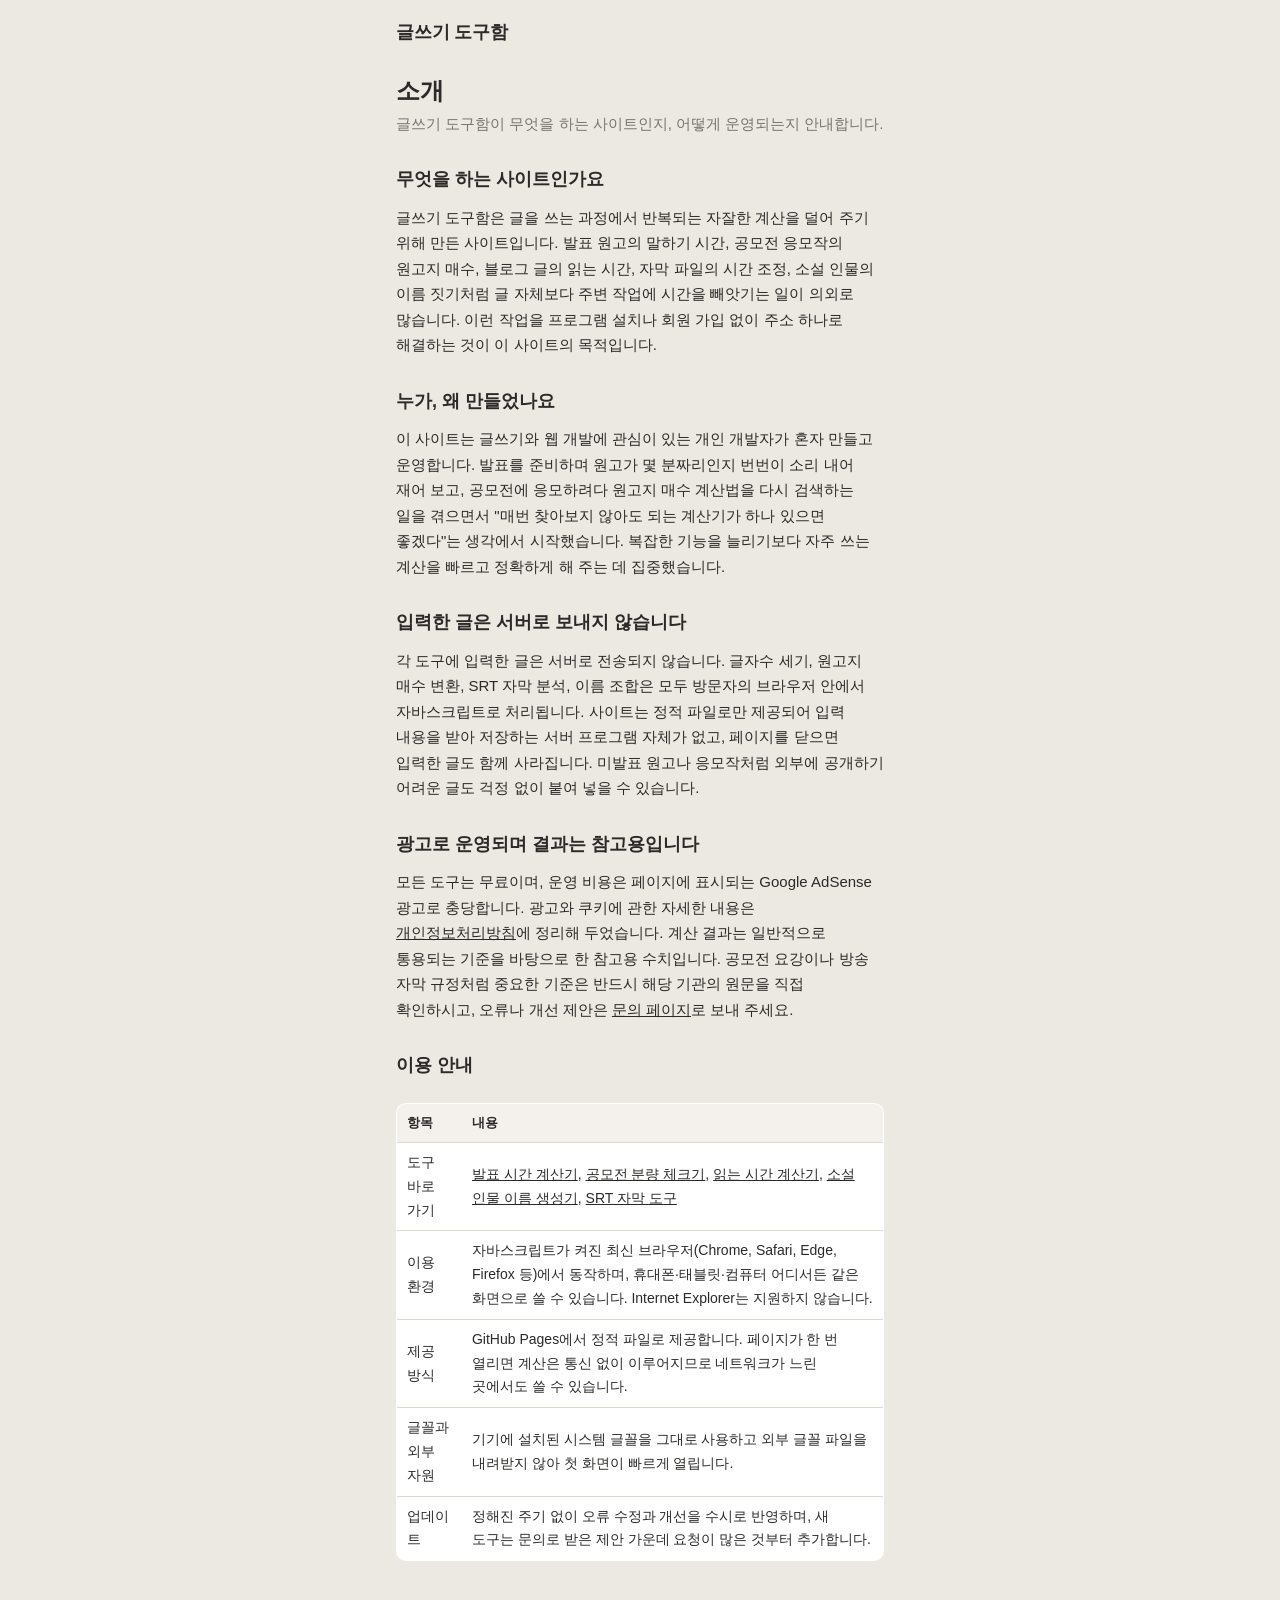
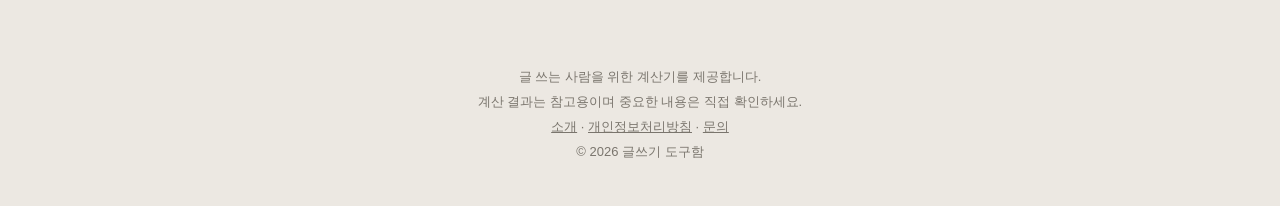
<file: about.html>
<!DOCTYPE html>
<html lang="ko">
<head>
<meta charset="utf-8">
<meta name="viewport" content="width=device-width, initial-scale=1">
<title>소개 | 글쓰기 도구함</title>
<meta name="description" content="글쓰기 도구함은 발표 시간·공모전 분량·읽는 시간·자막·인물 이름 계산을 돕는 무료 사이트입니다. 누가 왜 만들었는지, 입력한 글이 서버로 전송되지 않는 이유와 광고 운영 방식을 소개합니다.">
<link rel="canonical" href="https://choi-kwan-u.github.io/tools/about.html">
<meta property="og:type" content="website">
<meta property="og:title" content="소개 | 글쓰기 도구함">
<meta property="og:description" content="글쓰기 도구함은 발표 시간·공모전 분량·읽는 시간·자막·인물 이름 계산을 돕는 무료 사이트입니다. 누가 왜 만들었는지, 입력한 글이 서버로 전송되지 않는 이유와 광고 운영 방식을 소개합니다.">
<meta property="og:url" content="https://choi-kwan-u.github.io/tools/about.html">
<meta property="og:site_name" content="글쓰기 도구함">
<meta property="og:locale" content="ko_KR">
<meta name="twitter:card" content="summary">
<link rel="icon" href="data:image/svg+xml,%3Csvg%20xmlns='http://www.w3.org/2000/svg'%20viewBox='0%200%20100%20100'%3E%3Crect%20width='100'%20height='100'%20rx='20'%20fill='%233d3a35'/%3E%3Ctext%20x='50'%20y='70'%20font-size='56'%20text-anchor='middle'%20fill='white'%20font-family='sans-serif'%3E글%3C/text%3E%3C/svg%3E">
<link rel="stylesheet" href="css/style.css">
</head>
<body>
<div class="wrap">
  <div id="site-header"></div>
  <main>
    <h1>소개</h1>
    <p class="lead">글쓰기 도구함이 무엇을 하는 사이트인지, 어떻게 운영되는지 안내합니다.</p>

    <article class="article">
      <h2>무엇을 하는 사이트인가요</h2>
      <p>글쓰기 도구함은 글을 쓰는 과정에서 반복되는 자잘한 계산을 덜어 주기 위해 만든 사이트입니다. 발표 원고의 말하기 시간, 공모전 응모작의 원고지 매수, 블로그 글의 읽는 시간, 자막 파일의 시간 조정, 소설 인물의 이름 짓기처럼 글 자체보다 주변 작업에 시간을 빼앗기는 일이 의외로 많습니다. 이런 작업을 프로그램 설치나 회원 가입 없이 주소 하나로 해결하는 것이 이 사이트의 목적입니다.</p>

      <h2>누가, 왜 만들었나요</h2>
      <p>이 사이트는 글쓰기와 웹 개발에 관심이 있는 개인 개발자가 혼자 만들고 운영합니다. 발표를 준비하며 원고가 몇 분짜리인지 번번이 소리 내어 재어 보고, 공모전에 응모하려다 원고지 매수 계산법을 다시 검색하는 일을 겪으면서 "매번 찾아보지 않아도 되는 계산기가 하나 있으면 좋겠다"는 생각에서 시작했습니다. 복잡한 기능을 늘리기보다 자주 쓰는 계산을 빠르고 정확하게 해 주는 데 집중했습니다.</p>

      <h2>입력한 글은 서버로 보내지 않습니다</h2>
      <p>각 도구에 입력한 글은 서버로 전송되지 않습니다. 글자수 세기, 원고지 매수 변환, SRT 자막 분석, 이름 조합은 모두 방문자의 브라우저 안에서 자바스크립트로 처리됩니다. 사이트는 정적 파일로만 제공되어 입력 내용을 받아 저장하는 서버 프로그램 자체가 없고, 페이지를 닫으면 입력한 글도 함께 사라집니다. 미발표 원고나 응모작처럼 외부에 공개하기 어려운 글도 걱정 없이 붙여 넣을 수 있습니다.</p>

      <h2>광고로 운영되며 결과는 참고용입니다</h2>
      <p>모든 도구는 무료이며, 운영 비용은 페이지에 표시되는 Google AdSense 광고로 충당합니다. 광고와 쿠키에 관한 자세한 내용은 <a href="privacy.html">개인정보처리방침</a>에 정리해 두었습니다. 계산 결과는 일반적으로 통용되는 기준을 바탕으로 한 참고용 수치입니다. 공모전 요강이나 방송 자막 규정처럼 중요한 기준은 반드시 해당 기관의 원문을 직접 확인하시고, 오류나 개선 제안은 <a href="contact.html">문의 페이지</a>로 보내 주세요.</p>

      <h2>이용 안내</h2>
      <div class="table-wrap">
        <table>
          <thead>
            <tr><th>항목</th><th>내용</th></tr>
          </thead>
          <tbody>
            <tr><td>도구 바로 가기</td><td><a href="speech-time/">발표 시간 계산기</a>, <a href="contest-length/">공모전 분량 체크기</a>, <a href="reading-time/">읽는 시간 계산기</a>, <a href="name-generator/">소설 인물 이름 생성기</a>, <a href="srt-tool/">SRT 자막 도구</a></td></tr>
            <tr><td>이용 환경</td><td>자바스크립트가 켜진 최신 브라우저(Chrome, Safari, Edge, Firefox 등)에서 동작하며, 휴대폰·태블릿·컴퓨터 어디서든 같은 화면으로 쓸 수 있습니다. Internet Explorer는 지원하지 않습니다.</td></tr>
            <tr><td>제공 방식</td><td>GitHub Pages에서 정적 파일로 제공합니다. 페이지가 한 번 열리면 계산은 통신 없이 이루어지므로 네트워크가 느린 곳에서도 쓸 수 있습니다.</td></tr>
            <tr><td>글꼴과 외부 자원</td><td>기기에 설치된 시스템 글꼴을 그대로 사용하고 외부 글꼴 파일을 내려받지 않아 첫 화면이 빠르게 열립니다.</td></tr>
            <tr><td>업데이트</td><td>정해진 주기 없이 오류 수정과 개선을 수시로 반영하며, 새 도구는 문의로 받은 제안 가운데 요청이 많은 것부터 추가합니다.</td></tr>
          </tbody>
        </table>
      </div>
    </article>
  </main>

  <div class="ad-slot"><!-- AdSense 코드 자리 --></div>
  <div id="site-footer"></div>
</div>
<script src="js/common.js"></script>
</body>
</html>
</file>
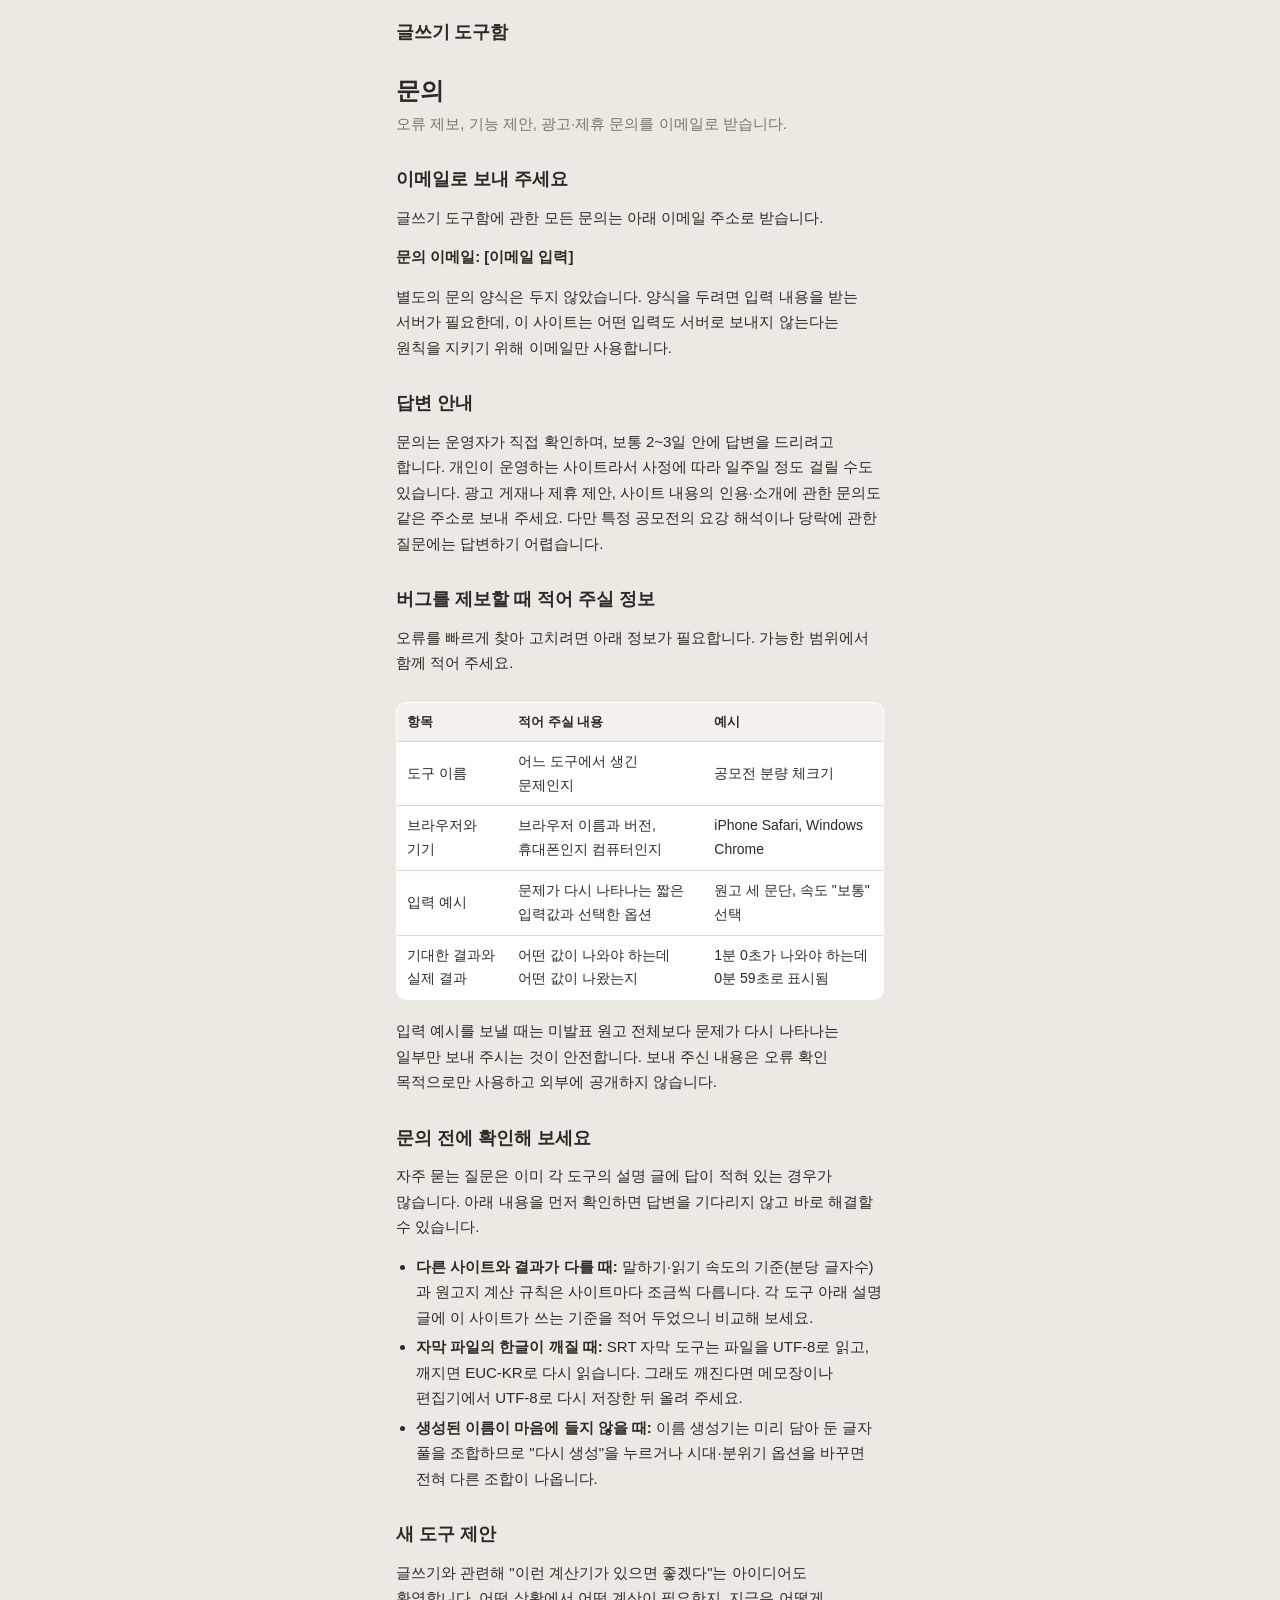
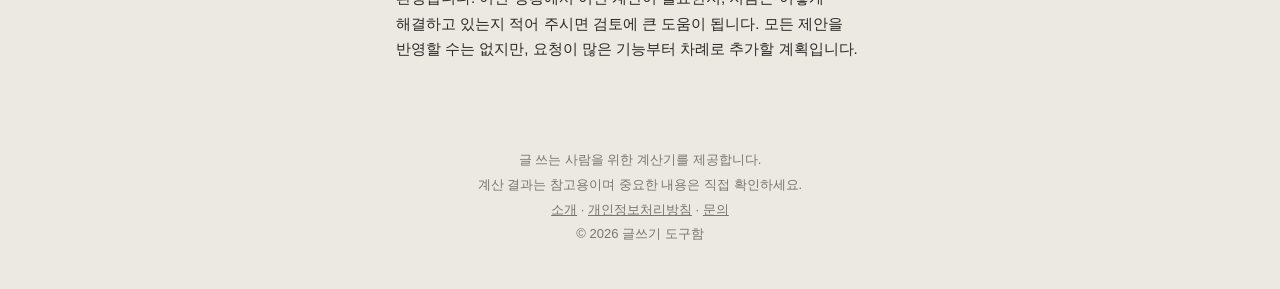
<file: contact.html>
<!DOCTYPE html>
<html lang="ko">
<head>
<meta charset="utf-8">
<meta name="viewport" content="width=device-width, initial-scale=1">
<title>문의 | 글쓰기 도구함</title>
<meta name="description" content="글쓰기 도구함에 대한 오류 제보, 기능 제안, 광고·제휴 문의를 이메일로 받습니다. 답변 소요 기간과 버그 제보 시 함께 적어 주실 정보(도구명·브라우저·입력 예시)를 안내합니다.">
<link rel="canonical" href="https://choi-kwan-u.github.io/tools/contact.html">
<meta property="og:type" content="website">
<meta property="og:title" content="문의 | 글쓰기 도구함">
<meta property="og:description" content="글쓰기 도구함에 대한 오류 제보, 기능 제안, 광고·제휴 문의를 이메일로 받습니다. 답변 소요 기간과 버그 제보 시 함께 적어 주실 정보(도구명·브라우저·입력 예시)를 안내합니다.">
<meta property="og:url" content="https://choi-kwan-u.github.io/tools/contact.html">
<meta property="og:site_name" content="글쓰기 도구함">
<meta property="og:locale" content="ko_KR">
<meta name="twitter:card" content="summary">
<link rel="icon" href="data:image/svg+xml,%3Csvg%20xmlns='http://www.w3.org/2000/svg'%20viewBox='0%200%20100%20100'%3E%3Crect%20width='100'%20height='100'%20rx='20'%20fill='%233d3a35'/%3E%3Ctext%20x='50'%20y='70'%20font-size='56'%20text-anchor='middle'%20fill='white'%20font-family='sans-serif'%3E글%3C/text%3E%3C/svg%3E">
<link rel="stylesheet" href="css/style.css">
</head>
<body>
<div class="wrap">
  <div id="site-header"></div>
  <main>
    <h1>문의</h1>
    <p class="lead">오류 제보, 기능 제안, 광고·제휴 문의를 이메일로 받습니다.</p>

    <article class="article">
      <h2>이메일로 보내 주세요</h2>
      <p>글쓰기 도구함에 관한 모든 문의는 아래 이메일 주소로 받습니다.</p>
      <!-- 아래 [이메일 입력] 자리에 실제 문의용 이메일 주소를 넣으세요. -->
      <p><strong>문의 이메일: [이메일 입력]</strong></p>
      <p>별도의 문의 양식은 두지 않았습니다. 양식을 두려면 입력 내용을 받는 서버가 필요한데, 이 사이트는 어떤 입력도 서버로 보내지 않는다는 원칙을 지키기 위해 이메일만 사용합니다.</p>

      <h2>답변 안내</h2>
      <p>문의는 운영자가 직접 확인하며, 보통 2~3일 안에 답변을 드리려고 합니다. 개인이 운영하는 사이트라서 사정에 따라 일주일 정도 걸릴 수도 있습니다. 광고 게재나 제휴 제안, 사이트 내용의 인용·소개에 관한 문의도 같은 주소로 보내 주세요. 다만 특정 공모전의 요강 해석이나 당락에 관한 질문에는 답변하기 어렵습니다.</p>

      <h2>버그를 제보할 때 적어 주실 정보</h2>
      <p>오류를 빠르게 찾아 고치려면 아래 정보가 필요합니다. 가능한 범위에서 함께 적어 주세요.</p>
      <div class="table-wrap">
        <table>
          <thead>
            <tr><th>항목</th><th>적어 주실 내용</th><th>예시</th></tr>
          </thead>
          <tbody>
            <tr><td>도구 이름</td><td>어느 도구에서 생긴 문제인지</td><td>공모전 분량 체크기</td></tr>
            <tr><td>브라우저와 기기</td><td>브라우저 이름과 버전, 휴대폰인지 컴퓨터인지</td><td>iPhone Safari, Windows Chrome</td></tr>
            <tr><td>입력 예시</td><td>문제가 다시 나타나는 짧은 입력값과 선택한 옵션</td><td>원고 세 문단, 속도 "보통" 선택</td></tr>
            <tr><td>기대한 결과와 실제 결과</td><td>어떤 값이 나와야 하는데 어떤 값이 나왔는지</td><td>1분 0초가 나와야 하는데 0분 59초로 표시됨</td></tr>
          </tbody>
        </table>
      </div>
      <p>입력 예시를 보낼 때는 미발표 원고 전체보다 문제가 다시 나타나는 일부만 보내 주시는 것이 안전합니다. 보내 주신 내용은 오류 확인 목적으로만 사용하고 외부에 공개하지 않습니다.</p>

      <h2>문의 전에 확인해 보세요</h2>
      <p>자주 묻는 질문은 이미 각 도구의 설명 글에 답이 적혀 있는 경우가 많습니다. 아래 내용을 먼저 확인하면 답변을 기다리지 않고 바로 해결할 수 있습니다.</p>
      <ul>
        <li><strong>다른 사이트와 결과가 다를 때:</strong> 말하기·읽기 속도의 기준(분당 글자수)과 원고지 계산 규칙은 사이트마다 조금씩 다릅니다. 각 도구 아래 설명 글에 이 사이트가 쓰는 기준을 적어 두었으니 비교해 보세요.</li>
        <li><strong>자막 파일의 한글이 깨질 때:</strong> SRT 자막 도구는 파일을 UTF-8로 읽고, 깨지면 EUC-KR로 다시 읽습니다. 그래도 깨진다면 메모장이나 편집기에서 UTF-8로 다시 저장한 뒤 올려 주세요.</li>
        <li><strong>생성된 이름이 마음에 들지 않을 때:</strong> 이름 생성기는 미리 담아 둔 글자 풀을 조합하므로 "다시 생성"을 누르거나 시대·분위기 옵션을 바꾸면 전혀 다른 조합이 나옵니다.</li>
      </ul>

      <h2>새 도구 제안</h2>
      <p>글쓰기와 관련해 "이런 계산기가 있으면 좋겠다"는 아이디어도 환영합니다. 어떤 상황에서 어떤 계산이 필요한지, 지금은 어떻게 해결하고 있는지 적어 주시면 검토에 큰 도움이 됩니다. 모든 제안을 반영할 수는 없지만, 요청이 많은 기능부터 차례로 추가할 계획입니다.</p>
    </article>
  </main>

  <div class="ad-slot"><!-- AdSense 코드 자리 --></div>
  <div id="site-footer"></div>
</div>
<script src="js/common.js"></script>
</body>
</html>
</file>
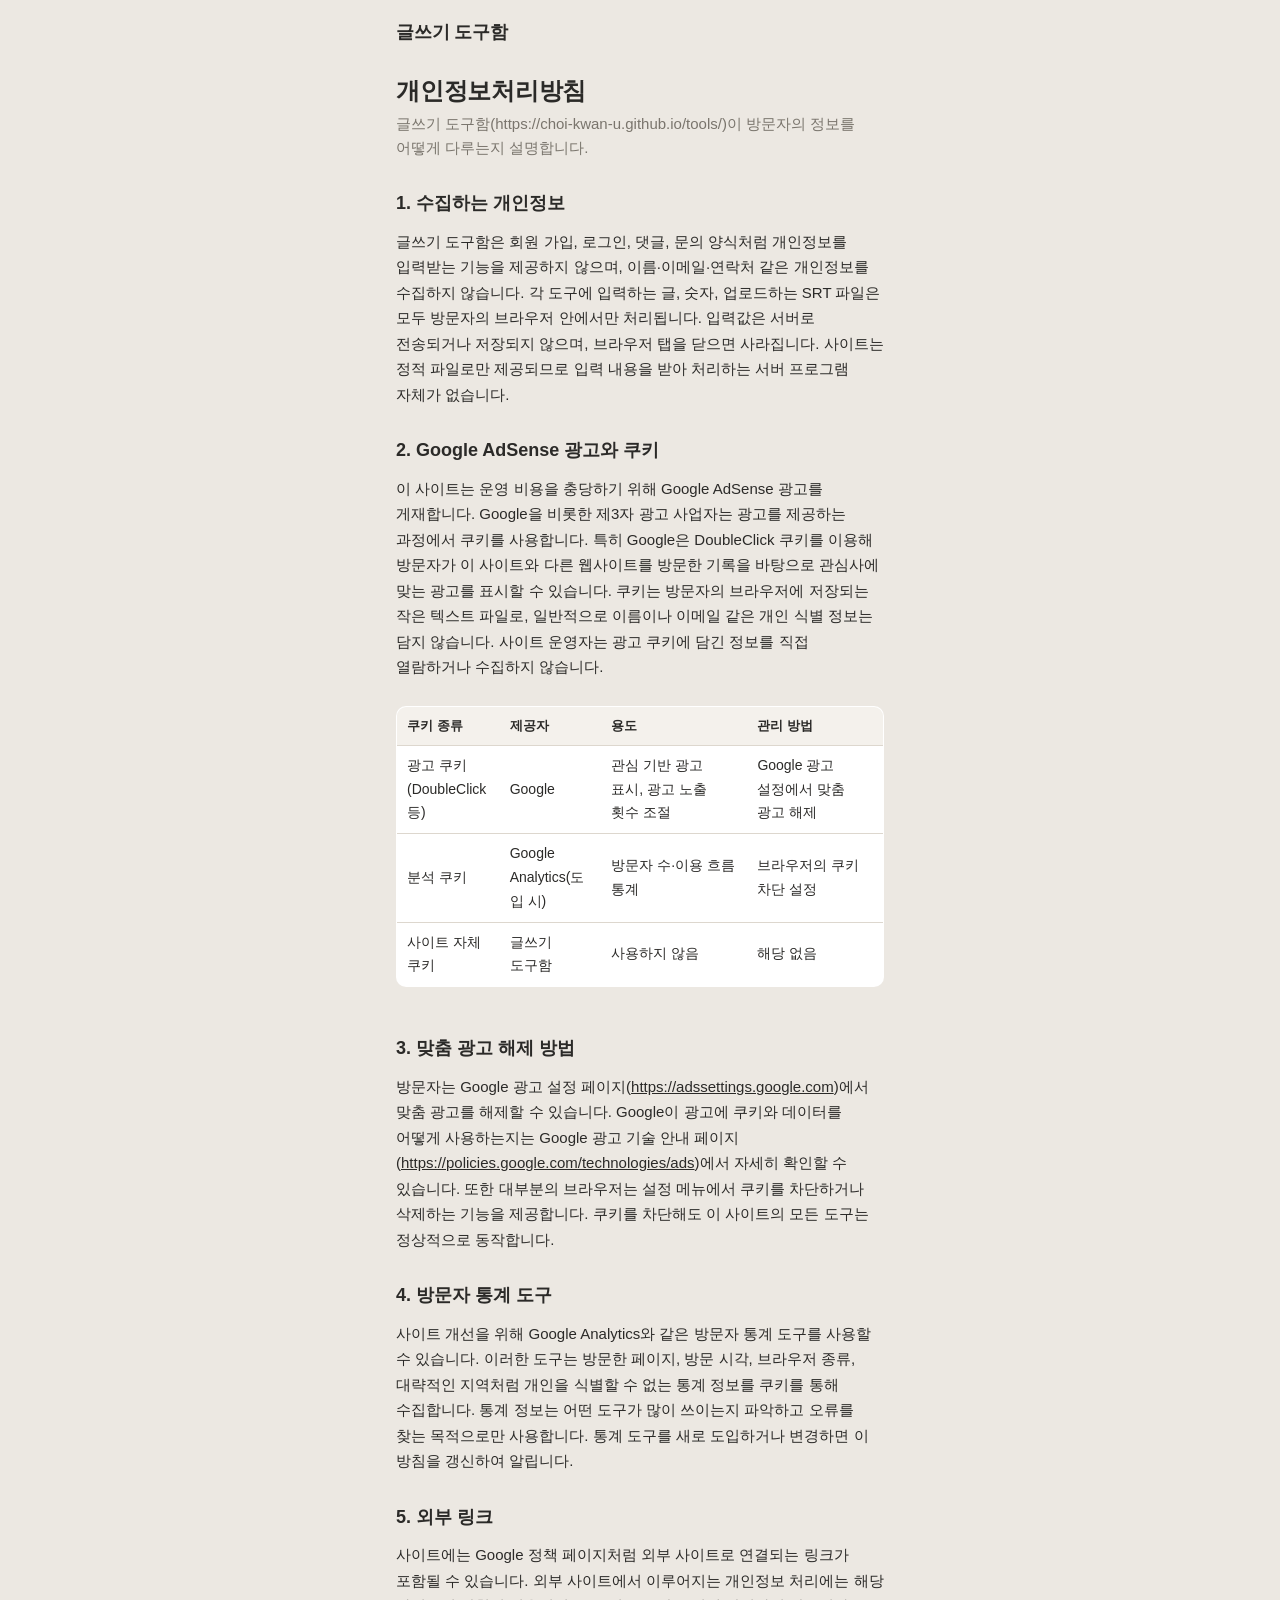
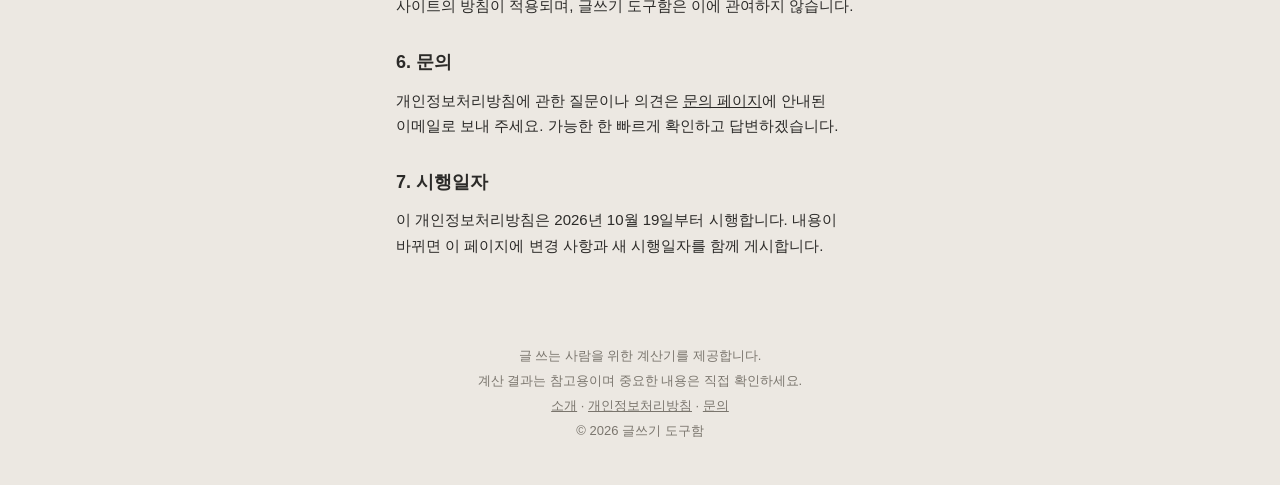
<file: privacy.html>
<!DOCTYPE html>
<html lang="ko">
<head>
<meta charset="utf-8">
<meta name="viewport" content="width=device-width, initial-scale=1">
<title>개인정보처리방침 | 글쓰기 도구함</title>
<meta name="description" content="글쓰기 도구함의 개인정보처리방침입니다. 개인정보를 수집하지 않으며 모든 입력은 브라우저 안에서 처리됩니다. Google AdSense 광고 쿠키, 맞춤 광고 해제 방법, 방문자 통계 도구 사용 가능성을 안내합니다.">
<link rel="canonical" href="https://choi-kwan-u.github.io/tools/privacy.html">
<meta property="og:type" content="website">
<meta property="og:title" content="개인정보처리방침 | 글쓰기 도구함">
<meta property="og:description" content="글쓰기 도구함의 개인정보처리방침입니다. 개인정보를 수집하지 않으며 모든 입력은 브라우저 안에서 처리됩니다. Google AdSense 광고 쿠키, 맞춤 광고 해제 방법, 방문자 통계 도구 사용 가능성을 안내합니다.">
<meta property="og:url" content="https://choi-kwan-u.github.io/tools/privacy.html">
<meta property="og:site_name" content="글쓰기 도구함">
<meta property="og:locale" content="ko_KR">
<meta name="twitter:card" content="summary">
<link rel="icon" href="data:image/svg+xml,%3Csvg%20xmlns='http://www.w3.org/2000/svg'%20viewBox='0%200%20100%20100'%3E%3Crect%20width='100'%20height='100'%20rx='20'%20fill='%233d3a35'/%3E%3Ctext%20x='50'%20y='70'%20font-size='56'%20text-anchor='middle'%20fill='white'%20font-family='sans-serif'%3E글%3C/text%3E%3C/svg%3E">
<link rel="stylesheet" href="css/style.css">
</head>
<body>
<div class="wrap">
  <div id="site-header"></div>
  <main>
    <h1>개인정보처리방침</h1>
    <p class="lead">글쓰기 도구함(https://choi-kwan-u.github.io/tools/)이 방문자의 정보를 어떻게 다루는지 설명합니다.</p>

    <article class="article">
      <h2>1. 수집하는 개인정보</h2>
      <p>글쓰기 도구함은 회원 가입, 로그인, 댓글, 문의 양식처럼 개인정보를 입력받는 기능을 제공하지 않으며, 이름·이메일·연락처 같은 개인정보를 수집하지 않습니다. 각 도구에 입력하는 글, 숫자, 업로드하는 SRT 파일은 모두 방문자의 브라우저 안에서만 처리됩니다. 입력값은 서버로 전송되거나 저장되지 않으며, 브라우저 탭을 닫으면 사라집니다. 사이트는 정적 파일로만 제공되므로 입력 내용을 받아 처리하는 서버 프로그램 자체가 없습니다.</p>

      <h2>2. Google AdSense 광고와 쿠키</h2>
      <p>이 사이트는 운영 비용을 충당하기 위해 Google AdSense 광고를 게재합니다. Google을 비롯한 제3자 광고 사업자는 광고를 제공하는 과정에서 쿠키를 사용합니다. 특히 Google은 DoubleClick 쿠키를 이용해 방문자가 이 사이트와 다른 웹사이트를 방문한 기록을 바탕으로 관심사에 맞는 광고를 표시할 수 있습니다. 쿠키는 방문자의 브라우저에 저장되는 작은 텍스트 파일로, 일반적으로 이름이나 이메일 같은 개인 식별 정보는 담지 않습니다. 사이트 운영자는 광고 쿠키에 담긴 정보를 직접 열람하거나 수집하지 않습니다.</p>
      <div class="table-wrap">
        <table>
          <thead>
            <tr><th>쿠키 종류</th><th>제공자</th><th>용도</th><th>관리 방법</th></tr>
          </thead>
          <tbody>
            <tr><td>광고 쿠키(DoubleClick 등)</td><td>Google</td><td>관심 기반 광고 표시, 광고 노출 횟수 조절</td><td>Google 광고 설정에서 맞춤 광고 해제</td></tr>
            <tr><td>분석 쿠키</td><td>Google Analytics(도입 시)</td><td>방문자 수·이용 흐름 통계</td><td>브라우저의 쿠키 차단 설정</td></tr>
            <tr><td>사이트 자체 쿠키</td><td>글쓰기 도구함</td><td>사용하지 않음</td><td>해당 없음</td></tr>
          </tbody>
        </table>
      </div>

      <h2>3. 맞춤 광고 해제 방법</h2>
      <p>방문자는 Google 광고 설정 페이지(<a href="https://adssettings.google.com">https://adssettings.google.com</a>)에서 맞춤 광고를 해제할 수 있습니다. Google이 광고에 쿠키와 데이터를 어떻게 사용하는지는 Google 광고 기술 안내 페이지(<a href="https://policies.google.com/technologies/ads">https://policies.google.com/technologies/ads</a>)에서 자세히 확인할 수 있습니다. 또한 대부분의 브라우저는 설정 메뉴에서 쿠키를 차단하거나 삭제하는 기능을 제공합니다. 쿠키를 차단해도 이 사이트의 모든 도구는 정상적으로 동작합니다.</p>

      <h2>4. 방문자 통계 도구</h2>
      <p>사이트 개선을 위해 Google Analytics와 같은 방문자 통계 도구를 사용할 수 있습니다. 이러한 도구는 방문한 페이지, 방문 시각, 브라우저 종류, 대략적인 지역처럼 개인을 식별할 수 없는 통계 정보를 쿠키를 통해 수집합니다. 통계 정보는 어떤 도구가 많이 쓰이는지 파악하고 오류를 찾는 목적으로만 사용합니다. 통계 도구를 새로 도입하거나 변경하면 이 방침을 갱신하여 알립니다.</p>

      <h2>5. 외부 링크</h2>
      <p>사이트에는 Google 정책 페이지처럼 외부 사이트로 연결되는 링크가 포함될 수 있습니다. 외부 사이트에서 이루어지는 개인정보 처리에는 해당 사이트의 방침이 적용되며, 글쓰기 도구함은 이에 관여하지 않습니다.</p>

      <h2>6. 문의</h2>
      <p>개인정보처리방침에 관한 질문이나 의견은 <a href="contact.html">문의 페이지</a>에 안내된 이메일로 보내 주세요. 가능한 한 빠르게 확인하고 답변하겠습니다.</p>

      <h2>7. 시행일자</h2>
      <p>이 개인정보처리방침은 2026년 10월 19일부터 시행합니다. 내용이 바뀌면 이 페이지에 변경 사항과 새 시행일자를 함께 게시합니다.</p>
    </article>
  </main>

  <div class="ad-slot"><!-- AdSense 코드 자리 --></div>
  <div id="site-footer"></div>
</div>
<script src="js/common.js"></script>
</body>
</html>
</file>
<file: css/style.css>
/* =========================================================
   글쓰기 도구함 — 공용 스타일
   모바일 우선, 가운데 한 열(최대 520px), 따뜻한 베이지 배경
   ========================================================= */
:root {
  --bg: #ece8e2;
  --text: #2b2a28;
  --muted: #7a756d;
  --card: #ffffff;
  --border: #ddd7ce;
  --chip-bg: #f4f1ec;
  --accent: #3d3a35;
  --ok: #2e7d32;
  --ok-bg: #e8f3e9;
  --bad: #c62828;
  --bad-bg: #fbe9e7;
  --warn: #b26a00;
  --warn-bg: #fff4e0;
  --max-width: 520px;
  --radius-card: 16px;
  --radius-btn: 12px;
  --font: -apple-system, "Apple SD Gothic Neo", "Malgun Gothic", sans-serif;
}

*, *::before, *::after { box-sizing: border-box; }

html { -webkit-text-size-adjust: 100%; }

body {
  margin: 0;
  background: var(--bg);
  color: var(--text);
  font-family: var(--font);
  font-size: 16px;
  line-height: 1.6;
  overflow-x: hidden;
  word-break: keep-all;
  overflow-wrap: anywhere;
}

a { color: var(--text); }
a:hover { color: var(--accent); }

img, svg, video { max-width: 100%; height: auto; }

/* ---------- 레이아웃 ---------- */
.wrap {
  max-width: var(--max-width);
  margin: 0 auto;
  padding: 0 16px;
}

main { padding-bottom: 8px; }

/* ---------- 헤더 ---------- */
.site-header {
  padding: 18px 0 8px;
}
.site-header .logo {
  font-weight: 700;
  font-size: 18px;
  text-decoration: none;
  color: var(--text);
  letter-spacing: -0.01em;
}

/* ---------- 제목/안내 ---------- */
h1 {
  font-size: 24px;
  line-height: 1.3;
  margin: 20px 0 6px;
  letter-spacing: -0.01em;
}
.lead {
  margin: 0 0 16px;
  color: var(--muted);
  font-size: 15px;
}
h2 { font-size: 18px; margin: 28px 0 10px; }
h3 { font-size: 16px; margin: 20px 0 8px; }

/* ---------- 카드 ---------- */
.card {
  background: var(--card);
  border: 1px solid var(--border);
  border-radius: var(--radius-card);
  padding: 20px;
  margin: 16px 0;
  box-shadow: none;
}
.card > :first-child { margin-top: 0; }
.card > :last-child { margin-bottom: 0; }

/* ---------- 입력 ---------- */
label.field-label,
.field-label {
  display: block;
  font-size: 13px;
  color: var(--muted);
  margin: 0 0 6px;
}
textarea,
input[type="text"],
input[type="number"],
input[type="email"],
select {
  width: 100%;
  font: inherit;
  font-size: 15px;
  color: var(--text);
  background: #fff;
  border: 1px solid var(--border);
  border-radius: 10px;
  padding: 12px;
  outline: none;
}
textarea {
  min-height: 180px;
  resize: vertical;
  line-height: 1.6;
}
textarea:focus, input:focus, select:focus {
  border-color: var(--accent);
}
input[type="number"] { -moz-appearance: textfield; }
input[type="number"]::-webkit-outer-spin-button,
input[type="number"]::-webkit-inner-spin-button { -webkit-appearance: none; margin: 0; }
input[type="file"] {
  width: 100%;
  font-size: 14px;
  color: var(--muted);
}
.field { margin: 14px 0; }
.field-row {
  display: flex;
  gap: 8px;
  align-items: center;
}
.field-row > * { flex: 1 1 0; min-width: 0; }
.field-row .unit { flex: 0 0 auto; color: var(--muted); font-size: 14px; }
.inline-input { width: auto; max-width: 120px; padding: 8px 10px; font-size: 14px; }
.hint { font-size: 13px; color: var(--muted); margin: 6px 0 0; }
.checkbox-row {
  display: flex;
  align-items: center;
  gap: 8px;
  font-size: 14px;
  margin: 12px 0;
}
.checkbox-row input { width: 18px; height: 18px; margin: 0; accent-color: var(--accent); }

/* ---------- 칩(pill) 버튼 묶음 ---------- */
.chip-group { margin: 14px 0; }
.chip-group-title {
  font-size: 12px;
  color: var(--muted);
  margin: 0 0 6px;
}
.chips {
  display: flex;
  flex-wrap: wrap;
  gap: 8px;
}
.chip {
  font: inherit;
  font-size: 14px;
  line-height: 1.2;
  padding: 7px 13px;
  background: var(--chip-bg);
  border: 1px solid var(--border);
  border-radius: 999px;
  color: var(--text);
  cursor: pointer;
  -webkit-tap-highlight-color: transparent;
  transition: background .12s, color .12s;
}
.chip:hover { border-color: var(--accent); }
.chip.is-active,
.chip[aria-pressed="true"] {
  background: var(--accent);
  color: #fff;
  border-color: var(--accent);
}

/* ---------- 버튼 ---------- */
.btn-primary {
  display: block;
  width: 100%;
  height: 52px;
  margin: 16px 0 0;
  background: var(--accent);
  color: #fff;
  font: inherit;
  font-size: 16px;
  font-weight: 700;
  border: none;
  border-radius: var(--radius-btn);
  cursor: pointer;
  -webkit-tap-highlight-color: transparent;
}
.btn-primary:hover { background: #2b2925; }
.btn-primary:disabled { opacity: .5; cursor: not-allowed; }
.btn-secondary,
.btn-small {
  display: inline-block;
  font: inherit;
  font-size: 14px;
  padding: 8px 14px;
  background: #fff;
  color: var(--text);
  border: 1px solid var(--border);
  border-radius: 10px;
  cursor: pointer;
  -webkit-tap-highlight-color: transparent;
}
.btn-secondary:hover, .btn-small:hover { border-color: var(--accent); }
.btn-row {
  display: flex;
  flex-wrap: wrap;
  gap: 8px;
  margin-top: 12px;
}

/* ---------- 결과 ---------- */
.result { margin-top: 18px; padding-top: 16px; border-top: 1px solid var(--border); }
.result-label { font-size: 12px; color: var(--muted); margin: 0 0 2px; }
.result-big {
  font-size: 32px;
  font-weight: 700;
  line-height: 1.2;
  margin: 0;
  letter-spacing: -0.02em;
}
.result-grid {
  display: grid;
  grid-template-columns: 1fr 1fr;
  gap: 12px 16px;
  margin-top: 14px;
}
.result-item .label {
  display: block;
  font-size: 12px;
  color: var(--muted);
}
.result-item .value {
  display: block;
  font-size: 16px;
  font-weight: 600;
}

/* 상태 배지 */
.status {
  display: inline-block;
  font-size: 14px;
  font-weight: 600;
  padding: 6px 12px;
  border-radius: 999px;
  margin-top: 8px;
}
.status-ok { color: var(--ok); background: var(--ok-bg); }
.status-bad { color: var(--bad); background: var(--bad-bg); }
.status-warn { color: var(--warn); background: var(--warn-bg); }
.text-ok { color: var(--ok); }
.text-bad { color: var(--bad); }
.text-muted { color: var(--muted); }

/* ---------- 탭 ---------- */
.tabs {
  display: flex;
  gap: 6px;
  border-bottom: 1px solid var(--border);
  margin: 0 0 16px;
}
.tab {
  font: inherit;
  font-size: 14px;
  padding: 10px 12px;
  background: none;
  border: none;
  border-bottom: 2px solid transparent;
  color: var(--muted);
  cursor: pointer;
  margin-bottom: -1px;
}
.tab.is-active,
.tab[aria-selected="true"] {
  color: var(--text);
  font-weight: 700;
  border-bottom-color: var(--accent);
}
.tab-panel[hidden] { display: none; }

/* ---------- 목록/미리보기 ---------- */
.plain-list { list-style: none; padding: 0; margin: 0; }
.plain-list li { padding: 8px 0; border-bottom: 1px solid var(--border); font-size: 14px; }
.plain-list li:last-child { border-bottom: none; }
pre.preview {
  background: var(--chip-bg);
  border: 1px solid var(--border);
  border-radius: 10px;
  padding: 12px;
  font-size: 13px;
  line-height: 1.5;
  max-height: 260px;
  overflow: auto;
  white-space: pre-wrap;
  word-break: break-all;
  margin: 12px 0 0;
}
.name-grid {
  display: grid;
  grid-template-columns: repeat(2, 1fr);
  gap: 8px;
  margin-top: 14px;
}
.name-card {
  position: relative;
  background: var(--chip-bg);
  border: 1px solid var(--border);
  border-radius: 12px;
  padding: 12px 10px;
  text-align: center;
  font-size: 18px;
  font-weight: 600;
  cursor: pointer;
  user-select: none;
  -webkit-tap-highlight-color: transparent;
}
.name-card:hover { border-color: var(--accent); }
.name-card.is-pinned { border-color: var(--accent); background: #fff; }
.name-card .pin {
  position: absolute;
  top: 4px;
  right: 6px;
  font-size: 14px;
  line-height: 1;
  padding: 4px;
  background: none;
  border: none;
  cursor: pointer;
  color: var(--muted);
}
.name-card.is-pinned .pin { color: var(--accent); }
.name-card .copied {
  position: absolute;
  left: 0; right: 0; bottom: 2px;
  font-size: 11px;
  font-weight: 400;
  color: var(--muted);
}

/* ---------- 광고 자리 ---------- */
.ad-slot {
  margin: 20px 0;
  min-height: 0;
}

/* ---------- 다른 도구 ---------- */
.other-tools { margin: 24px 0; }
.other-tools h2 { font-size: 15px; color: var(--muted); margin: 0 0 8px; font-weight: 600; }
.other-tools ul { list-style: none; padding: 0; margin: 0; }
.other-tools li { padding: 6px 0; font-size: 15px; }
.other-tools a { text-decoration: none; font-weight: 600; }
.other-tools a:hover { text-decoration: underline; }
.other-tools .desc { color: var(--muted); font-weight: 400; font-size: 14px; margin-left: 6px; }

/* ---------- 홈 도구 목록 ---------- */
.site-intro { color: var(--muted); font-size: 15px; margin: 0 0 8px; }
.tool-list { list-style: none; padding: 0; margin: 0 0 8px; }
.tool-list li { padding: 10px 0; border-bottom: 1px solid var(--border); }
.tool-list li:last-child { border-bottom: none; }
.tool-list a { font-weight: 700; text-decoration: none; font-size: 16px; }
.tool-list a:hover { text-decoration: underline; }
.tool-list .desc { display: block; color: var(--muted); font-size: 14px; margin-top: 2px; }

/* ---------- 설명 글 ---------- */
.article {
  font-size: 15px;
  line-height: 1.7;
  margin: 24px 0;
}
.article h2 { font-size: 18px; margin: 28px 0 10px; }
.article h3 { font-size: 16px; margin: 20px 0 8px; }
.article p { margin: 0 0 14px; }
.article ul, .article ol { padding-left: 20px; margin: 0 0 14px; }
.article li { margin: 4px 0; }
.article table {
  width: 100%;
  border-collapse: collapse;
  font-size: 14px;
  margin: 12px 0 18px;
  background: #fff;
  border: 1px solid var(--border);
  border-radius: 10px;
  overflow: hidden;
}
.article th, .article td {
  padding: 8px 10px;
  text-align: left;
  border-bottom: 1px solid var(--border);
}
.article th { background: var(--chip-bg); font-weight: 600; font-size: 13px; }
.article tr:last-child td { border-bottom: none; }
.table-wrap { overflow-x: auto; }
code { font-family: ui-monospace, SFMono-Regular, Menlo, Consolas, monospace; font-size: 0.92em; background: #fff; padding: 1px 5px; border-radius: 4px; border: 1px solid var(--border); }

/* ---------- 푸터 ---------- */
.site-footer {
  padding: 32px 0 40px;
  text-align: center;
  font-size: 13px;
  color: var(--muted);
}
.site-footer p { margin: 4px 0; }
.site-footer a { color: var(--muted); }

/* ---------- 유틸 ---------- */
.sr-only {
  position: absolute; width: 1px; height: 1px; padding: 0; margin: -1px;
  overflow: hidden; clip: rect(0,0,0,0); white-space: nowrap; border: 0;
}
.hidden { display: none !important; }
.mt-0 { margin-top: 0 !important; }
.mt-8 { margin-top: 8px; }
.mt-16 { margin-top: 16px; }
.small { font-size: 13px; }

@media (max-width: 360px) {
  .result-grid { grid-template-columns: 1fr; }
  .name-grid { grid-template-columns: 1fr 1fr; }
}
</file>
